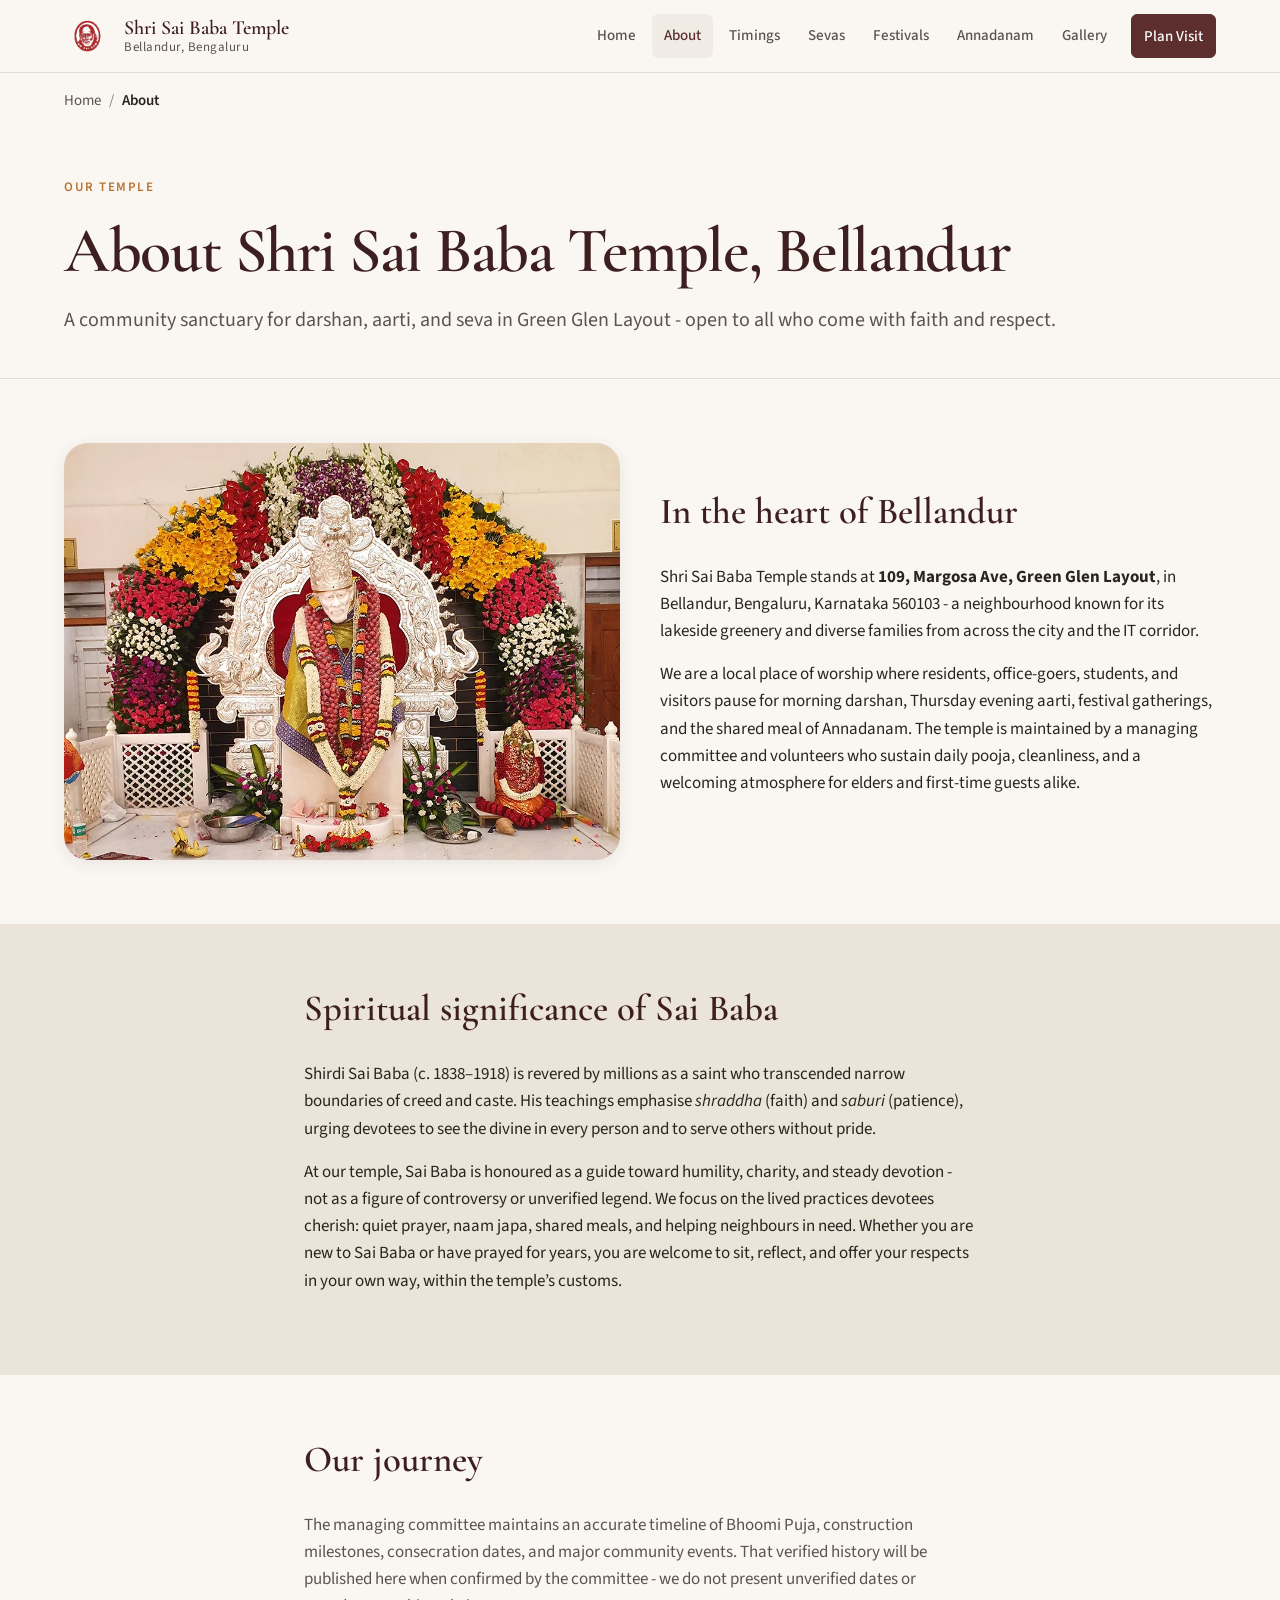
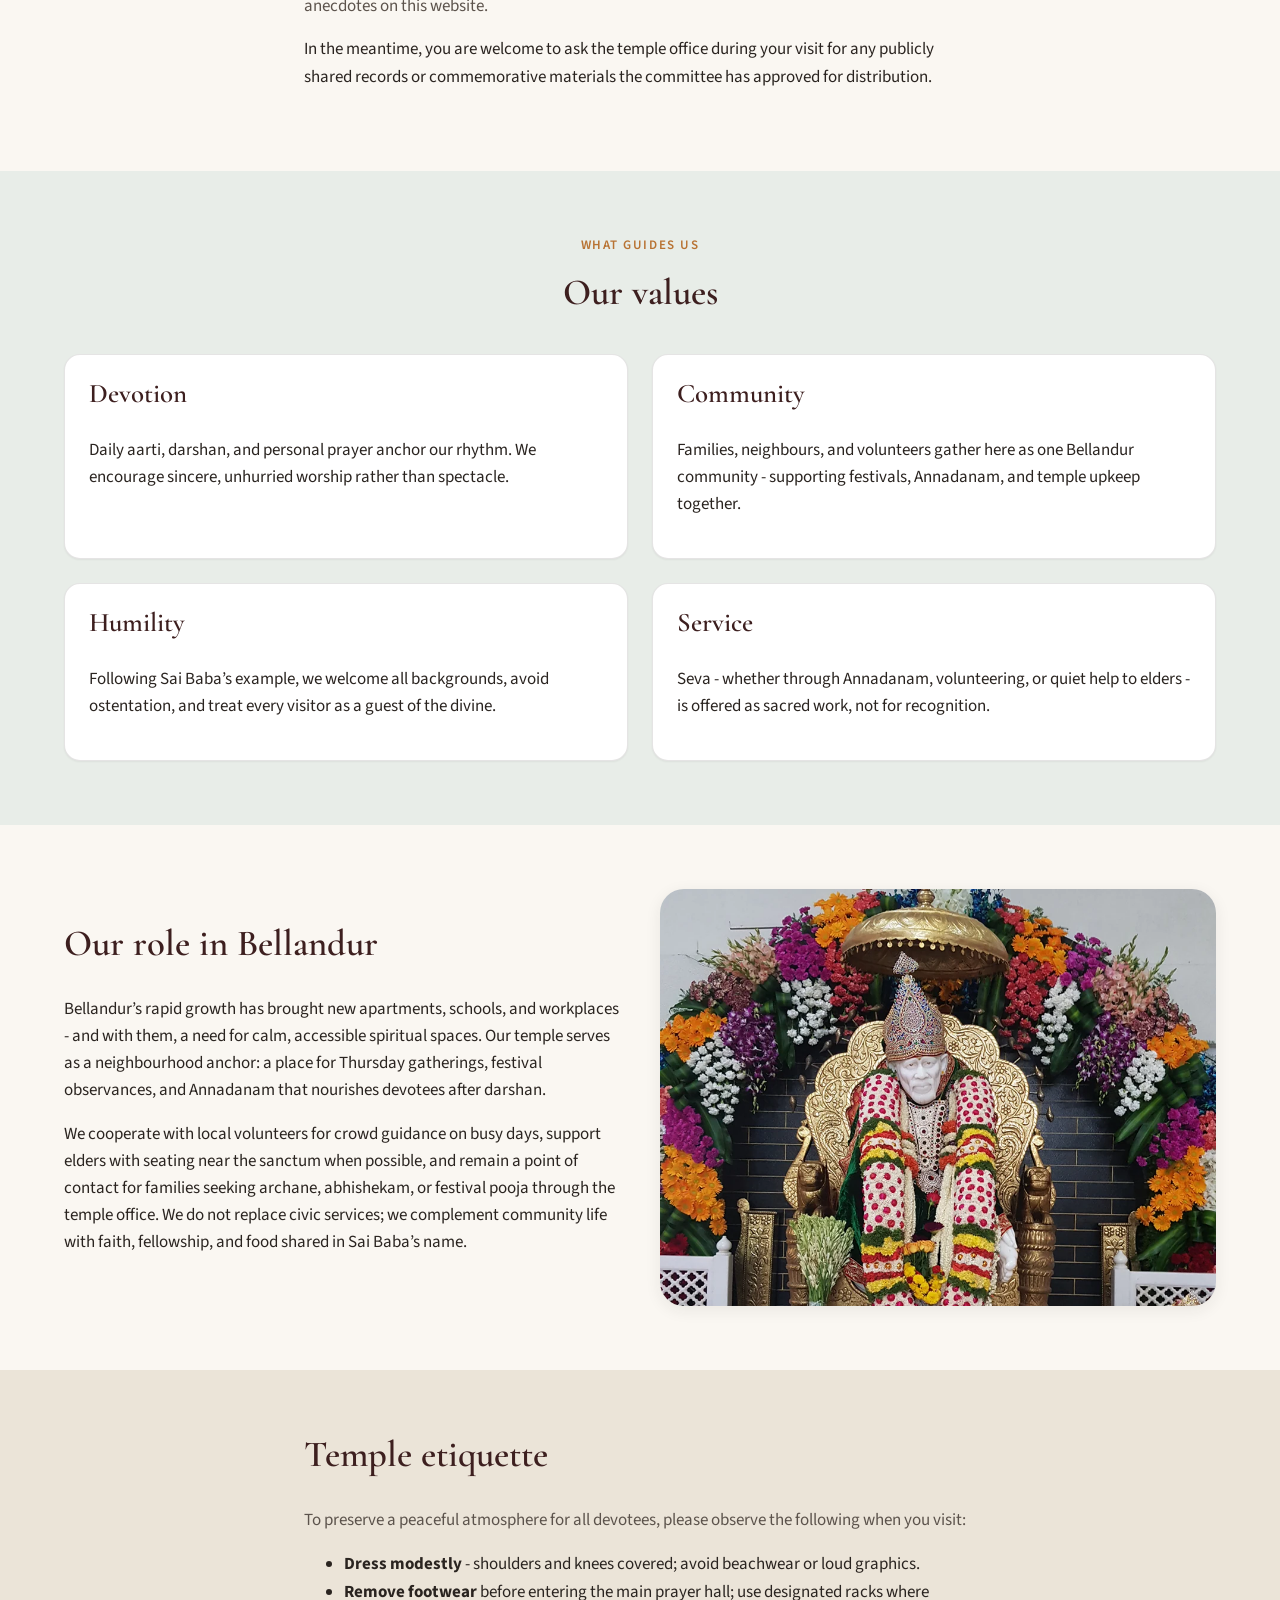
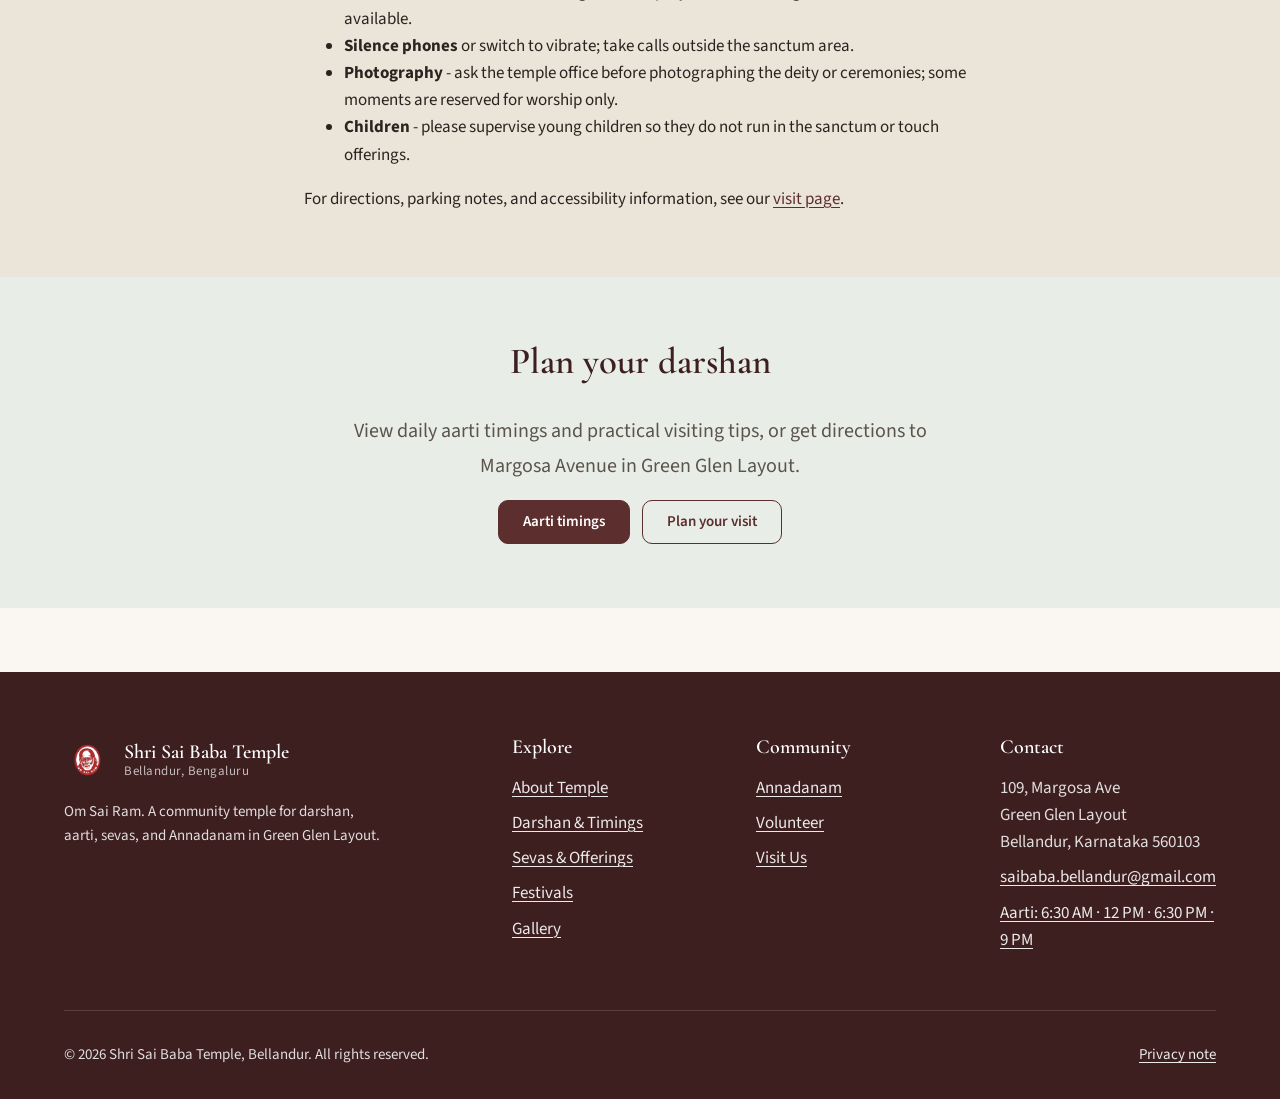
<file: about.html>
<!DOCTYPE html>
<html lang="en">

<head>
  <meta charset="utf-8" />
  <meta name="viewport" content="width=device-width, initial-scale=1" />
  <title>About Shri Sai Baba Temple, Bellandur | Our Story &amp; Values</title>
  <meta name="description" content="Learn about Shri Sai Baba Temple in Green Glen Layout, Bellandur - our spiritual purpose, community role, values, and visitor etiquette for a respectful darshan." />
  <link rel="canonical" href="https://bellandursaibabatemple.com/about.html" />
  <meta property="og:type" content="website" />
  <meta property="og:url" content="https://bellandursaibabatemple.com/about.html" />
  <meta property="og:title" content="About Shri Sai Baba Temple, Bellandur" />
  <meta property="og:description" content="Our temple in Green Glen Layout welcomes devotees for darshan, aarti, and community seva rooted in Sai Baba’s teachings." />
  <meta property="og:image" content="https://bellandursaibabatemple.com/assets/images/history-of-our-temple.webp" />
  <meta name="twitter:card" content="summary_large_image" />
  <meta name="twitter:title" content="About Shri Sai Baba Temple, Bellandur" />
  <meta name="twitter:description" content="Spiritual significance, community values, and visitor etiquette at our Bellandur temple." />
  <link rel="icon" href="assets/icons/favicon.svg" type="image/svg+xml" />
  <link rel="preconnect" href="https://fonts.googleapis.com" />
  <link rel="preconnect" href="https://fonts.gstatic.com" crossorigin />
  <link href="https://fonts.googleapis.com/css2?family=Cormorant+Garamond:ital,wght@0,500;0,600;0,700;1,500&family=Source+Sans+3:wght@400;500;600;700&display=swap" rel="stylesheet" />
  <link rel="stylesheet" href="assets/css/style.css" />
  <link rel="stylesheet" href="assets/css/components.css" />
  <link rel="stylesheet" href="assets/css/responsive.css" />
</head>

<body>
  <a href="#main" class="skip-link">Skip to main content</a>

  <header class="site-header">
    <div class="container site-header__inner">
      <a href="index.html" class="site-logo" aria-label="Shri Sai Baba Temple, Bellandur - Home">
        <img src="assets/images/logo.webp" alt="" width="48" height="48" />
        <span class="site-logo__text">
          <span class="site-logo__name">Shri Sai Baba Temple</span>
          <span class="site-logo__place">Bellandur, Bengaluru</span>
        </span>
      </a>

      <nav class="nav-primary" aria-label="Primary">
        <a href="index.html">Home</a>
        <a href="about.html" aria-current="page">About</a>
        <a href="timings.html">Timings</a>
        <a href="sevas.html">Sevas</a>
        <a href="festivals.html">Festivals</a>
        <a href="annadanam.html">Annadanam</a>
        <a href="gallery.html">Gallery</a>
        <a href="visit.html" class="btn btn--primary nav-cta">Plan Visit</a>
      </nav>

      <button type="button" class="nav-toggle" data-nav-toggle aria-expanded="false" aria-controls="mobile-nav" aria-label="Open menu">
        <svg xmlns="http://www.w3.org/2000/svg" width="24" height="24" viewBox="0 0 24 24" fill="none" stroke="currentColor" stroke-width="2" stroke-linecap="round" stroke-linejoin="round" aria-hidden="true">
          <line x1="4" x2="20" y1="12" y2="12"></line>
          <line x1="4" x2="20" y1="6" y2="6"></line>
          <line x1="4" x2="20" y1="18" y2="18"></line>
        </svg>
      </button>
    </div>
  </header>

  <div class="mobile-nav" data-mobile-nav id="mobile-nav" aria-hidden="true">
    <div class="mobile-nav__backdrop" data-nav-backdrop></div>
    <div class="mobile-nav__panel">
      <button type="button" class="nav-toggle mobile-nav__close" data-nav-close aria-label="Close menu">
        <svg xmlns="http://www.w3.org/2000/svg" width="24" height="24" viewBox="0 0 24 24" fill="none" stroke="currentColor" stroke-width="2" stroke-linecap="round" stroke-linejoin="round" aria-hidden="true">
          <path d="M18 6 6 18"></path>
          <path d="m6 6 12 12"></path>
        </svg>
      </button>
      <nav aria-label="Mobile">
        <ul class="mobile-nav__links">
          <li><a href="index.html">Home</a></li>
          <li><a href="about.html" aria-current="page">About</a></li>
          <li><a href="timings.html">Timings</a></li>
          <li><a href="sevas.html">Sevas</a></li>
          <li><a href="festivals.html">Festivals</a></li>
          <li><a href="annadanam.html">Annadanam</a></li>
          <li><a href="gallery.html">Gallery</a></li>
          <li><a href="visit.html">Visit Us</a></li>
          <li><a href="volunteer.html">Volunteer</a></li>
        </ul>
      </nav>
    </div>
  </div>

  <main id="main">
    <div class="container">
      <nav class="breadcrumbs" aria-label="Breadcrumb">
        <ol>
          <li><a href="index.html">Home</a></li>
          <li><span aria-current="page">About</span></li>
        </ol>
      </nav>
    </div>

    <header class="page-hero">
      <div class="container">
        <p class="eyebrow">Our temple</p>
        <h1>About Shri Sai Baba Temple, Bellandur</h1>
        <p class="lead mb-0">A community sanctuary for darshan, aarti, and seva in Green Glen Layout - open to all who come with faith and respect.</p>
      </div>
    </header>

    <section class="section" aria-labelledby="overview-heading">
      <div class="container split">
        <div class="split__media">
          <img src="assets/images/history-of-our-temple.webp" alt="Devotees gathered at Shri Sai Baba Temple, Bellandur" width="800" height="600" loading="lazy" />
        </div>
        <div>
          <h2 id="overview-heading">In the heart of Bellandur</h2>
          <p>Shri Sai Baba Temple stands at <strong>109, Margosa Ave, Green Glen Layout</strong>, in Bellandur, Bengaluru, Karnataka 560103 - a neighbourhood known for its lakeside greenery and diverse families from
            across the city and the IT corridor.</p>
          <p>We are a local place of worship where residents, office-goers, students, and visitors pause for morning darshan, Thursday evening aarti, festival gatherings, and the shared meal of Annadanam. The temple is
            maintained by a managing committee and volunteers who sustain daily pooja, cleanliness, and a welcoming atmosphere for elders and first-time guests alike.</p>
        </div>
      </div>
    </section>

    <section class="section section--sand" aria-labelledby="significance-heading">
      <div class="container container--narrow">
        <h2 id="significance-heading">Spiritual significance of Sai Baba</h2>
        <p>Shirdi Sai Baba (c. 1838–1918) is revered by millions as a saint who transcended narrow boundaries of creed and caste. His teachings emphasise <em>shraddha</em> (faith) and <em>saburi</em> (patience), urging
          devotees to see the divine in every person and to serve others without pride.</p>
        <p>At our temple, Sai Baba is honoured as a guide toward humility, charity, and steady devotion - not as a figure of controversy or unverified legend. We focus on the lived practices devotees cherish: quiet
          prayer, naam japa, shared meals, and helping neighbours in need. Whether you are new to Sai Baba or have prayed for years, you are welcome to sit, reflect, and offer your respects in your own way, within the
          temple’s customs.</p>
      </div>
    </section>

    <section class="section" aria-labelledby="journey-heading">
      <div class="container container--narrow">
        <h2 id="journey-heading">Our journey</h2>
        <!-- Replace with verified temple-specific content -->
        <p class="text-muted">The managing committee maintains an accurate timeline of Bhoomi Puja, construction milestones, consecration dates, and major community events. That verified history will be published here
          when confirmed by the committee - we do not present unverified dates or anecdotes on this website.</p>
        <p>In the meantime, you are welcome to ask the temple office during your visit for any publicly shared records or commemorative materials the committee has approved for distribution.</p>
      </div>
    </section>

    <section class="section section--leaf" aria-labelledby="values-heading">
      <div class="container">
        <header class="section__header section__header--center">
          <p class="eyebrow">What guides us</p>
          <h2 id="values-heading">Our values</h2>
        </header>
        <div class="card-grid card-grid--2 values-grid">
          <article class="card">
            <div class="card__body">
              <h3>Devotion</h3>
              <p>Daily aarti, darshan, and personal prayer anchor our rhythm. We encourage sincere, unhurried worship rather than spectacle.</p>
            </div>
          </article>
          <article class="card">
            <div class="card__body">
              <h3>Community</h3>
              <p>Families, neighbours, and volunteers gather here as one Bellandur community - supporting festivals, Annadanam, and temple upkeep together.</p>
            </div>
          </article>
          <article class="card">
            <div class="card__body">
              <h3>Humility</h3>
              <p>Following Sai Baba’s example, we welcome all backgrounds, avoid ostentation, and treat every visitor as a guest of the divine.</p>
            </div>
          </article>
          <article class="card">
            <div class="card__body">
              <h3>Service</h3>
              <p>Seva - whether through Annadanam, volunteering, or quiet help to elders - is offered as sacred work, not for recognition.</p>
            </div>
          </article>
        </div>
      </div>
    </section>

    <section class="section" aria-labelledby="community-heading">
      <div class="container split split--reverse">
        <div class="split__media">
          <img src="assets/images/bhumi-puja.webp" alt="Community gathering during temple ceremonies in Bellandur" width="800" height="600" loading="lazy" />
        </div>
        <div>
          <h2 id="community-heading">Our role in Bellandur</h2>
          <p>Bellandur’s rapid growth has brought new apartments, schools, and workplaces - and with them, a need for calm, accessible spiritual spaces. Our temple serves as a neighbourhood anchor: a place for Thursday
            gatherings, festival observances, and Annadanam that nourishes devotees after darshan.</p>
          <p>We cooperate with local volunteers for crowd guidance on busy days, support elders with seating near the sanctum when possible, and remain a point of contact for families seeking archane, abhishekam, or
            festival pooja through the temple office. We do not replace civic services; we complement community life with faith, fellowship, and food shared in Sai Baba’s name.</p>
        </div>
      </div>
    </section>

    <section class="section section--sand" aria-labelledby="etiquette-heading">
      <div class="container container--narrow">
        <h2 id="etiquette-heading">Temple etiquette</h2>
        <p class="text-muted">To preserve a peaceful atmosphere for all devotees, please observe the following when you visit:</p>
        <ul class="etiquette-list">
          <li><strong>Dress modestly</strong> - shoulders and knees covered; avoid beachwear or loud graphics.</li>
          <li><strong>Remove footwear</strong> before entering the main prayer hall; use designated racks where available.</li>
          <li><strong>Silence phones</strong> or switch to vibrate; take calls outside the sanctum area.</li>
          <li><strong>Photography</strong> - ask the temple office before photographing the deity or ceremonies; some moments are reserved for worship only.</li>
          <li><strong>Children</strong> - please supervise young children so they do not run in the sanctum or touch offerings.</li>
        </ul>
        <p class="mb-0">For directions, parking notes, and accessibility information, see our <a href="visit.html">visit page</a>.</p>
      </div>
    </section>

    <section class="section section--leaf" aria-labelledby="about-cta-heading">
      <div class="container text-center">
        <h2 id="about-cta-heading">Plan your darshan</h2>
        <p class="lead" style="margin-inline: auto; max-width: 36rem;">View daily aarti timings and practical visiting tips, or get directions to Margosa Avenue in Green Glen Layout.</p>
        <div class="btn-group" style="justify-content: center;">
          <a href="timings.html" class="btn btn--primary">Aarti timings</a>
          <a href="visit.html" class="btn btn--secondary">Plan your visit</a>
        </div>
      </div>
    </section>
  </main>

  <footer class="site-footer">
    <div class="container">
      <div class="site-footer__grid">
        <div>
          <a href="index.html" class="site-logo" style="color: var(--color-white); margin-bottom: var(--space-4);">
            <img src="assets/images/logo.webp" alt="" width="48" height="48" />
            <span class="site-logo__text">
              <span class="site-logo__name" style="color: var(--color-white);">Shri Sai Baba Temple</span>
              <span class="site-logo__place" style="color: rgba(255,255,255,0.7);">Bellandur, Bengaluru</span>
            </span>
          </a>
          <p class="text-small" style="max-width: 20rem;">Om Sai Ram. A community temple for darshan, aarti, sevas, and Annadanam in Green Glen Layout.</p>
        </div>
        <div>
          <h3>Explore</h3>
          <ul>
            <li><a href="about.html">About Temple</a></li>
            <li><a href="timings.html">Darshan &amp; Timings</a></li>
            <li><a href="sevas.html">Sevas &amp; Offerings</a></li>
            <li><a href="festivals.html">Festivals</a></li>
            <li><a href="gallery.html">Gallery</a></li>
          </ul>
        </div>
        <div>
          <h3>Community</h3>
          <ul>
            <li><a href="annadanam.html">Annadanam</a></li>
            <li><a href="volunteer.html">Volunteer</a></li>
            <li><a href="visit.html">Visit Us</a></li>
          </ul>
        </div>
        <div>
          <h3>Contact</h3>
          <ul>
            <li>109, Margosa Ave<br />Green Glen Layout<br />Bellandur, Karnataka 560103</li>
            <li><a href="mailto:saibaba.bellandur@gmail.com">saibaba.bellandur@gmail.com</a></li>
            <li><a href="timings.html">Aarti: 6:30 AM · 12 PM · 6:30 PM · 9 PM</a></li>
          </ul>
        </div>
      </div>
      <div class="site-footer__bottom">
        <p class="mb-0">&copy; <span id="year">2026</span> Shri Sai Baba Temple, Bellandur. All rights reserved.</p>
        <p class="mb-0"><a href="visit.html#privacy">Privacy note</a></p>
      </div>
    </div>
  </footer>

  <script src="assets/js/navigation.js" defer></script>
  <script src="assets/js/main.js" defer></script>
  <script>
    document.getElementById('year').textContent = new Date().getFullYear();
  </script>
</body>

</html>
</file>
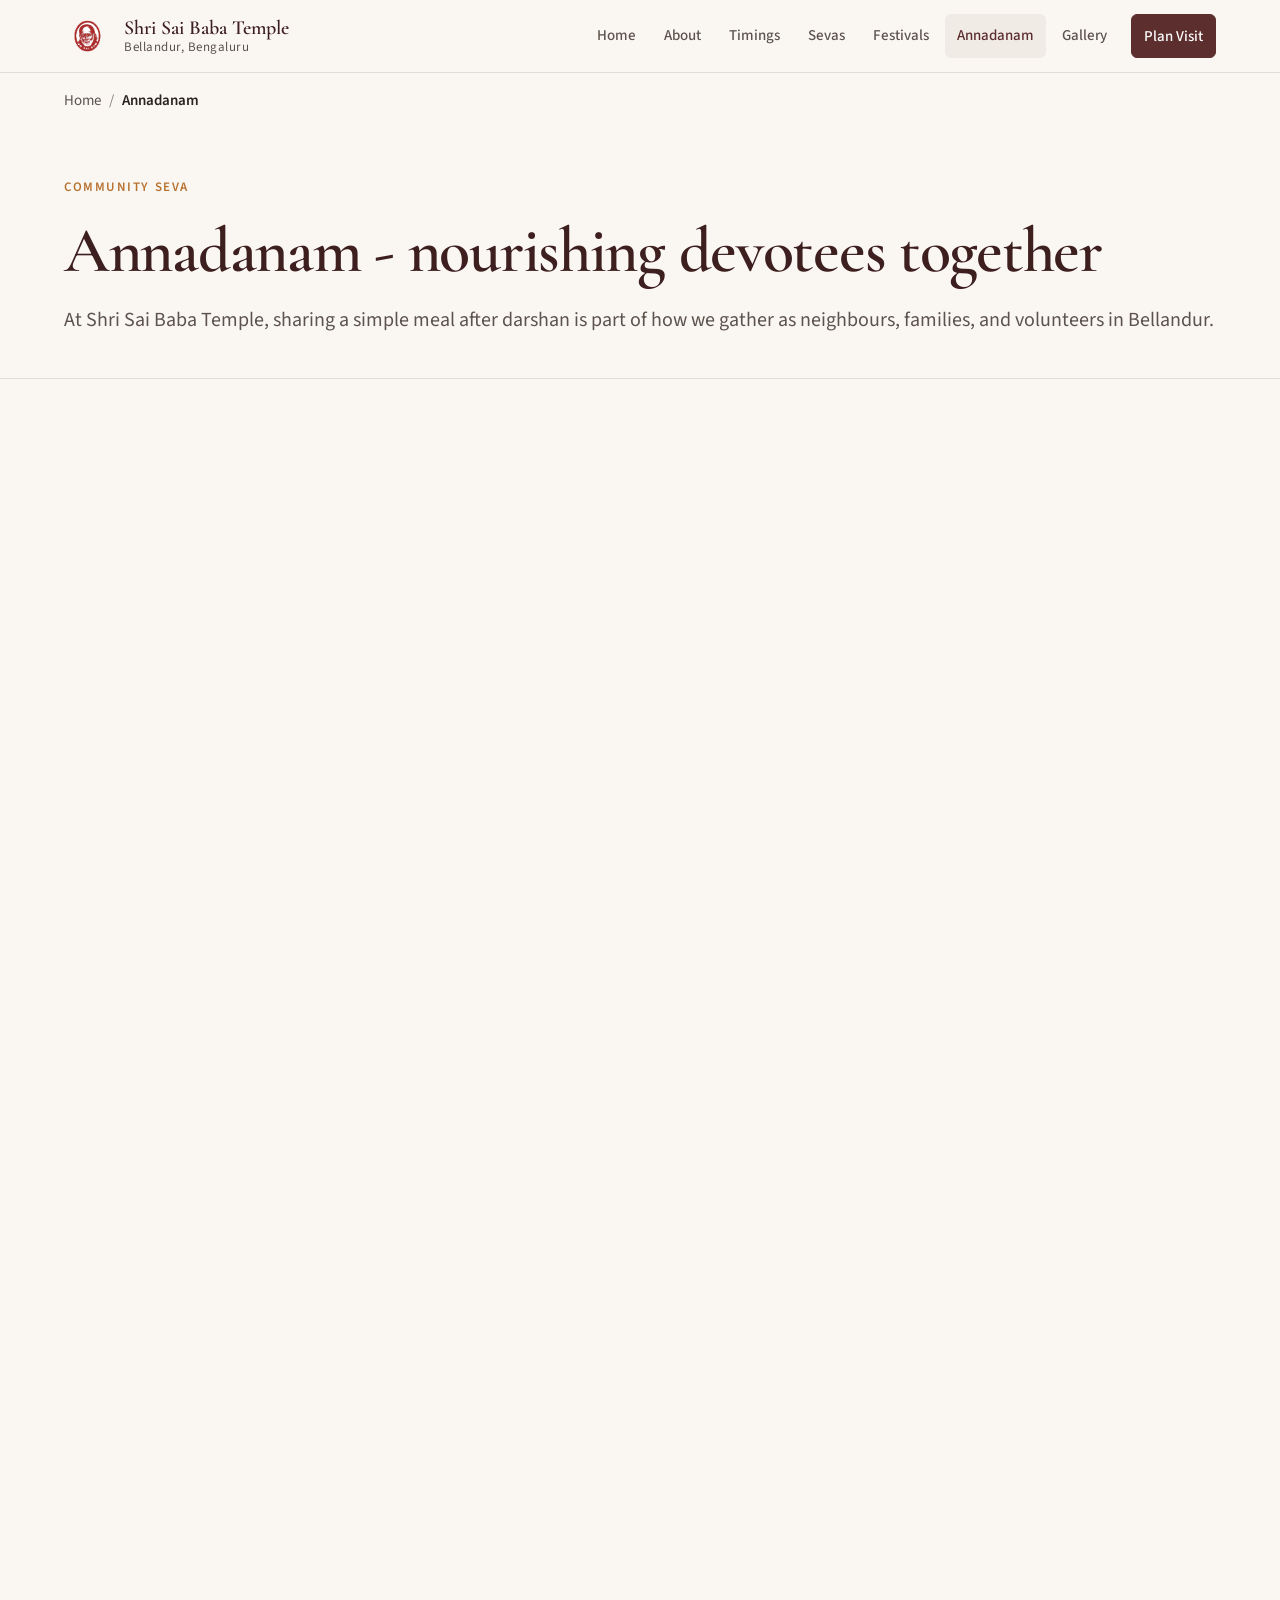
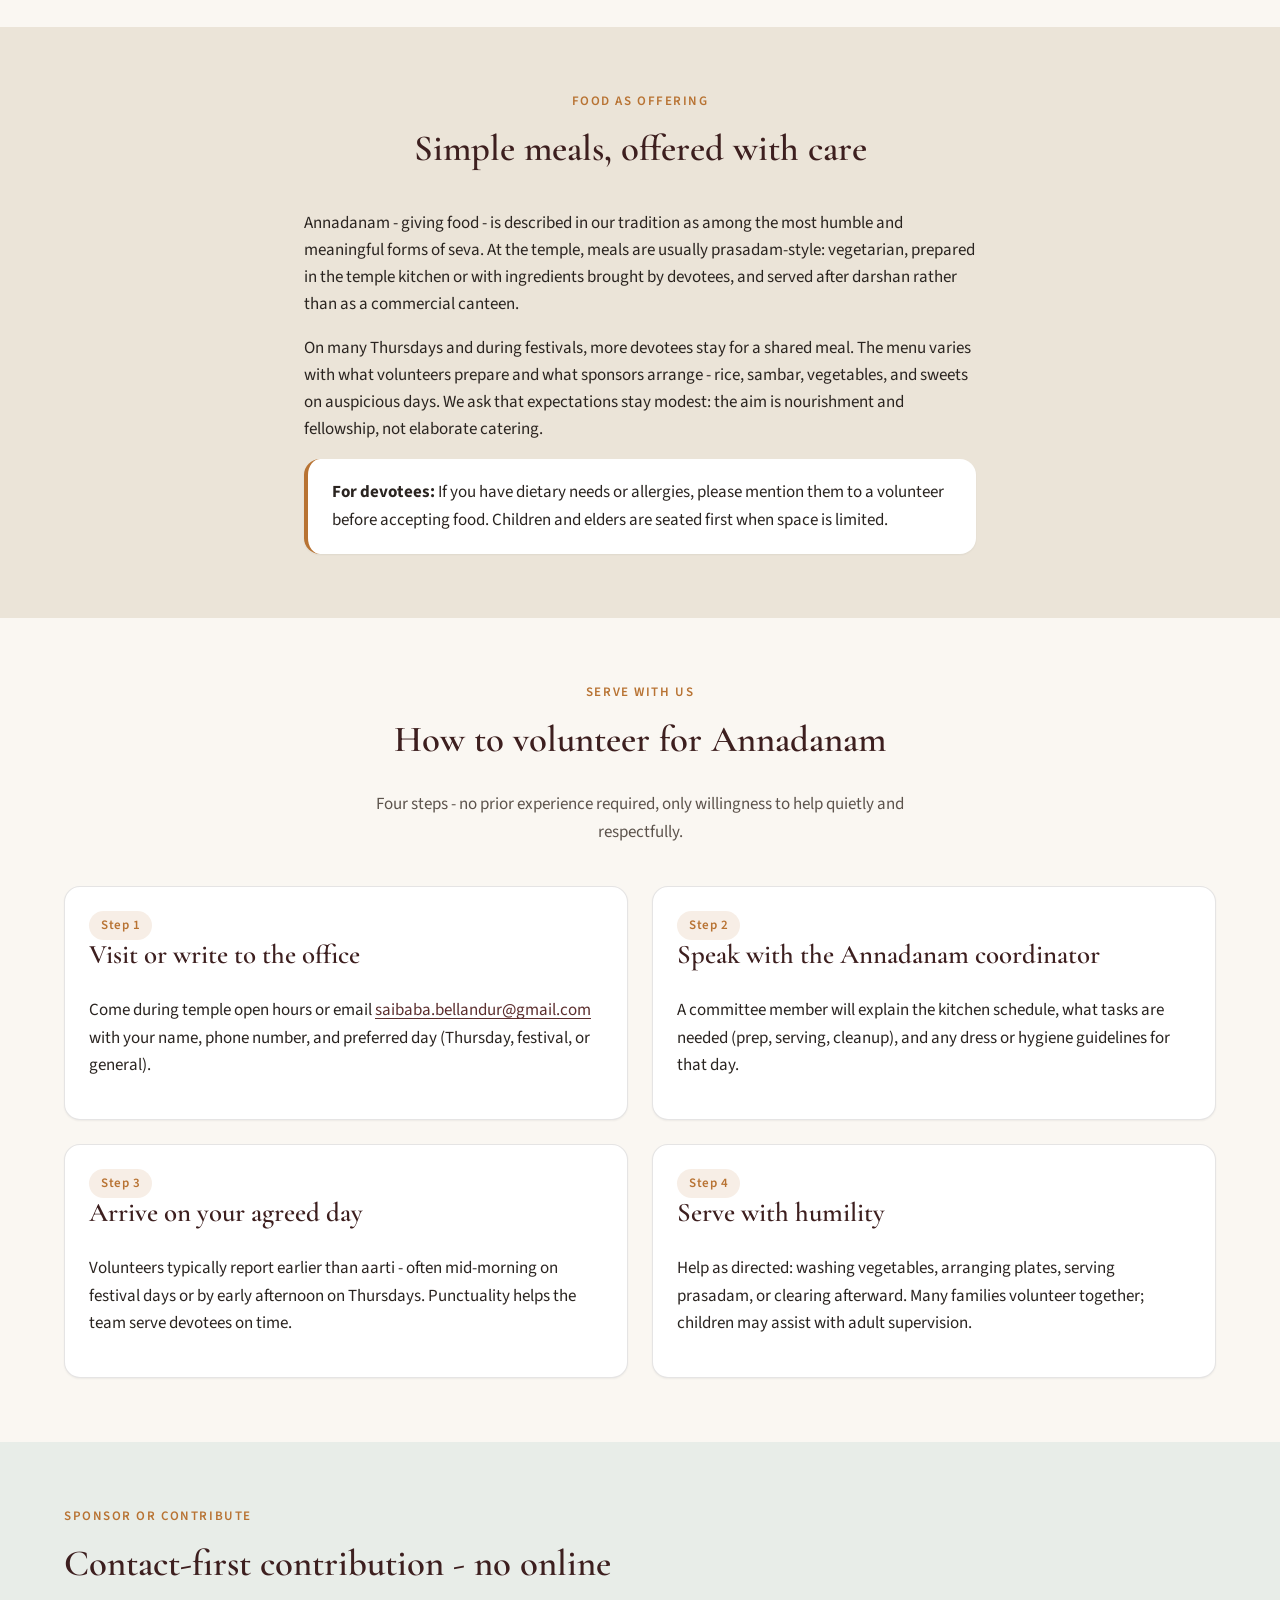
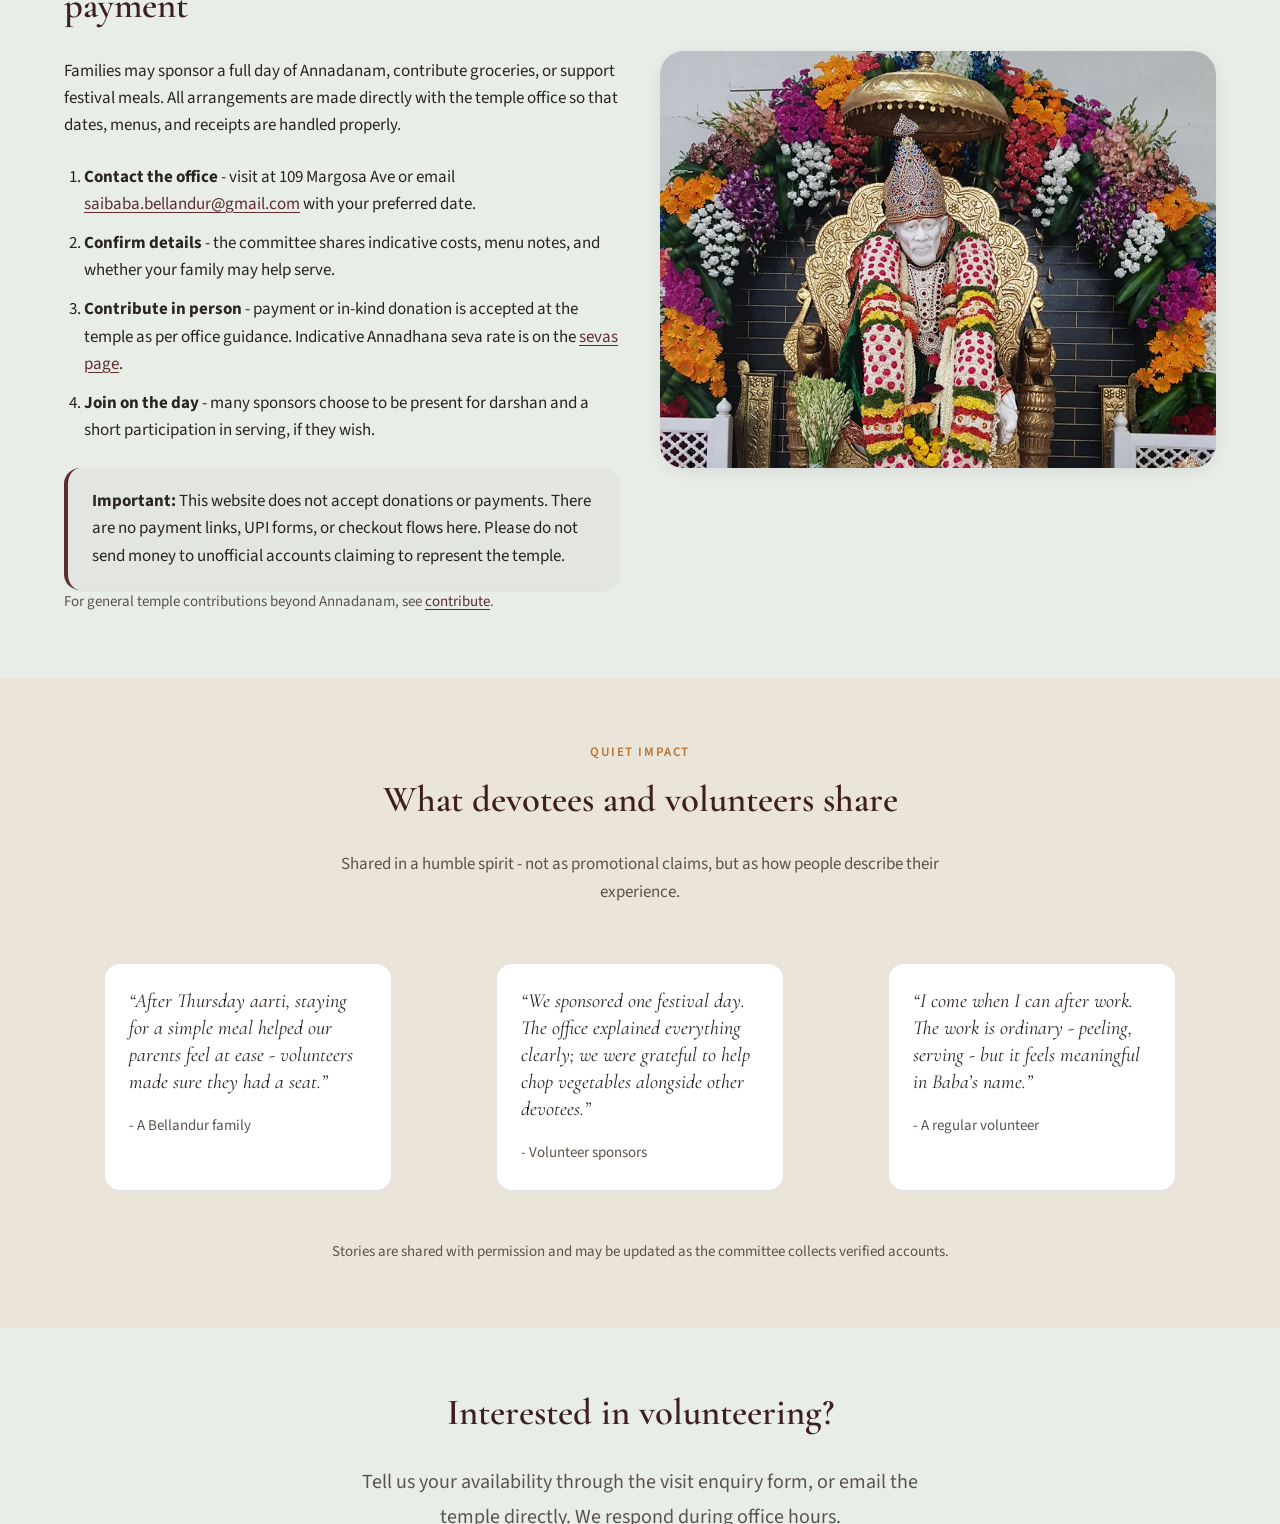
<file: annadanam.html>
<!DOCTYPE html>
<html lang="en">

<head>
  <meta charset="utf-8" />
  <meta name="viewport" content="width=device-width, initial-scale=1" />
  <title>Annadanam &amp; Volunteering | Shri Sai Baba Temple, Bellandur</title>
  <meta name="description" content="Annadanam seva at Shri Sai Baba Temple, Bellandur - community meals after darshan. Volunteer, sponsor a day, or contribute through the temple office. No online payments." />
  <link rel="canonical" href="https://bellandursaibabatemple.com/annadanam.html" />
  <meta property="og:type" content="website" />
  <meta property="og:url" content="https://bellandursaibabatemple.com/annadanam.html" />
  <meta property="og:title" content="Annadanam &amp; Volunteering | Shri Sai Baba Temple, Bellandur" />
  <meta property="og:description" content="Food as sacred offering - volunteer for Annadanam or sponsor a community meal through the temple office." />
  <meta property="og:image" content="https://bellandursaibabatemple.com/assets/images/bhumi-puja.webp" />
  <meta name="twitter:card" content="summary_large_image" />
  <meta name="twitter:title" content="Annadanam | Shri Sai Baba Temple, Bellandur" />
  <meta name="twitter:description" content="Community meals and volunteering at Shri Sai Baba Temple, Bellandur." />
  <link rel="icon" href="assets/icons/favicon.svg" type="image/svg+xml" />
  <link rel="preconnect" href="https://fonts.googleapis.com" />
  <link rel="preconnect" href="https://fonts.gstatic.com" crossorigin />
  <link href="https://fonts.googleapis.com/css2?family=Cormorant+Garamond:ital,wght@0,500;0,600;0,700;1,500&family=Source+Sans+3:wght@400;500;600;700&display=swap" rel="stylesheet" />
  <link rel="stylesheet" href="assets/css/style.css" />
  <link rel="stylesheet" href="assets/css/components.css" />
  <link rel="stylesheet" href="assets/css/responsive.css" />
</head>

<body>
  <a href="#main" class="skip-link">Skip to main content</a>

  <header class="site-header">
    <div class="container site-header__inner">
      <a href="index.html" class="site-logo" aria-label="Shri Sai Baba Temple, Bellandur - Home">
        <img src="assets/images/logo.webp" alt="" width="48" height="48" />
        <span class="site-logo__text">
          <span class="site-logo__name">Shri Sai Baba Temple</span>
          <span class="site-logo__place">Bellandur, Bengaluru</span>
        </span>
      </a>

      <nav class="nav-primary" aria-label="Primary">
        <a href="index.html">Home</a>
        <a href="about.html">About</a>
        <a href="timings.html">Timings</a>
        <a href="sevas.html">Sevas</a>
        <a href="festivals.html">Festivals</a>
        <a href="annadanam.html" aria-current="page">Annadanam</a>
        <a href="gallery.html">Gallery</a>
        <a href="visit.html" class="btn btn--primary nav-cta">Plan Visit</a>
      </nav>

      <button type="button" class="nav-toggle" data-nav-toggle aria-expanded="false" aria-controls="mobile-nav" aria-label="Open menu">
        <svg xmlns="http://www.w3.org/2000/svg" width="24" height="24" viewBox="0 0 24 24" fill="none" stroke="currentColor" stroke-width="2" stroke-linecap="round" stroke-linejoin="round" aria-hidden="true">
          <line x1="4" x2="20" y1="12" y2="12"></line>
          <line x1="4" x2="20" y1="6" y2="6"></line>
          <line x1="4" x2="20" y1="18" y2="18"></line>
        </svg>
      </button>
    </div>
  </header>

  <div class="mobile-nav" data-mobile-nav id="mobile-nav" aria-hidden="true">
    <div class="mobile-nav__backdrop" data-nav-backdrop></div>
    <div class="mobile-nav__panel">
      <button type="button" class="nav-toggle mobile-nav__close" data-nav-close aria-label="Close menu">
        <svg xmlns="http://www.w3.org/2000/svg" width="24" height="24" viewBox="0 0 24 24" fill="none" stroke="currentColor" stroke-width="2" stroke-linecap="round" stroke-linejoin="round" aria-hidden="true">
          <path d="M18 6 6 18"></path>
          <path d="m6 6 12 12"></path>
        </svg>
      </button>
      <nav aria-label="Mobile">
        <ul class="mobile-nav__links">
          <li><a href="index.html">Home</a></li>
          <li><a href="about.html">About</a></li>
          <li><a href="timings.html">Timings</a></li>
          <li><a href="sevas.html">Sevas</a></li>
          <li><a href="festivals.html">Festivals</a></li>
          <li><a href="annadanam.html" aria-current="page">Annadanam</a></li>
          <li><a href="gallery.html">Gallery</a></li>
          <li><a href="visit.html">Visit Us</a></li>
          <li><a href="volunteer.html">Contribute</a></li>
        </ul>
      </nav>
    </div>
  </div>

  <main id="main">
    <div class="container">
      <nav class="breadcrumbs" aria-label="Breadcrumb">
        <ol>
          <li><a href="index.html">Home</a></li>
          <li><span aria-current="page">Annadanam</span></li>
        </ol>
      </nav>
    </div>

    <!-- CMS: page hero -->
    <header class="page-hero">
      <div class="container">
        <p class="eyebrow">Community seva</p>
        <h1>Annadanam - nourishing devotees together</h1>
        <p class="lead mb-0">At Shri Sai Baba Temple, sharing a simple meal after darshan is part of how we gather as neighbours, families, and volunteers in Bellandur.</p>
      </div>
    </header>

    <!-- CMS: community anchor -->
    <section class="section section--lazy" aria-labelledby="anchor-heading">
      <div class="container split">
        <div class="split__media">
          <img src="assets/images/history-of-our-temple.webp" alt="Devotees gathered at the temple after darshan" width="800" height="600" loading="lazy" />
        </div>
        <div>
          <p class="eyebrow">Our community</p>
          <h2 id="anchor-heading">The temple as a neighbourhood anchor</h2>
          <p class="lead">Beyond daily aarti, this temple is a steady meeting place for residents of Green Glen Layout and families from across Bengaluru’s IT corridor.</p>
          <p>Annadanam is not a separate programme from worship - it grows out of the same spirit of fellowship that brings people together for Thursday darshan, festival days, and quiet morning visits. Volunteers who
            already serve during aarti often extend that care to the kitchen and dining area.</p>
          <p class="text-muted text-small mb-0">We do not claim large numbers or grand statistics here. What matters is that anyone who comes with faith and respect is welcome to share a meal when it is offered.</p>
        </div>
      </div>
    </section>

    <!-- CMS: food seva -->
    <section class="section section--sand" aria-labelledby="food-service-heading">
      <div class="container container--narrow">
        <header class="section__header section__header--center">
          <p class="eyebrow">Food as offering</p>
          <h2 id="food-service-heading">Simple meals, offered with care</h2>
        </header>
        <p>Annadanam - giving food - is described in our tradition as among the most humble and meaningful forms of seva. At the temple, meals are usually prasadam-style: vegetarian, prepared in the temple kitchen or
          with ingredients brought by devotees, and served after darshan rather than as a commercial canteen.</p>
        <p>On many Thursdays and during festivals, more devotees stay for a shared meal. The menu varies with what volunteers prepare and what sponsors arrange - rice, sambar, vegetables, and sweets on auspicious days.
          We ask that expectations stay modest: the aim is nourishment and fellowship, not elaborate catering.</p>
        <div class="callout" role="note">
          <p class="mb-0"><strong>For devotees:</strong> If you have dietary needs or allergies, please mention them to a volunteer before accepting food. Children and elders are seated first when space is limited.</p>
        </div>
      </div>
    </section>

    <!-- CMS: volunteer steps -->
    <section class="section" aria-labelledby="volunteer-heading">
      <div class="container">
        <header class="section__header section__header--center">
          <p class="eyebrow">Serve with us</p>
          <h2 id="volunteer-heading">How to volunteer for Annadanam</h2>
          <p class="text-muted mb-0">Four steps - no prior experience required, only willingness to help quietly and respectfully.</p>
        </header>
        <div class="card-grid card-grid--2">
          <article class="card">
            <div class="card__body">
              <span class="badge badge--saffron">Step 1</span>
              <h3>Visit or write to the office</h3>
              <p>Come during temple open hours or email <a href="mailto:saibaba.bellandur@gmail.com">saibaba.bellandur@gmail.com</a> with your name, phone number, and preferred day (Thursday, festival, or general).</p>
            </div>
          </article>
          <article class="card">
            <div class="card__body">
              <span class="badge badge--saffron">Step 2</span>
              <h3>Speak with the Annadanam coordinator</h3>
              <p>A committee member will explain the kitchen schedule, what tasks are needed (prep, serving, cleanup), and any dress or hygiene guidelines for that day.</p>
            </div>
          </article>
          <article class="card">
            <div class="card__body">
              <span class="badge badge--saffron">Step 3</span>
              <h3>Arrive on your agreed day</h3>
              <p>Volunteers typically report earlier than aarti - often mid-morning on festival days or by early afternoon on Thursdays. Punctuality helps the team serve devotees on time.</p>
            </div>
          </article>
          <article class="card">
            <div class="card__body">
              <span class="badge badge--saffron">Step 4</span>
              <h3>Serve with humility</h3>
              <p>Help as directed: washing vegetables, arranging plates, serving prasadam, or clearing afterward. Many families volunteer together; children may assist with adult supervision.</p>
            </div>
          </article>
        </div>
      </div>
    </section>

    <!-- CMS: contact-first contribution -->
    <section class="section section--leaf" aria-labelledby="contribute-heading">
      <div class="container split split--reverse">
        <div class="split__media">
          <img src="assets/images/bhumi-puja.webp" alt="Community gathering during temple ceremonies" width="800" height="600" loading="lazy" />
        </div>
        <div>
          <p class="eyebrow">Sponsor or contribute</p>
          <h2 id="contribute-heading">Contact-first contribution - no online payment</h2>
          <p>Families may sponsor a full day of Annadanam, contribute groceries, or support festival meals. All arrangements are made directly with the temple office so that dates, menus, and receipts are handled
            properly.</p>
          <ol style="padding-left: 1.25rem; margin-block: var(--space-6);">
            <li style="margin-bottom: var(--space-3);"><strong>Contact the office</strong> - visit at 109 Margosa Ave or email <a href="mailto:saibaba.bellandur@gmail.com">saibaba.bellandur@gmail.com</a> with your
              preferred date.</li>
            <li style="margin-bottom: var(--space-3);"><strong>Confirm details</strong> - the committee shares indicative costs, menu notes, and whether your family may help serve.</li>
            <li style="margin-bottom: var(--space-3);"><strong>Contribute in person</strong> - payment or in-kind donation is accepted at the temple as per office guidance. Indicative Annadhana seva rate is on the <a
                href="sevas.html#annadhana">sevas page</a>.</li>
            <li><strong>Join on the day</strong> - many sponsors choose to be present for darshan and a short participation in serving, if they wish.</li>
          </ol>
          <div class="callout callout--thursday" role="note">
            <p class="mb-0"><strong>Important:</strong> This website does not accept donations or payments. There are no payment links, UPI forms, or checkout flows here. Please do not send money to unofficial accounts
              claiming to represent the temple.</p>
          </div>
          <p class="text-muted text-small mb-0">For general temple contributions beyond Annadanam, see <a href="volunteer.html">contribute</a>.</p>
        </div>
      </div>
    </section>

    <!-- CMS: humble impact -->
    <section class="section section--sand" aria-labelledby="impact-heading">
      <div class="container">
        <header class="section__header section__header--center">
          <p class="eyebrow">Quiet impact</p>
          <h2 id="impact-heading">What devotees and volunteers share</h2>
          <p class="text-muted">Shared in a humble spirit - not as promotional claims, but as how people describe their experience.</p>
        </header>
        <div class="card-grid card-grid--3">
          <figure class="testimonial">
            <blockquote>
              <p>“After Thursday aarti, staying for a simple meal helped our parents feel at ease - volunteers made sure they had a seat.”</p>
            </blockquote>
            <figcaption>
              <cite>- A Bellandur family</cite>
            </figcaption>
          </figure>
          <figure class="testimonial">
            <blockquote>
              <p>“We sponsored one festival day. The office explained everything clearly; we were grateful to help chop vegetables alongside other devotees.”</p>
            </blockquote>
            <figcaption>
              <cite>- Volunteer sponsors</cite>
            </figcaption>
          </figure>
          <figure class="testimonial">
            <blockquote>
              <p>“I come when I can after work. The work is ordinary - peeling, serving - but it feels meaningful in Baba’s name.”</p>
            </blockquote>
            <figcaption>
              <cite>- A regular volunteer</cite>
            </figcaption>
          </figure>
        </div>
        <p class="text-center text-small text-muted mb-0" style="margin-top: var(--space-8);">Stories are shared with permission and may be updated as the committee collects verified accounts.</p>
      </div>
    </section>

    <!-- CMS: cta -->
    <section class="section section--leaf" aria-labelledby="annadanam-cta-heading">
      <div class="container text-center">
        <h2 id="annadanam-cta-heading">Interested in volunteering?</h2>
        <p class="lead" style="margin-inline: auto; max-width: 36rem;">Tell us your availability through the visit enquiry form, or email the temple directly. We respond during office hours.</p>
        <div class="btn-group" style="justify-content: center;">
          <a href="visit.html#enquiry" class="btn btn--primary">Volunteer enquiry - visit form</a>
          <a href="mailto:saibaba.bellandur@gmail.com" class="btn btn--secondary">Email the temple</a>
        </div>
        <p class="text-small text-muted mb-0" style="margin-top: var(--space-6);">
          109 Margosa Ave, Green Glen Layout, Bellandur ·
          <a href="mailto:saibaba.bellandur@gmail.com">saibaba.bellandur@gmail.com</a>
        </p>
      </div>
    </section>
  </main>

  <footer class="site-footer">
    <div class="container">
      <div class="site-footer__grid">
        <div>
          <a href="index.html" class="site-logo" style="color: var(--color-white); margin-bottom: var(--space-4);">
            <img src="assets/images/logo.webp" alt="" width="48" height="48" />
            <span class="site-logo__text">
              <span class="site-logo__name" style="color: var(--color-white);">Shri Sai Baba Temple</span>
              <span class="site-logo__place" style="color: rgba(255,255,255,0.7);">Bellandur, Bengaluru</span>
            </span>
          </a>
          <p class="text-small" style="max-width: 20rem;">Om Sai Ram. A community temple for darshan, aarti, sevas, and Annadanam in Green Glen Layout.</p>
        </div>
        <div>
          <h3>Explore</h3>
          <ul>
            <li><a href="about.html">About Temple</a></li>
            <li><a href="timings.html">Darshan &amp; Timings</a></li>
            <li><a href="sevas.html">Sevas &amp; Offerings</a></li>
            <li><a href="festivals.html">Festivals</a></li>
            <li><a href="gallery.html">Gallery</a></li>
          </ul>
        </div>
        <div>
          <h3>Community</h3>
          <ul>
            <li><a href="annadanam.html">Annadanam</a></li>
            <li><a href="volunteer.html">Contribute</a></li>
            <li><a href="visit.html">Visit Us</a></li>
          </ul>
        </div>
        <div>
          <h3>Contact</h3>
          <ul>
            <li>109 Margosa Ave<br />Green Glen Layout<br />Bellandur, Karnataka 560103</li>
            <li><a href="mailto:saibaba.bellandur@gmail.com">saibaba.bellandur@gmail.com</a></li>
            <li><a href="timings.html">Aarti: 6:30 AM · 12 PM · 6:30 PM · 9 PM</a></li>
          </ul>
        </div>
      </div>
      <div class="site-footer__bottom">
        <p class="mb-0">&copy; <span id="year">2026</span> Shri Sai Baba Temple, Bellandur. All rights reserved.</p>
        <p class="mb-0"><a href="visit.html#privacy">Privacy note</a></p>
      </div>
    </div>
  </footer>

  <script src="assets/js/navigation.js" defer></script>
  <script src="assets/js/faq.js" defer></script>
  <script src="assets/js/main.js" defer></script>
</body>

</html>
</file>
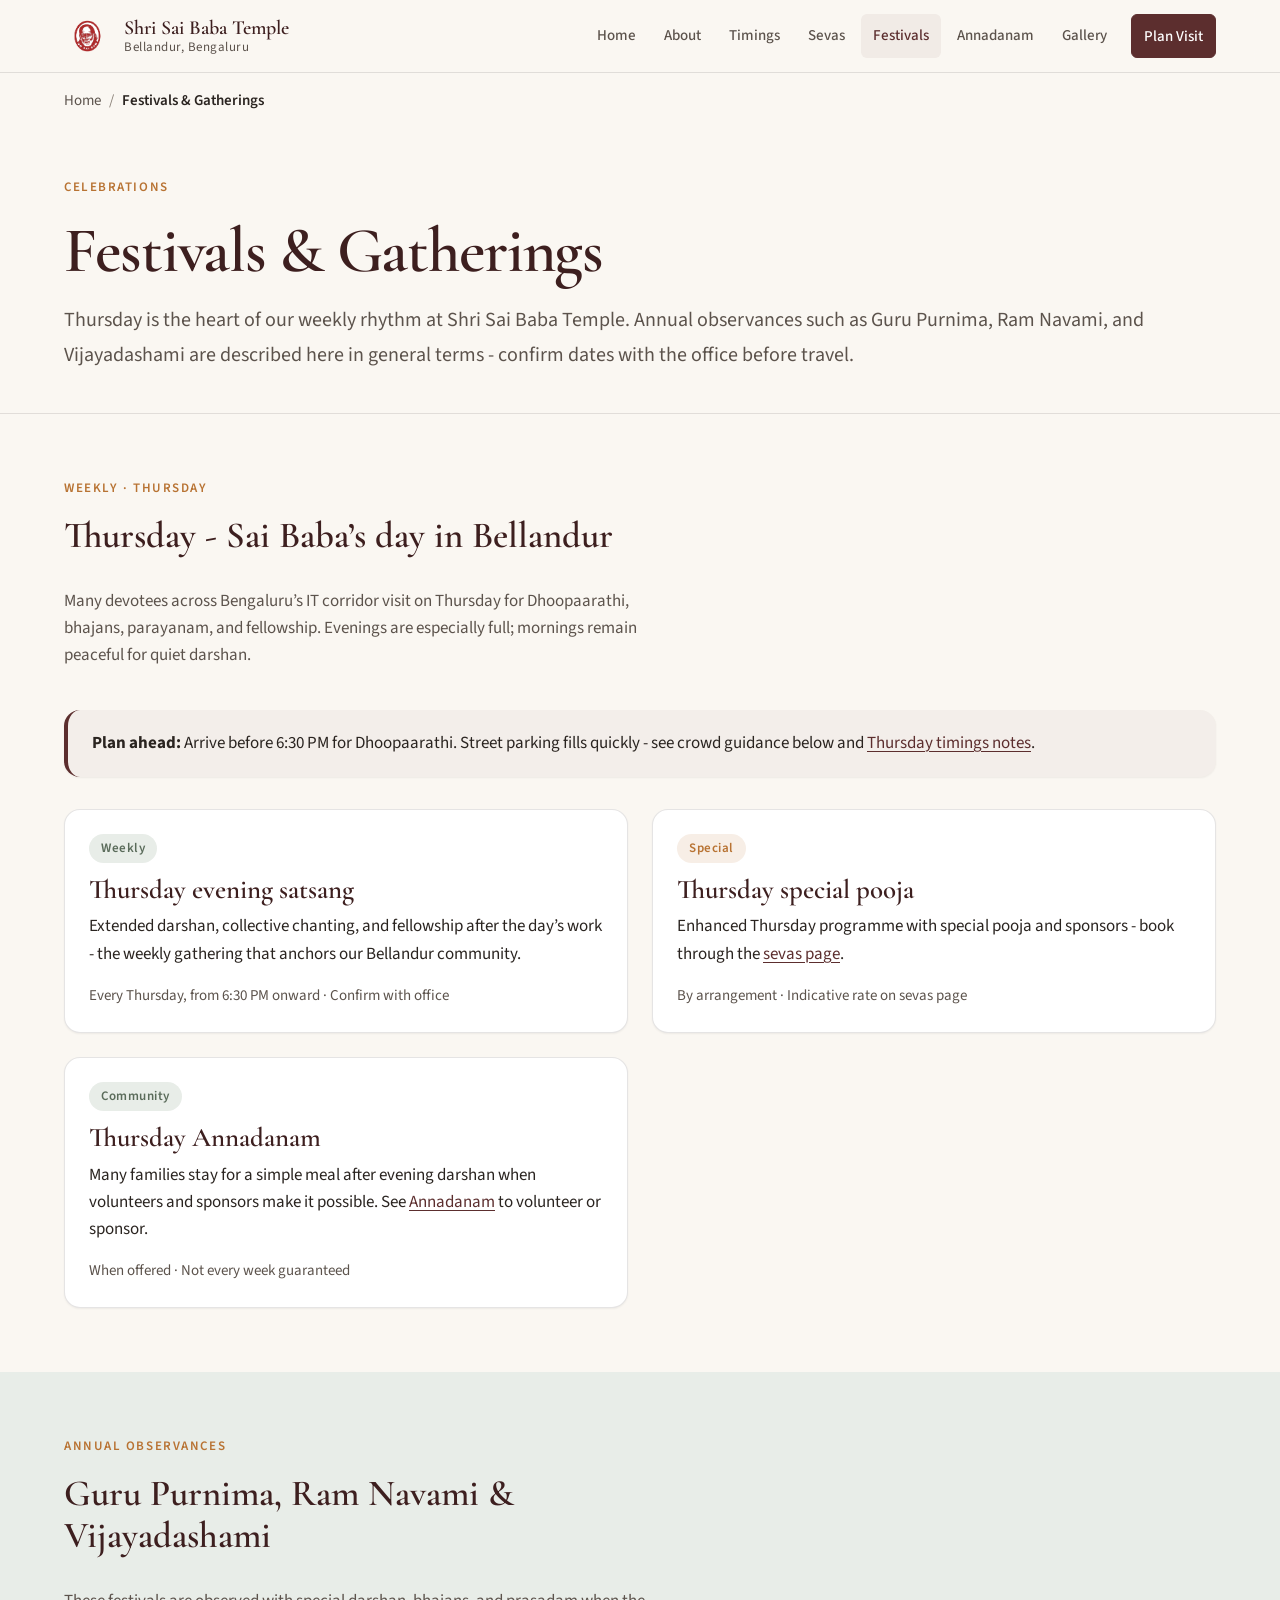
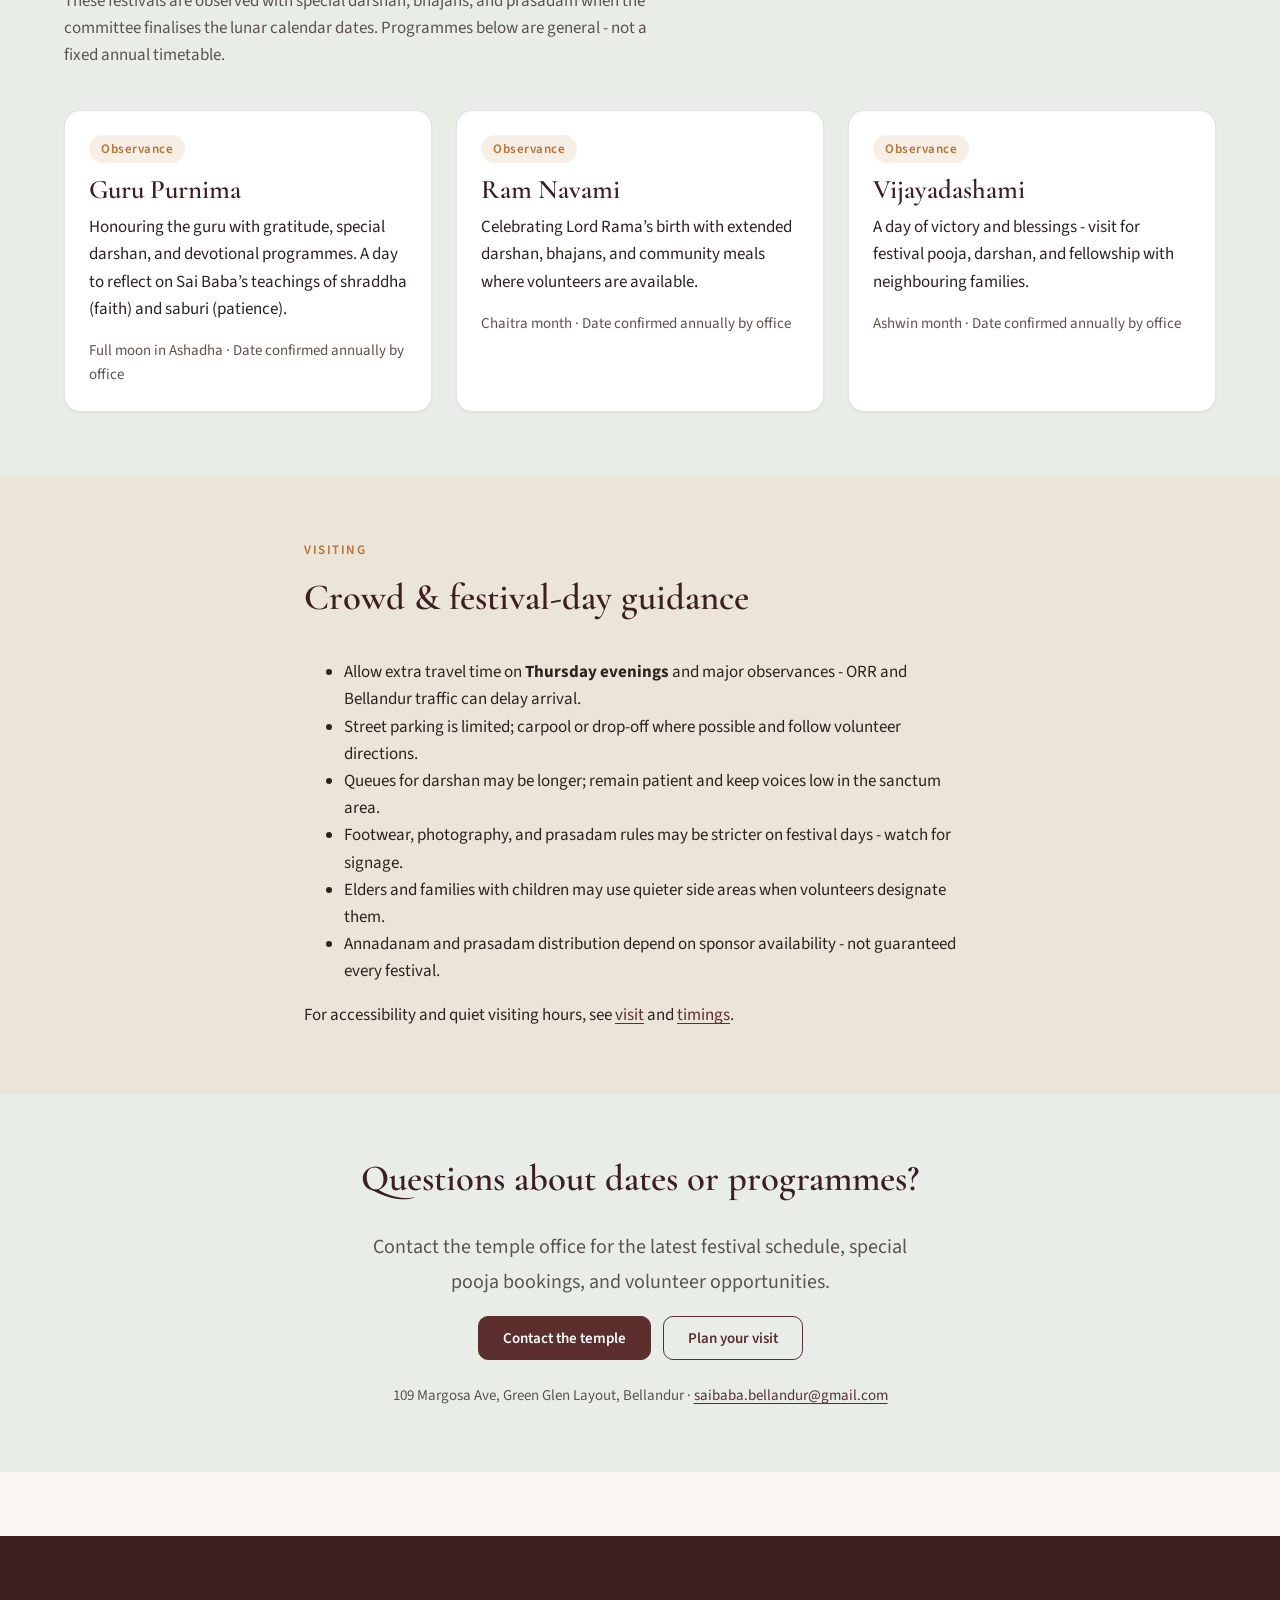
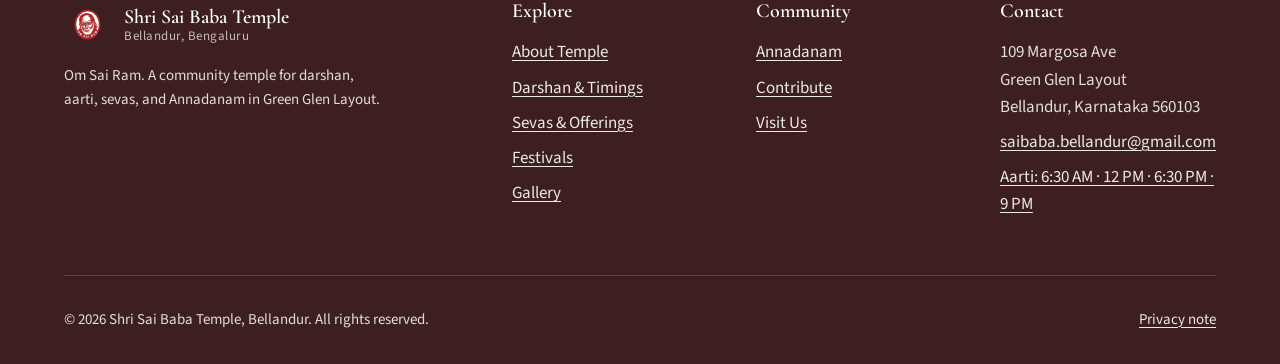
<file: festivals.html>
<!DOCTYPE html>
<html lang="en">

<head>
  <meta charset="utf-8" />
  <meta name="viewport" content="width=device-width, initial-scale=1" />
  <title>Festivals &amp; Thursday Gatherings | Shri Sai Baba Temple, Bellandur</title>
  <meta name="description" content="Thursday satsang, Guru Purnima, Ram Navami, Vijayadashami, and community observances at Shri Sai Baba Temple, Bellandur. General guidance for devotees and visitors." />
  <link rel="canonical" href="https://bellandursaibabatemple.com/festivals.html" />
  <meta property="og:type" content="website" />
  <meta property="og:url" content="https://bellandursaibabatemple.com/festivals.html" />
  <meta property="og:title" content="Festivals &amp; Gatherings | Shri Sai Baba Temple, Bellandur" />
  <meta property="og:description" content="Join weekly Thursday gatherings and annual observances. Confirm dates with the temple office before travel." />
  <meta property="og:image" content="https://bellandursaibabatemple.com/assets/images/history-of-our-temple.webp" />
  <meta name="twitter:card" content="summary_large_image" />
  <meta name="twitter:title" content="Festivals &amp; Gatherings | Shri Sai Baba Temple, Bellandur" />
  <meta name="twitter:description" content="Thursday satsang and festival observances at our Bellandur community temple." />
  <link rel="icon" href="assets/icons/favicon.svg" type="image/svg+xml" />
  <link rel="preconnect" href="https://fonts.googleapis.com" />
  <link rel="preconnect" href="https://fonts.gstatic.com" crossorigin />
  <link href="https://fonts.googleapis.com/css2?family=Cormorant+Garamond:ital,wght@0,500;0,600;0,700;1,500&family=Source+Sans+3:wght@400;500;600;700&display=swap" rel="stylesheet" />
  <link rel="stylesheet" href="assets/css/style.css" />
  <link rel="stylesheet" href="assets/css/components.css" />
  <link rel="stylesheet" href="assets/css/responsive.css" />
  <script type="application/ld+json">
  {
    "@context": "https://schema.org",
    "@type": "Event",
    "name": "Thursday Evening Satsang",
    "description": "Weekly Thursday gathering with Dhoopaarathi, bhajans, and Sai Baba parayanam at Shri Sai Baba Temple, Bellandur.",
    "image": "https://bellandursaibabatemple.com/assets/images/history-of-our-temple.webp",
    "eventAttendanceMode": "https://schema.org/OfflineEventAttendanceMode",
    "eventStatus": "https://schema.org/EventScheduled",
    "location": {
      "@type": "Place",
      "name": "Shri Sai Baba Temple, Bellandur",
      "address": {
        "@type": "PostalAddress",
        "streetAddress": "109, Margosa Ave, Green Glen Layout",
        "addressLocality": "Bellandur",
        "addressRegion": "Karnataka",
        "postalCode": "560103",
        "addressCountry": "IN"
      },
      "geo": {
        "@type": "GeoCoordinates",
        "latitude": 12.928032,
        "longitude": 77.672208
      }
    },
    "organizer": {
      "@type": "Organization",
      "name": "Shri Sai Baba Temple, Bellandur",
      "url": "https://bellandursaibabatemple.com/"
    },
    "eventSchedule": {
      "@type": "Schedule",
      "repeatFrequency": "P1W",
      "byDay": "https://schema.org/Thursday",
      "startTime": "18:30",
      "endTime": "21:00"
    }
  }
  </script>
</head>

<body>
  <a href="#main" class="skip-link">Skip to main content</a>

  <header class="site-header">
    <div class="container site-header__inner">
      <a href="index.html" class="site-logo" aria-label="Shri Sai Baba Temple, Bellandur - Home">
        <img src="assets/images/logo.webp" alt="" width="48" height="48" />
        <span class="site-logo__text">
          <span class="site-logo__name">Shri Sai Baba Temple</span>
          <span class="site-logo__place">Bellandur, Bengaluru</span>
        </span>
      </a>

      <nav class="nav-primary" aria-label="Primary">
        <a href="index.html">Home</a>
        <a href="about.html">About</a>
        <a href="timings.html">Timings</a>
        <a href="sevas.html">Sevas</a>
        <a href="festivals.html" aria-current="page">Festivals</a>
        <a href="annadanam.html">Annadanam</a>
        <a href="gallery.html">Gallery</a>
        <a href="visit.html" class="btn btn--primary nav-cta">Plan Visit</a>
      </nav>

      <button type="button" class="nav-toggle" data-nav-toggle aria-expanded="false" aria-controls="mobile-nav" aria-label="Open menu">
        <svg xmlns="http://www.w3.org/2000/svg" width="24" height="24" viewBox="0 0 24 24" fill="none" stroke="currentColor" stroke-width="2" stroke-linecap="round" stroke-linejoin="round" aria-hidden="true">
          <line x1="4" x2="20" y1="12" y2="12"></line>
          <line x1="4" x2="20" y1="6" y2="6"></line>
          <line x1="4" x2="20" y1="18" y2="18"></line>
        </svg>
      </button>
    </div>
  </header>

  <div class="mobile-nav" data-mobile-nav id="mobile-nav" aria-hidden="true">
    <div class="mobile-nav__backdrop" data-nav-backdrop></div>
    <div class="mobile-nav__panel">
      <button type="button" class="nav-toggle mobile-nav__close" data-nav-close aria-label="Close menu">
        <svg xmlns="http://www.w3.org/2000/svg" width="24" height="24" viewBox="0 0 24 24" fill="none" stroke="currentColor" stroke-width="2" stroke-linecap="round" stroke-linejoin="round" aria-hidden="true">
          <path d="M18 6 6 18"></path>
          <path d="m6 6 12 12"></path>
        </svg>
      </button>
      <nav aria-label="Mobile">
        <ul class="mobile-nav__links">
          <li><a href="index.html">Home</a></li>
          <li><a href="about.html">About</a></li>
          <li><a href="timings.html">Timings</a></li>
          <li><a href="sevas.html">Sevas</a></li>
          <li><a href="festivals.html" aria-current="page">Festivals</a></li>
          <li><a href="annadanam.html">Annadanam</a></li>
          <li><a href="gallery.html">Gallery</a></li>
          <li><a href="visit.html">Visit Us</a></li>
          <li><a href="volunteer.html">Contribute</a></li>
        </ul>
      </nav>
    </div>
  </div>

  <main id="main">
    <div class="container">
      <nav class="breadcrumbs" aria-label="Breadcrumb">
        <ol>
          <li><a href="index.html">Home</a></li>
          <li><span aria-current="page">Festivals &amp; Gatherings</span></li>
        </ol>
      </nav>
    </div>

    <!-- CMS: page hero -->
    <header class="page-hero">
      <div class="container">
        <p class="eyebrow">Celebrations</p>
        <h1>Festivals &amp; Gatherings</h1>
        <p class="lead mb-0">Thursday is the heart of our weekly rhythm at Shri Sai Baba Temple. Annual observances such as Guru Purnima, Ram Navami, and Vijayadashami are described here in general terms - confirm dates
          with the office before travel.</p>
      </div>
    </header>

    <!-- CMS: thursday emphasis -->
    <section class="section" aria-labelledby="thursday-heading">
      <div class="container">
        <header class="section__header">
          <p class="eyebrow">Weekly · Thursday</p>
          <h2 id="thursday-heading">Thursday - Sai Baba’s day in Bellandur</h2>
          <p class="text-muted mb-0">Many devotees across Bengaluru’s IT corridor visit on Thursday for Dhoopaarathi, bhajans, parayanam, and fellowship. Evenings are especially full; mornings remain peaceful for quiet
            darshan.</p>
        </header>
        <div class="callout callout--thursday" role="note">
          <p class="mb-0"><strong>Plan ahead:</strong> Arrive before 6:30 PM for Dhoopaarathi. Street parking fills quickly - see crowd guidance below and <a href="timings.html#thursday">Thursday timings notes</a>.</p>
        </div>
        <div class="card-grid card-grid--2" style="margin-top: var(--space-8);">
          <article class="card event-card" id="thursday-satsang">
            <div class="card__body">
              <span class="badge">Weekly</span>
              <h3>Thursday evening satsang</h3>
              <p>Extended darshan, collective chanting, and fellowship after the day’s work - the weekly gathering that anchors our Bellandur community.</p>
              <p class="text-small text-muted mb-0">Every Thursday, from 6:30 PM onward · Confirm with office</p>
            </div>
          </article>
          <article class="card event-card">
            <div class="card__body">
              <span class="badge badge--saffron">Special</span>
              <h3>Thursday special pooja</h3>
              <p>Enhanced Thursday programme with special pooja and sponsors - book through the <a href="sevas.html#thursday-special">sevas page</a>.</p>
              <p class="text-small text-muted mb-0">By arrangement · Indicative rate on sevas page</p>
            </div>
          </article>
          <article class="card event-card">
            <div class="card__body">
              <span class="badge">Community</span>
              <h3>Thursday Annadanam</h3>
              <p>Many families stay for a simple meal after evening darshan when volunteers and sponsors make it possible. See <a href="annadanam.html">Annadanam</a> to volunteer or sponsor.</p>
              <p class="text-small text-muted mb-0">When offered · Not every week guaranteed</p>
            </div>
          </article>
        </div>
      </div>
    </section>

    <!-- CMS: annual observances -->
    <section class="section section--leaf section--lazy" aria-labelledby="observances-heading">
      <div class="container">
        <header class="section__header">
          <p class="eyebrow">Annual observances</p>
          <h2 id="observances-heading">Guru Purnima, Ram Navami &amp; Vijayadashami</h2>
          <p class="text-muted mb-0">These festivals are observed with special darshan, bhajans, and prasadam when the committee finalises the lunar calendar dates. Programmes below are general - not a fixed annual
            timetable.</p>
        </header>
        <div class="card-grid card-grid--3">
          <article class="card event-card" id="guru-purnima">
            <div class="card__body">
              <span class="badge badge--saffron">Observance</span>
              <h3>Guru Purnima</h3>
              <p>Honouring the guru with gratitude, special darshan, and devotional programmes. A day to reflect on Sai Baba’s teachings of shraddha (faith) and saburi (patience).</p>
              <p class="text-small text-muted mb-0">Full moon in Ashadha · Date confirmed annually by office</p>
            </div>
          </article>
          <article class="card event-card" id="ram-navami">
            <div class="card__body">
              <span class="badge badge--saffron">Observance</span>
              <h3>Ram Navami</h3>
              <p>Celebrating Lord Rama’s birth with extended darshan, bhajans, and community meals where volunteers are available.</p>
              <p class="text-small text-muted mb-0">Chaitra month · Date confirmed annually by office</p>
            </div>
          </article>
          <article class="card event-card" id="vijayadashami">
            <div class="card__body">
              <span class="badge badge--saffron">Observance</span>
              <h3>Vijayadashami</h3>
              <p>A day of victory and blessings - visit for festival pooja, darshan, and fellowship with neighbouring families.</p>
              <p class="text-small text-muted mb-0">Ashwin month · Date confirmed annually by office</p>
            </div>
          </article>
        </div>
      </div>
    </section>

    <!-- CMS: crowd guidance -->
    <section class="section section--sand" aria-labelledby="crowd-heading">
      <div class="container container--narrow">
        <header class="section__header">
          <p class="eyebrow">Visiting</p>
          <h2 id="crowd-heading">Crowd &amp; festival-day guidance</h2>
        </header>
        <ul>
          <li>Allow extra travel time on <strong>Thursday evenings</strong> and major observances - ORR and Bellandur traffic can delay arrival.</li>
          <li>Street parking is limited; carpool or drop-off where possible and follow volunteer directions.</li>
          <li>Queues for darshan may be longer; remain patient and keep voices low in the sanctum area.</li>
          <li>Footwear, photography, and prasadam rules may be stricter on festival days - watch for signage.</li>
          <li>Elders and families with children may use quieter side areas when volunteers designate them.</li>
          <li>Annadanam and prasadam distribution depend on sponsor availability - not guaranteed every festival.</li>
        </ul>
        <p class="mb-0">For accessibility and quiet visiting hours, see <a href="visit.html">visit</a> and <a href="timings.html">timings</a>.</p>
      </div>
    </section>

    <!-- CMS: contact cta -->
    <section class="section section--leaf" aria-labelledby="festival-cta-heading">
      <div class="container text-center">
        <h2 id="festival-cta-heading">Questions about dates or programmes?</h2>
        <p class="lead" style="margin-inline: auto; max-width: 36rem;">Contact the temple office for the latest festival schedule, special pooja bookings, and volunteer opportunities.</p>
        <div class="btn-group" style="justify-content: center;">
          <a href="mailto:saibaba.bellandur@gmail.com?subject=Festival%20enquiry" class="btn btn--primary">Contact the temple</a>
          <a href="visit.html" class="btn btn--secondary">Plan your visit</a>
        </div>
        <p class="text-small text-muted mb-0" style="margin-top: var(--space-6);">
          109 Margosa Ave, Green Glen Layout, Bellandur ·
          <a href="mailto:saibaba.bellandur@gmail.com">saibaba.bellandur@gmail.com</a>
        </p>
      </div>
    </section>
  </main>

  <footer class="site-footer">
    <div class="container">
      <div class="site-footer__grid">
        <div>
          <a href="index.html" class="site-logo" style="color: var(--color-white); margin-bottom: var(--space-4);">
            <img src="assets/images/logo.webp" alt="" width="48" height="48" />
            <span class="site-logo__text">
              <span class="site-logo__name" style="color: var(--color-white);">Shri Sai Baba Temple</span>
              <span class="site-logo__place" style="color: rgba(255,255,255,0.7);">Bellandur, Bengaluru</span>
            </span>
          </a>
          <p class="text-small" style="max-width: 20rem;">Om Sai Ram. A community temple for darshan, aarti, sevas, and Annadanam in Green Glen Layout.</p>
        </div>
        <div>
          <h3>Explore</h3>
          <ul>
            <li><a href="about.html">About Temple</a></li>
            <li><a href="timings.html">Darshan &amp; Timings</a></li>
            <li><a href="sevas.html">Sevas &amp; Offerings</a></li>
            <li><a href="festivals.html">Festivals</a></li>
            <li><a href="gallery.html">Gallery</a></li>
          </ul>
        </div>
        <div>
          <h3>Community</h3>
          <ul>
            <li><a href="annadanam.html">Annadanam</a></li>
            <li><a href="volunteer.html">Contribute</a></li>
            <li><a href="visit.html">Visit Us</a></li>
          </ul>
        </div>
        <div>
          <h3>Contact</h3>
          <ul>
            <li>109 Margosa Ave<br />Green Glen Layout<br />Bellandur, Karnataka 560103</li>
            <li><a href="mailto:saibaba.bellandur@gmail.com">saibaba.bellandur@gmail.com</a></li>
            <li><a href="timings.html">Aarti: 6:30 AM · 12 PM · 6:30 PM · 9 PM</a></li>
          </ul>
        </div>
      </div>
      <div class="site-footer__bottom">
        <p class="mb-0">&copy; <span id="year">2026</span> Shri Sai Baba Temple, Bellandur. All rights reserved.</p>
        <p class="mb-0"><a href="visit.html#privacy">Privacy note</a></p>
      </div>
    </div>
  </footer>

  <script src="assets/js/navigation.js" defer></script>
  <script src="assets/js/faq.js" defer></script>
  <script src="assets/js/main.js" defer></script>
</body>

</html>
</file>
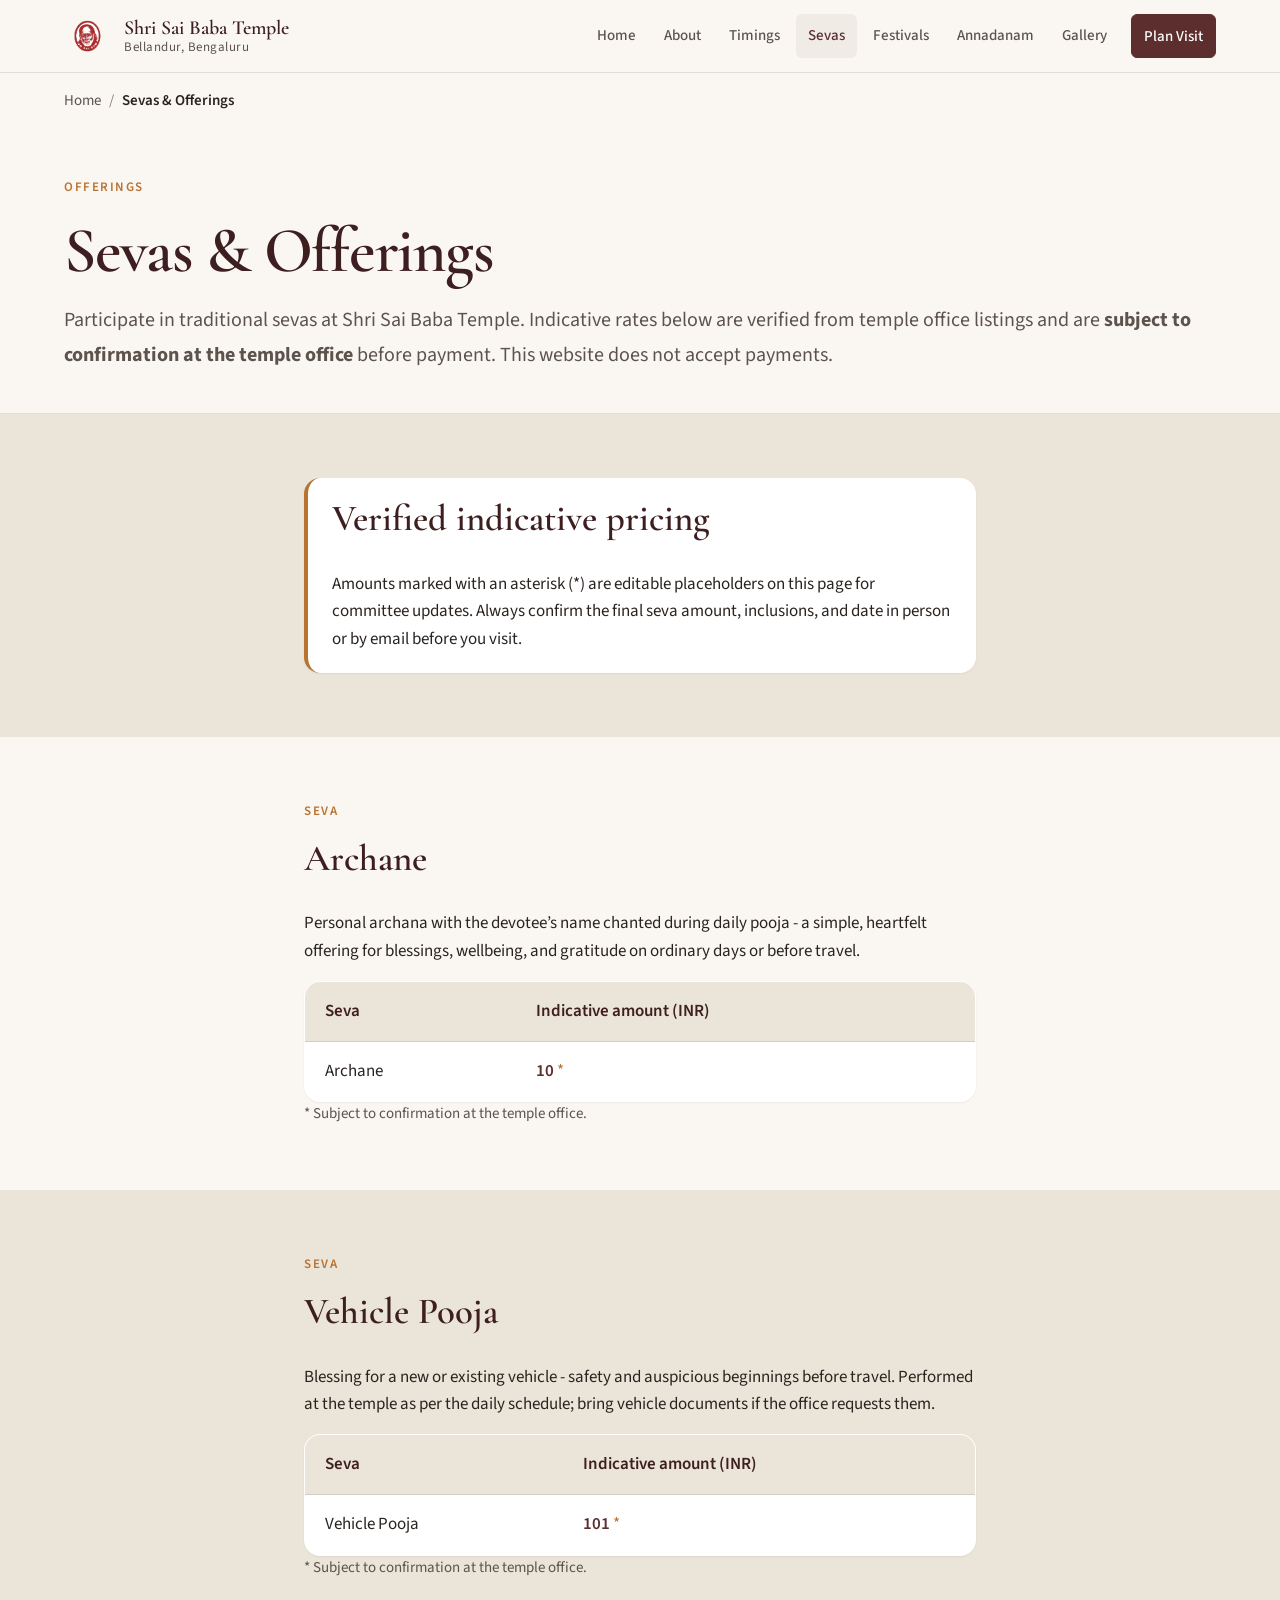
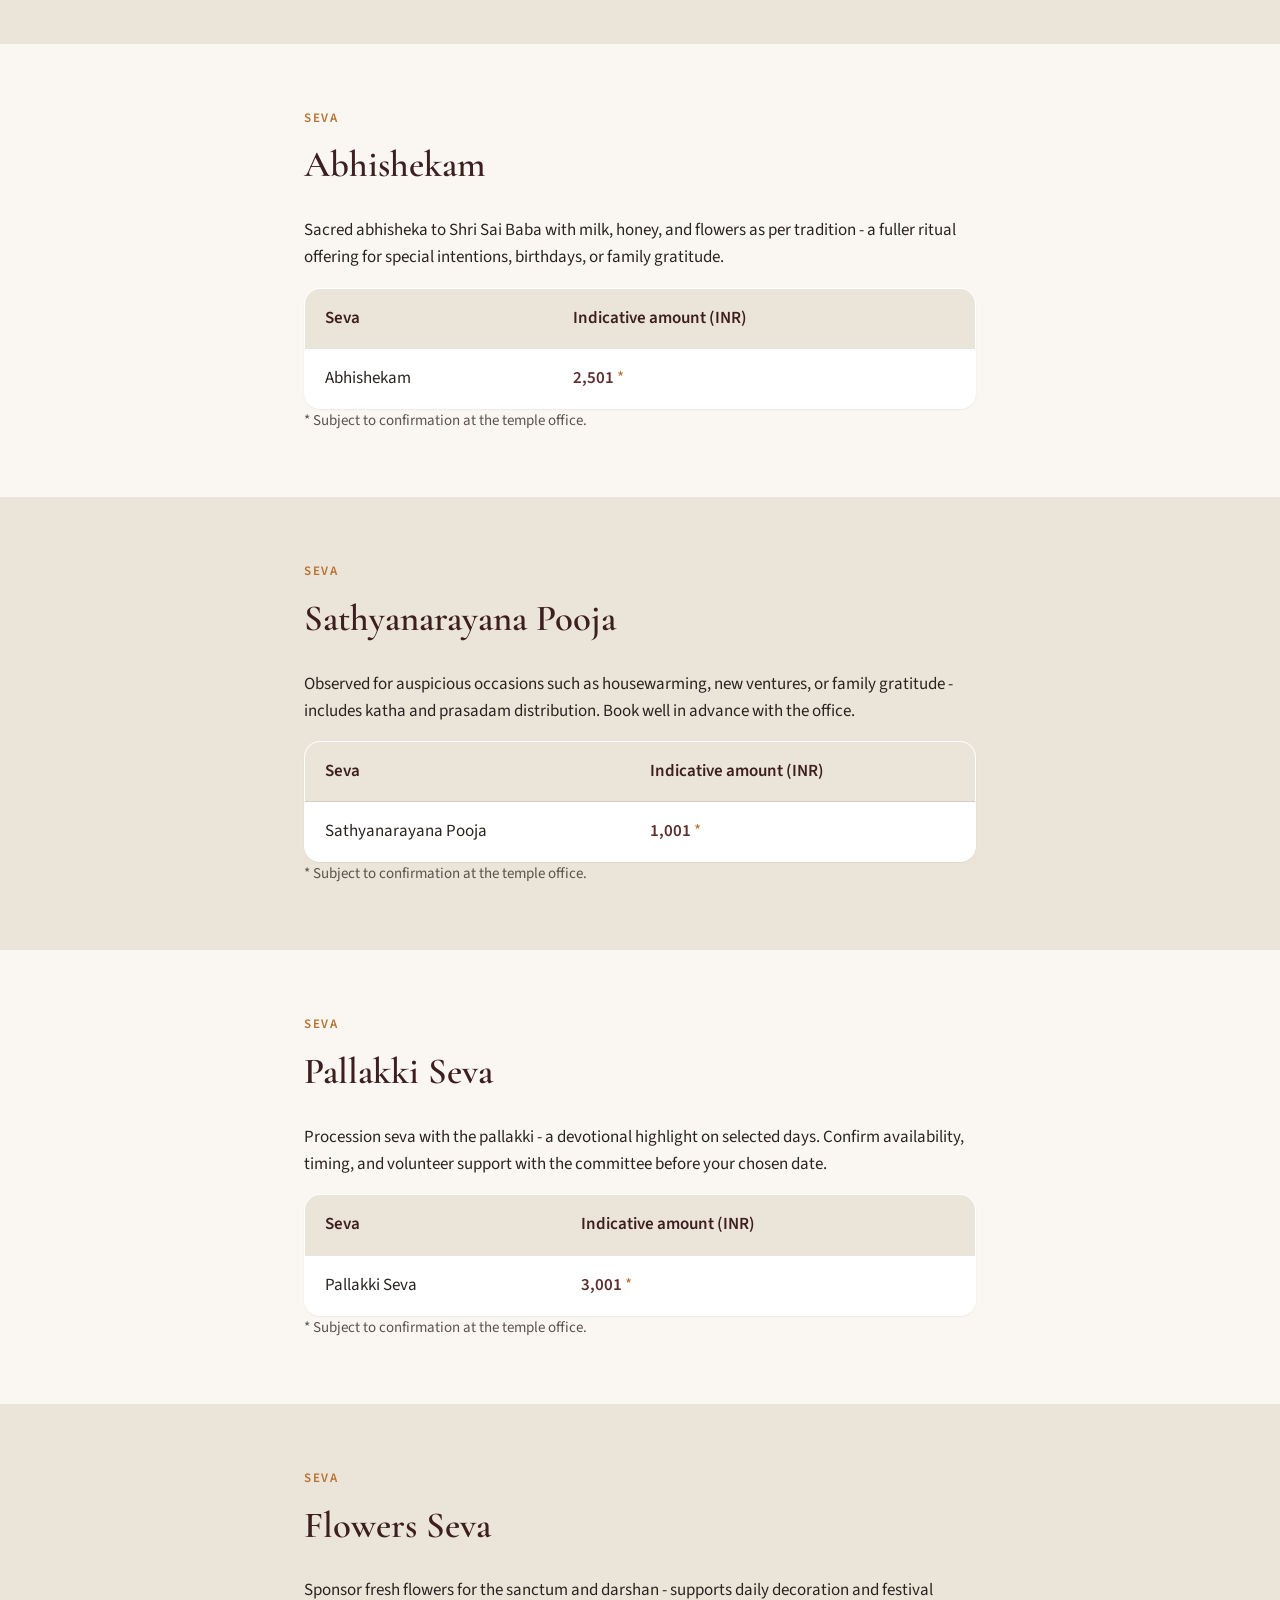
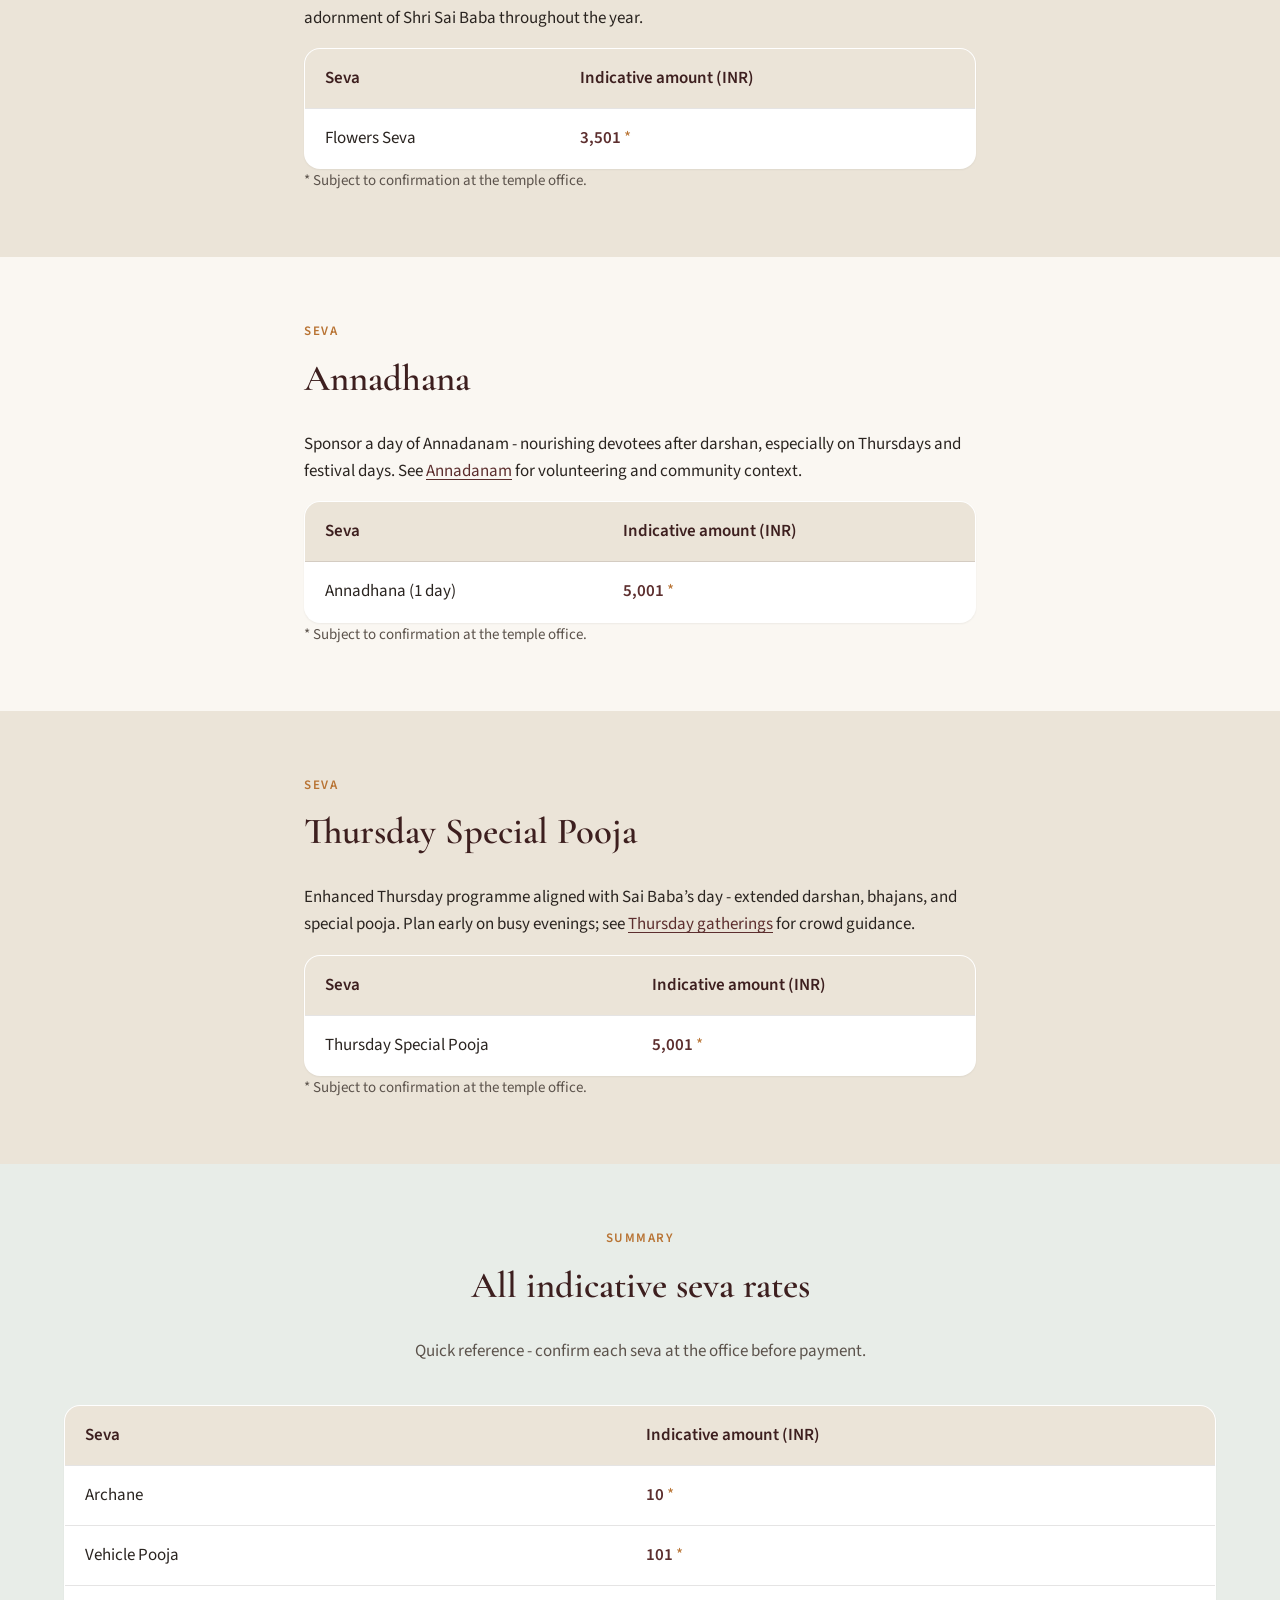
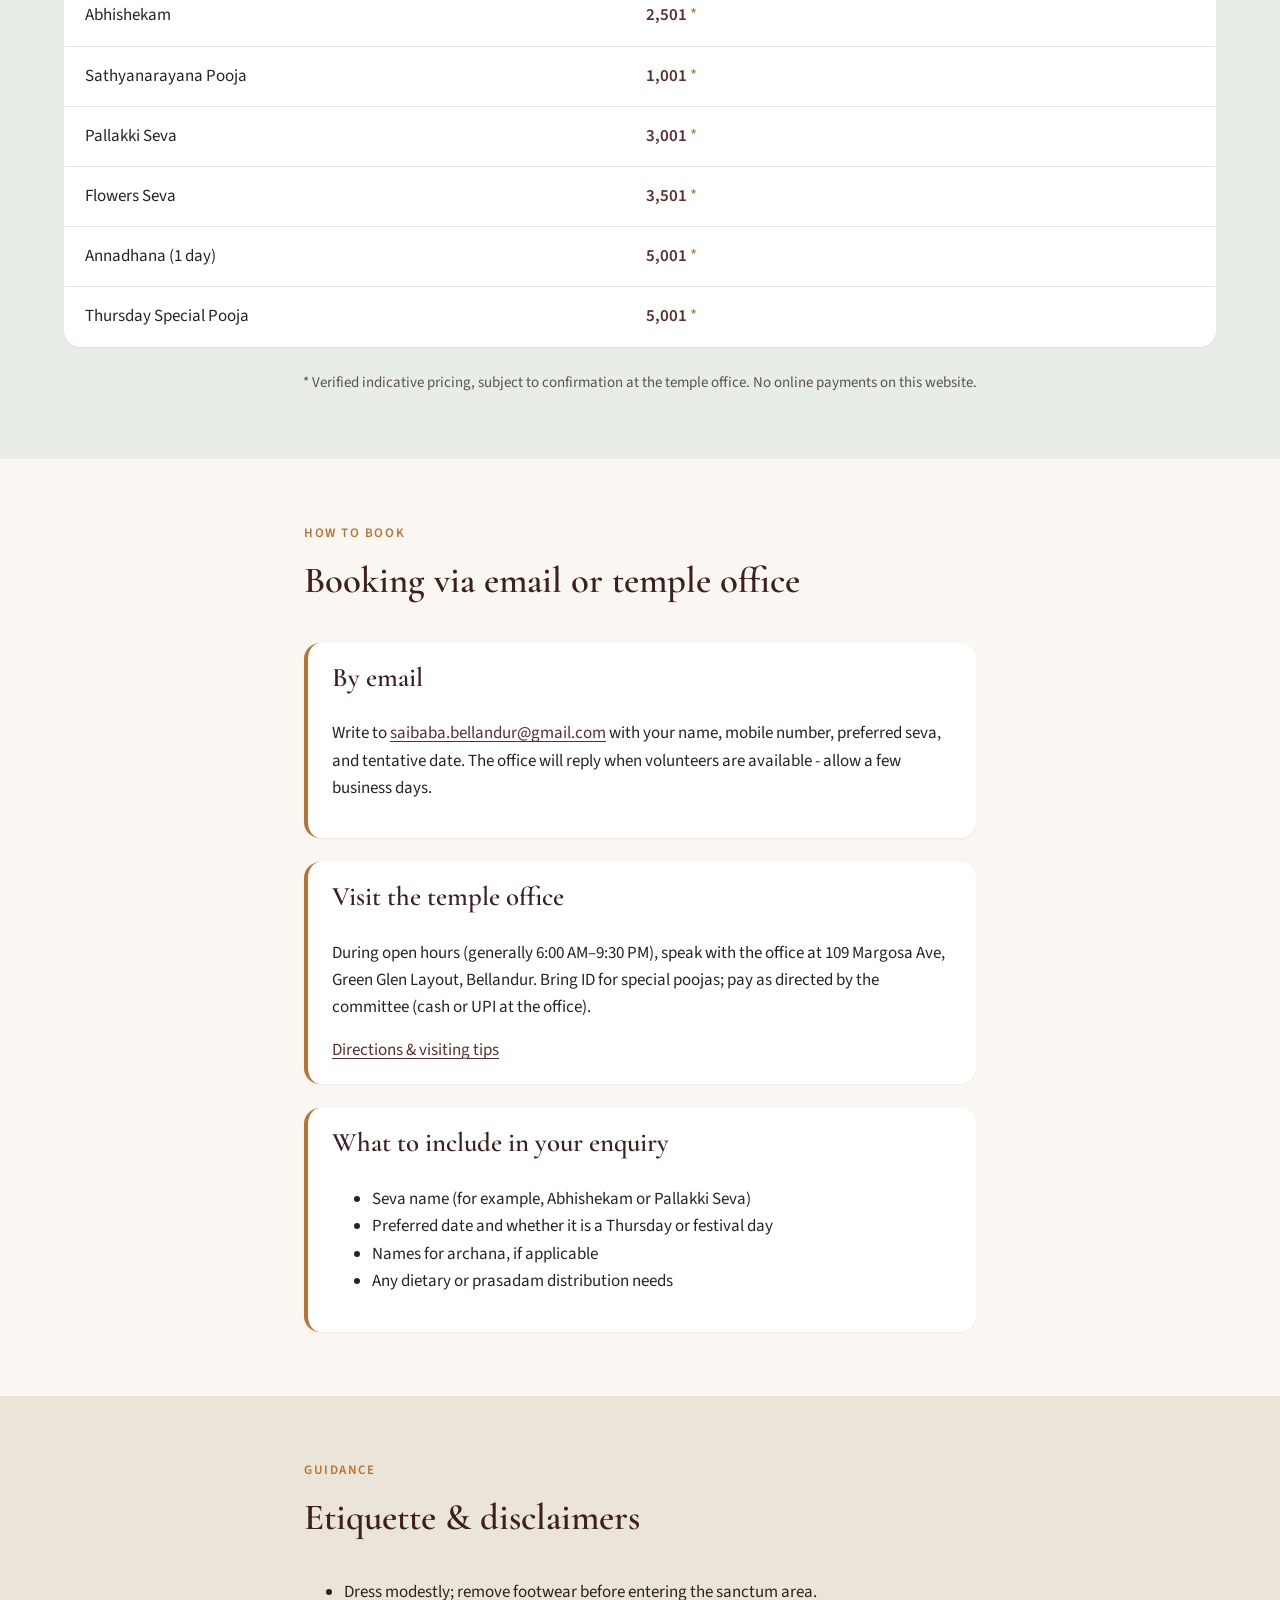
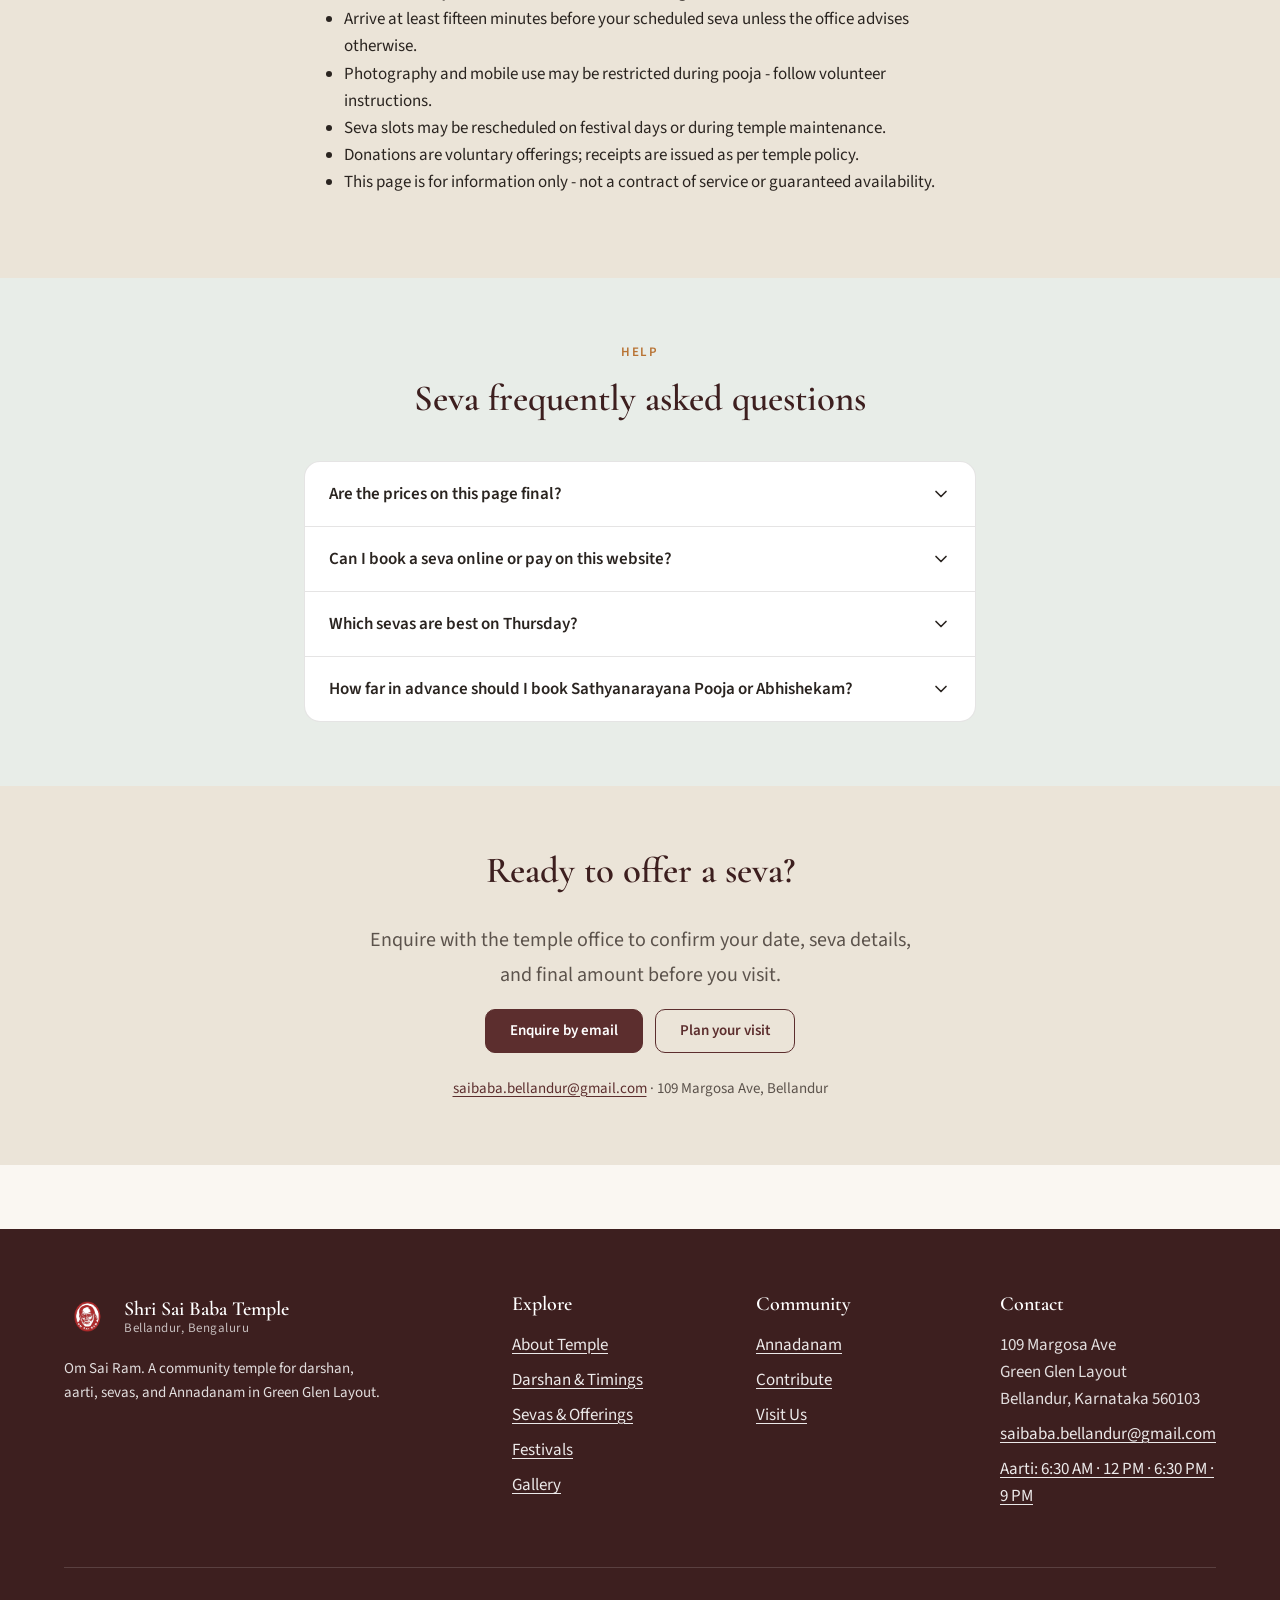
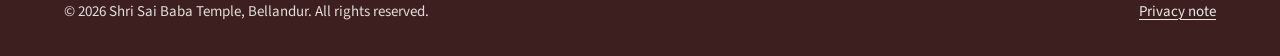
<file: sevas.html>
<!DOCTYPE html>
<html lang="en">

<head>
  <meta charset="utf-8" />
  <meta name="viewport" content="width=device-width, initial-scale=1" />
  <title>Sevas &amp; Offerings | Shri Sai Baba Temple, Bellandur</title>
  <meta name="description" content="Archane, Abhishekam, Pallakki Seva, Annadanam, and other offerings at Shri Sai Baba Temple, Bellandur. Verified indicative pricing - confirm with the temple office before payment." />
  <link rel="canonical" href="https://bellandursaibabatemple.com/sevas.html" />
  <meta property="og:type" content="website" />
  <meta property="og:url" content="https://bellandursaibabatemple.com/sevas.html" />
  <meta property="og:title" content="Sevas &amp; Offerings | Shri Sai Baba Temple, Bellandur" />
  <meta property="og:description" content="Participate in traditional sevas at our Bellandur temple. Rates are indicative - confirm dates and amounts with the office before your visit." />
  <meta property="og:image" content="https://bellandursaibabatemple.com/assets/images/history-of-our-temple.webp" />
  <meta name="twitter:card" content="summary_large_image" />
  <meta name="twitter:title" content="Sevas &amp; Offerings | Shri Sai Baba Temple, Bellandur" />
  <meta name="twitter:description" content="Archane, Abhishekam, Pallakki Seva, Annadanam, and more - enquire with the temple office." />
  <link rel="icon" href="assets/icons/favicon.svg" type="image/svg+xml" />
  <link rel="preconnect" href="https://fonts.googleapis.com" />
  <link rel="preconnect" href="https://fonts.gstatic.com" crossorigin />
  <link href="https://fonts.googleapis.com/css2?family=Cormorant+Garamond:ital,wght@0,500;0,600;0,700;1,500&family=Source+Sans+3:wght@400;500;600;700&display=swap" rel="stylesheet" />
  <link rel="stylesheet" href="assets/css/style.css" />
  <link rel="stylesheet" href="assets/css/components.css" />
  <link rel="stylesheet" href="assets/css/responsive.css" />
</head>

<body>
  <a href="#main" class="skip-link">Skip to main content</a>

  <header class="site-header">
    <div class="container site-header__inner">
      <a href="index.html" class="site-logo" aria-label="Shri Sai Baba Temple, Bellandur - Home">
        <img src="assets/images/logo.webp" alt="" width="48" height="48" />
        <span class="site-logo__text">
          <span class="site-logo__name">Shri Sai Baba Temple</span>
          <span class="site-logo__place">Bellandur, Bengaluru</span>
        </span>
      </a>

      <nav class="nav-primary" aria-label="Primary">
        <a href="index.html">Home</a>
        <a href="about.html">About</a>
        <a href="timings.html">Timings</a>
        <a href="sevas.html" aria-current="page">Sevas</a>
        <a href="festivals.html">Festivals</a>
        <a href="annadanam.html">Annadanam</a>
        <a href="gallery.html">Gallery</a>
        <a href="visit.html" class="btn btn--primary nav-cta">Plan Visit</a>
      </nav>

      <button type="button" class="nav-toggle" data-nav-toggle aria-expanded="false" aria-controls="mobile-nav" aria-label="Open menu">
        <svg xmlns="http://www.w3.org/2000/svg" width="24" height="24" viewBox="0 0 24 24" fill="none" stroke="currentColor" stroke-width="2" stroke-linecap="round" stroke-linejoin="round" aria-hidden="true">
          <line x1="4" x2="20" y1="12" y2="12"></line>
          <line x1="4" x2="20" y1="6" y2="6"></line>
          <line x1="4" x2="20" y1="18" y2="18"></line>
        </svg>
      </button>
    </div>
  </header>

  <div class="mobile-nav" data-mobile-nav id="mobile-nav" aria-hidden="true">
    <div class="mobile-nav__backdrop" data-nav-backdrop></div>
    <div class="mobile-nav__panel">
      <button type="button" class="nav-toggle mobile-nav__close" data-nav-close aria-label="Close menu">
        <svg xmlns="http://www.w3.org/2000/svg" width="24" height="24" viewBox="0 0 24 24" fill="none" stroke="currentColor" stroke-width="2" stroke-linecap="round" stroke-linejoin="round" aria-hidden="true">
          <path d="M18 6 6 18"></path>
          <path d="m6 6 12 12"></path>
        </svg>
      </button>
      <nav aria-label="Mobile">
        <ul class="mobile-nav__links">
          <li><a href="index.html">Home</a></li>
          <li><a href="about.html">About</a></li>
          <li><a href="timings.html">Timings</a></li>
          <li><a href="sevas.html" aria-current="page">Sevas</a></li>
          <li><a href="festivals.html">Festivals</a></li>
          <li><a href="annadanam.html">Annadanam</a></li>
          <li><a href="gallery.html">Gallery</a></li>
          <li><a href="visit.html">Visit Us</a></li>
          <li><a href="volunteer.html">Contribute</a></li>
        </ul>
      </nav>
    </div>
  </div>

  <main id="main">
    <div class="container">
      <nav class="breadcrumbs" aria-label="Breadcrumb">
        <ol>
          <li><a href="index.html">Home</a></li>
          <li><span aria-current="page">Sevas &amp; Offerings</span></li>
        </ol>
      </nav>
    </div>

    <!-- CMS: page hero -->
    <header class="page-hero">
      <div class="container">
        <p class="eyebrow">Offerings</p>
        <h1>Sevas &amp; Offerings</h1>
        <p class="lead mb-0">Participate in traditional sevas at Shri Sai Baba Temple. Indicative rates below are verified from temple office listings and are <strong>subject to confirmation at the temple office</strong>
          before payment. This website does not accept payments.</p>
      </div>
    </header>

    <!-- CMS: pricing notice -->
    <section class="section section--sand" aria-labelledby="rates-notice-heading">
      <div class="container container--narrow">
        <div class="callout" role="note">
          <h2 id="rates-notice-heading" class="mt-0">Verified indicative pricing</h2>
          <p class="mb-0">Amounts marked with an asterisk (<span aria-hidden="true">*</span>) are editable placeholders on this page for committee updates. Always confirm the final seva amount, inclusions, and date in
            person or by email before you visit.</p>
        </div>
      </div>
    </section>

    <!-- CMS: archane -->
    <section class="section" id="archane" aria-labelledby="archane-heading">
      <div class="container container--narrow">
        <p class="eyebrow">Seva</p>
        <h2 id="archane-heading">Archane</h2>
        <p>Personal archana with the devotee’s name chanted during daily pooja - a simple, heartfelt offering for blessings, wellbeing, and gratitude on ordinary days or before travel.</p>
        <div class="table-wrap">
          <table class="timing-table price-table">
            <caption class="sr-only">Indicative rate for Archane</caption>
            <thead>
              <tr>
                <th scope="col">Seva</th>
                <th scope="col">Indicative amount (INR)</th>
              </tr>
            </thead>
            <tbody>
              <tr>
                <td>Archane</td>
                <td class="editable">10</td>
              </tr>
            </tbody>
          </table>
        </div>
        <p class="text-small text-muted mb-0"><span aria-hidden="true">*</span> Subject to confirmation at the temple office.</p>
      </div>
    </section>

    <!-- CMS: vehicle pooja -->
    <section class="section section--sand" id="vehicle-pooja" aria-labelledby="vehicle-pooja-heading">
      <div class="container container--narrow">
        <p class="eyebrow">Seva</p>
        <h2 id="vehicle-pooja-heading">Vehicle Pooja</h2>
        <p>Blessing for a new or existing vehicle - safety and auspicious beginnings before travel. Performed at the temple as per the daily schedule; bring vehicle documents if the office requests them.</p>
        <div class="table-wrap">
          <table class="timing-table price-table">
            <caption class="sr-only">Indicative rate for Vehicle Pooja</caption>
            <thead>
              <tr>
                <th scope="col">Seva</th>
                <th scope="col">Indicative amount (INR)</th>
              </tr>
            </thead>
            <tbody>
              <tr>
                <td>Vehicle Pooja</td>
                <td class="editable">101</td>
              </tr>
            </tbody>
          </table>
        </div>
        <p class="text-small text-muted mb-0"><span aria-hidden="true">*</span> Subject to confirmation at the temple office.</p>
      </div>
    </section>

    <!-- CMS: abhishekam -->
    <section class="section" id="abhishekam" aria-labelledby="abhishekam-heading">
      <div class="container container--narrow">
        <p class="eyebrow">Seva</p>
        <h2 id="abhishekam-heading">Abhishekam</h2>
        <p>Sacred abhisheka to Shri Sai Baba with milk, honey, and flowers as per tradition - a fuller ritual offering for special intentions, birthdays, or family gratitude.</p>
        <div class="table-wrap">
          <table class="timing-table price-table">
            <caption class="sr-only">Indicative rate for Abhishekam</caption>
            <thead>
              <tr>
                <th scope="col">Seva</th>
                <th scope="col">Indicative amount (INR)</th>
              </tr>
            </thead>
            <tbody>
              <tr>
                <td>Abhishekam</td>
                <td class="editable">2,501</td>
              </tr>
            </tbody>
          </table>
        </div>
        <p class="text-small text-muted mb-0"><span aria-hidden="true">*</span> Subject to confirmation at the temple office.</p>
      </div>
    </section>

    <!-- CMS: sathyanarayana pooja -->
    <section class="section section--sand" id="sathyanarayana" aria-labelledby="sathyanarayana-heading">
      <div class="container container--narrow">
        <p class="eyebrow">Seva</p>
        <h2 id="sathyanarayana-heading">Sathyanarayana Pooja</h2>
        <p>Observed for auspicious occasions such as housewarming, new ventures, or family gratitude - includes katha and prasadam distribution. Book well in advance with the office.</p>
        <div class="table-wrap">
          <table class="timing-table price-table">
            <caption class="sr-only">Indicative rate for Sathyanarayana Pooja</caption>
            <thead>
              <tr>
                <th scope="col">Seva</th>
                <th scope="col">Indicative amount (INR)</th>
              </tr>
            </thead>
            <tbody>
              <tr>
                <td>Sathyanarayana Pooja</td>
                <td class="editable">1,001</td>
              </tr>
            </tbody>
          </table>
        </div>
        <p class="text-small text-muted mb-0"><span aria-hidden="true">*</span> Subject to confirmation at the temple office.</p>
      </div>
    </section>

    <!-- CMS: pallakki seva -->
    <section class="section" id="pallakki" aria-labelledby="pallakki-heading">
      <div class="container container--narrow">
        <p class="eyebrow">Seva</p>
        <h2 id="pallakki-heading">Pallakki Seva</h2>
        <p>Procession seva with the pallakki - a devotional highlight on selected days. Confirm availability, timing, and volunteer support with the committee before your chosen date.</p>
        <div class="table-wrap">
          <table class="timing-table price-table">
            <caption class="sr-only">Indicative rate for Pallakki Seva</caption>
            <thead>
              <tr>
                <th scope="col">Seva</th>
                <th scope="col">Indicative amount (INR)</th>
              </tr>
            </thead>
            <tbody>
              <tr>
                <td>Pallakki Seva</td>
                <td class="editable">3,001</td>
              </tr>
            </tbody>
          </table>
        </div>
        <p class="text-small text-muted mb-0"><span aria-hidden="true">*</span> Subject to confirmation at the temple office.</p>
      </div>
    </section>

    <!-- CMS: flowers seva -->
    <section class="section section--sand" id="flowers" aria-labelledby="flowers-heading">
      <div class="container container--narrow">
        <p class="eyebrow">Seva</p>
        <h2 id="flowers-heading">Flowers Seva</h2>
        <p>Sponsor fresh flowers for the sanctum and darshan - supports daily decoration and festival adornment of Shri Sai Baba throughout the year.</p>
        <div class="table-wrap">
          <table class="timing-table price-table">
            <caption class="sr-only">Indicative rate for Flowers Seva</caption>
            <thead>
              <tr>
                <th scope="col">Seva</th>
                <th scope="col">Indicative amount (INR)</th>
              </tr>
            </thead>
            <tbody>
              <tr>
                <td>Flowers Seva</td>
                <td class="editable">3,501</td>
              </tr>
            </tbody>
          </table>
        </div>
        <p class="text-small text-muted mb-0"><span aria-hidden="true">*</span> Subject to confirmation at the temple office.</p>
      </div>
    </section>

    <!-- CMS: annadhana -->
    <section class="section" id="annadhana" aria-labelledby="annadhana-heading">
      <div class="container container--narrow">
        <p class="eyebrow">Seva</p>
        <h2 id="annadhana-heading">Annadhana</h2>
        <p>Sponsor a day of Annadanam - nourishing devotees after darshan, especially on Thursdays and festival days. See <a href="annadanam.html">Annadanam</a> for volunteering and community context.</p>
        <div class="table-wrap">
          <table class="timing-table price-table">
            <caption class="sr-only">Indicative rate for Annadhana (one day)</caption>
            <thead>
              <tr>
                <th scope="col">Seva</th>
                <th scope="col">Indicative amount (INR)</th>
              </tr>
            </thead>
            <tbody>
              <tr>
                <td>Annadhana (1 day)</td>
                <td class="editable">5,001</td>
              </tr>
            </tbody>
          </table>
        </div>
        <p class="text-small text-muted mb-0"><span aria-hidden="true">*</span> Subject to confirmation at the temple office.</p>
      </div>
    </section>

    <!-- CMS: thursday special pooja -->
    <section class="section section--sand" id="thursday-special" aria-labelledby="thursday-special-heading">
      <div class="container container--narrow">
        <p class="eyebrow">Seva</p>
        <h2 id="thursday-special-heading">Thursday Special Pooja</h2>
        <p>Enhanced Thursday programme aligned with Sai Baba’s day - extended darshan, bhajans, and special pooja. Plan early on busy evenings; see <a href="festivals.html#thursday-satsang">Thursday gatherings</a> for
          crowd guidance.</p>
        <div class="table-wrap">
          <table class="timing-table price-table">
            <caption class="sr-only">Indicative rate for Thursday Special Pooja</caption>
            <thead>
              <tr>
                <th scope="col">Seva</th>
                <th scope="col">Indicative amount (INR)</th>
              </tr>
            </thead>
            <tbody>
              <tr>
                <td>Thursday Special Pooja</td>
                <td class="editable">5,001</td>
              </tr>
            </tbody>
          </table>
        </div>
        <p class="text-small text-muted mb-0"><span aria-hidden="true">*</span> Subject to confirmation at the temple office.</p>
      </div>
    </section>

    <!-- CMS: full rate summary -->
    <section class="section section--leaf" aria-labelledby="pricing-summary-heading">
      <div class="container">
        <header class="section__header section__header--center">
          <p class="eyebrow">Summary</p>
          <h2 id="pricing-summary-heading">All indicative seva rates</h2>
          <p class="text-muted mb-0">Quick reference - confirm each seva at the office before payment.</p>
        </header>
        <div class="table-wrap">
          <table class="timing-table price-table">
            <caption class="sr-only">Complete indicative seva rates in Indian Rupees</caption>
            <thead>
              <tr>
                <th scope="col">Seva</th>
                <th scope="col">Indicative amount (INR)</th>
              </tr>
            </thead>
            <tbody>
              <tr>
                <td>Archane</td>
                <td class="editable">10</td>
              </tr>
              <tr>
                <td>Vehicle Pooja</td>
                <td class="editable">101</td>
              </tr>
              <tr>
                <td>Abhishekam</td>
                <td class="editable">2,501</td>
              </tr>
              <tr>
                <td>Sathyanarayana Pooja</td>
                <td class="editable">1,001</td>
              </tr>
              <tr>
                <td>Pallakki Seva</td>
                <td class="editable">3,001</td>
              </tr>
              <tr>
                <td>Flowers Seva</td>
                <td class="editable">3,501</td>
              </tr>
              <tr>
                <td>Annadhana (1 day)</td>
                <td class="editable">5,001</td>
              </tr>
              <tr>
                <td>Thursday Special Pooja</td>
                <td class="editable">5,001</td>
              </tr>
            </tbody>
          </table>
        </div>
        <p class="text-small text-muted text-center mb-0" style="margin-top: var(--space-6);">
          <span aria-hidden="true">*</span> Verified indicative pricing, subject to confirmation at the temple office. No online payments on this website.
        </p>
      </div>
    </section>

    <!-- CMS: booking -->
    <section class="section" aria-labelledby="booking-heading">
      <div class="container container--narrow">
        <header class="section__header">
          <p class="eyebrow">How to book</p>
          <h2 id="booking-heading">Booking via email or temple office</h2>
        </header>
        <div class="callout">
          <h3 class="mt-0">By email</h3>
          <p>Write to <a href="mailto:saibaba.bellandur@gmail.com">saibaba.bellandur@gmail.com</a> with your name, mobile number, preferred seva, and tentative date. The office will reply when volunteers are available -
            allow a few business days.</p>
        </div>
        <div class="callout" style="margin-top: var(--space-6);">
          <h3 class="mt-0">Visit the temple office</h3>
          <p>During open hours (generally 6:00 AM–9:30 PM), speak with the office at 109 Margosa Ave, Green Glen Layout, Bellandur. Bring ID for special poojas; pay as directed by the committee (cash or UPI at the
            office).</p>
          <p class="mb-0"><a href="visit.html">Directions &amp; visiting tips</a></p>
        </div>
        <div class="callout" style="margin-top: var(--space-6);">
          <h3 class="mt-0">What to include in your enquiry</h3>
          <ul>
            <li>Seva name (for example, Abhishekam or Pallakki Seva)</li>
            <li>Preferred date and whether it is a Thursday or festival day</li>
            <li>Names for archana, if applicable</li>
            <li>Any dietary or prasadam distribution needs</li>
          </ul>
        </div>
      </div>
    </section>

    <!-- CMS: etiquette -->
    <section class="section section--sand" aria-labelledby="etiquette-heading">
      <div class="container container--narrow">
        <header class="section__header">
          <p class="eyebrow">Guidance</p>
          <h2 id="etiquette-heading">Etiquette &amp; disclaimers</h2>
        </header>
        <ul>
          <li>Dress modestly; remove footwear before entering the sanctum area.</li>
          <li>Arrive at least fifteen minutes before your scheduled seva unless the office advises otherwise.</li>
          <li>Photography and mobile use may be restricted during pooja - follow volunteer instructions.</li>
          <li>Seva slots may be rescheduled on festival days or during temple maintenance.</li>
          <li>Donations are voluntary offerings; receipts are issued as per temple policy.</li>
          <li>This page is for information only - not a contract of service or guaranteed availability.</li>
        </ul>
      </div>
    </section>

    <!-- CMS: faq -->
    <section class="section section--leaf" aria-labelledby="seva-faq-heading">
      <div class="container container--narrow">
        <header class="section__header section__header--center">
          <p class="eyebrow">Help</p>
          <h2 id="seva-faq-heading">Seva frequently asked questions</h2>
        </header>
        <div class="accordion">
          <div class="accordion__item">
            <h3 class="mt-0 mb-0">
              <button type="button" class="accordion__trigger" data-accordion-trigger id="seva-faq-trigger-1" aria-expanded="false" aria-controls="seva-faq-panel-1">
                Are the prices on this page final?
                <svg class="accordion__icon" xmlns="http://www.w3.org/2000/svg" width="24" height="24" viewBox="0 0 24 24" fill="none" stroke="currentColor" stroke-width="2" stroke-linecap="round" stroke-linejoin="round"
                  aria-hidden="true">
                  <path d="m6 9 6 6 6-6"></path>
                </svg>
              </button>
            </h3>
            <div id="seva-faq-panel-1" class="accordion__panel" role="region" aria-labelledby="seva-faq-trigger-1" hidden>
              <p>No. Rates shown are verified indicative amounts from temple office listings and remain <strong>subject to confirmation at the temple office</strong> before you pay. Festival days or special arrangements
                may differ.</p>
            </div>
          </div>
          <div class="accordion__item">
            <h3 class="mt-0 mb-0">
              <button type="button" class="accordion__trigger" data-accordion-trigger id="seva-faq-trigger-2" aria-expanded="false" aria-controls="seva-faq-panel-2">
                Can I book a seva online or pay on this website?
                <svg class="accordion__icon" xmlns="http://www.w3.org/2000/svg" width="24" height="24" viewBox="0 0 24 24" fill="none" stroke="currentColor" stroke-width="2" stroke-linecap="round" stroke-linejoin="round"
                  aria-hidden="true">
                  <path d="m6 9 6 6 6-6"></path>
                </svg>
              </button>
            </h3>
            <div id="seva-faq-panel-2" class="accordion__panel" role="region" aria-labelledby="seva-faq-trigger-2" hidden>
              <p>No. Book by email or in person at the temple office. Payment is handled at the temple as per committee guidance - there are no payment links on this site.</p>
            </div>
          </div>
          <div class="accordion__item">
            <h3 class="mt-0 mb-0">
              <button type="button" class="accordion__trigger" data-accordion-trigger id="seva-faq-trigger-3" aria-expanded="false" aria-controls="seva-faq-panel-3">
                Which sevas are best on Thursday?
                <svg class="accordion__icon" xmlns="http://www.w3.org/2000/svg" width="24" height="24" viewBox="0 0 24 24" fill="none" stroke="currentColor" stroke-width="2" stroke-linecap="round" stroke-linejoin="round"
                  aria-hidden="true">
                  <path d="m6 9 6 6 6-6"></path>
                </svg>
              </button>
            </h3>
            <div id="seva-faq-panel-3" class="accordion__panel" role="region" aria-labelledby="seva-faq-trigger-3" hidden>
              <p>Thursday Special Pooja and Annadhana sponsorship are popular on Sai Baba’s day. Archane and Abhishekam are also offered - arrive early for evening Dhoopaarathi. See <a href="festivals.html">festivals</a>
                and <a href="timings.html">timings</a> for crowd notes.</p>
            </div>
          </div>
          <div class="accordion__item">
            <h3 class="mt-0 mb-0">
              <button type="button" class="accordion__trigger" data-accordion-trigger id="seva-faq-trigger-4" aria-expanded="false" aria-controls="seva-faq-panel-4">
                How far in advance should I book Sathyanarayana Pooja or Abhishekam?
                <svg class="accordion__icon" xmlns="http://www.w3.org/2000/svg" width="24" height="24" viewBox="0 0 24 24" fill="none" stroke="currentColor" stroke-width="2" stroke-linecap="round" stroke-linejoin="round"
                  aria-hidden="true">
                  <path d="m6 9 6 6 6-6"></path>
                </svg>
              </button>
            </h3>
            <div id="seva-faq-panel-4" class="accordion__panel" role="region" aria-labelledby="seva-faq-trigger-4" hidden>
              <p>Book at least one to two weeks ahead for Sathyanarayana Pooja and busy Thursdays. Abhishekam and Pallakki Seva may need similar notice - the office will advise based on the calendar.</p>
            </div>
          </div>
        </div>
      </div>
    </section>

    <!-- CMS: enquire cta -->
    <section class="section section--sand" aria-labelledby="seva-cta-heading">
      <div class="container text-center">
        <h2 id="seva-cta-heading">Ready to offer a seva?</h2>
        <p class="lead" style="margin-inline: auto; max-width: 36rem;">Enquire with the temple office to confirm your date, seva details, and final amount before you visit.</p>
        <div class="btn-group" style="justify-content: center;">
          <a href="mailto:saibaba.bellandur@gmail.com?subject=Seva%20enquiry" class="btn btn--primary">Enquire by email</a>
          <a href="visit.html" class="btn btn--secondary">Plan your visit</a>
        </div>
        <p class="text-small text-muted mb-0" style="margin-top: var(--space-6);">
          <a href="mailto:saibaba.bellandur@gmail.com">saibaba.bellandur@gmail.com</a> · 109 Margosa Ave, Bellandur
        </p>
      </div>
    </section>
  </main>

  <footer class="site-footer">
    <div class="container">
      <div class="site-footer__grid">
        <div>
          <a href="index.html" class="site-logo" style="color: var(--color-white); margin-bottom: var(--space-4);">
            <img src="assets/images/logo.webp" alt="" width="48" height="48" />
            <span class="site-logo__text">
              <span class="site-logo__name" style="color: var(--color-white);">Shri Sai Baba Temple</span>
              <span class="site-logo__place" style="color: rgba(255,255,255,0.7);">Bellandur, Bengaluru</span>
            </span>
          </a>
          <p class="text-small" style="max-width: 20rem;">Om Sai Ram. A community temple for darshan, aarti, sevas, and Annadanam in Green Glen Layout.</p>
        </div>
        <div>
          <h3>Explore</h3>
          <ul>
            <li><a href="about.html">About Temple</a></li>
            <li><a href="timings.html">Darshan &amp; Timings</a></li>
            <li><a href="sevas.html">Sevas &amp; Offerings</a></li>
            <li><a href="festivals.html">Festivals</a></li>
            <li><a href="gallery.html">Gallery</a></li>
          </ul>
        </div>
        <div>
          <h3>Community</h3>
          <ul>
            <li><a href="annadanam.html">Annadanam</a></li>
            <li><a href="volunteer.html">Contribute</a></li>
            <li><a href="visit.html">Visit Us</a></li>
          </ul>
        </div>
        <div>
          <h3>Contact</h3>
          <ul>
            <li>109 Margosa Ave<br />Green Glen Layout<br />Bellandur, Karnataka 560103</li>
            <li><a href="mailto:saibaba.bellandur@gmail.com">saibaba.bellandur@gmail.com</a></li>
            <li><a href="timings.html">Aarti: 6:30 AM · 12 PM · 6:30 PM · 9 PM</a></li>
          </ul>
        </div>
      </div>
      <div class="site-footer__bottom">
        <p class="mb-0">&copy; <span id="year">2026</span> Shri Sai Baba Temple, Bellandur. All rights reserved.</p>
        <p class="mb-0"><a href="visit.html#privacy">Privacy note</a></p>
      </div>
    </div>
  </footer>

  <script src="assets/js/navigation.js" defer></script>
  <script src="assets/js/faq.js" defer></script>
  <script src="assets/js/main.js" defer></script>
</body>

</html>
</file>
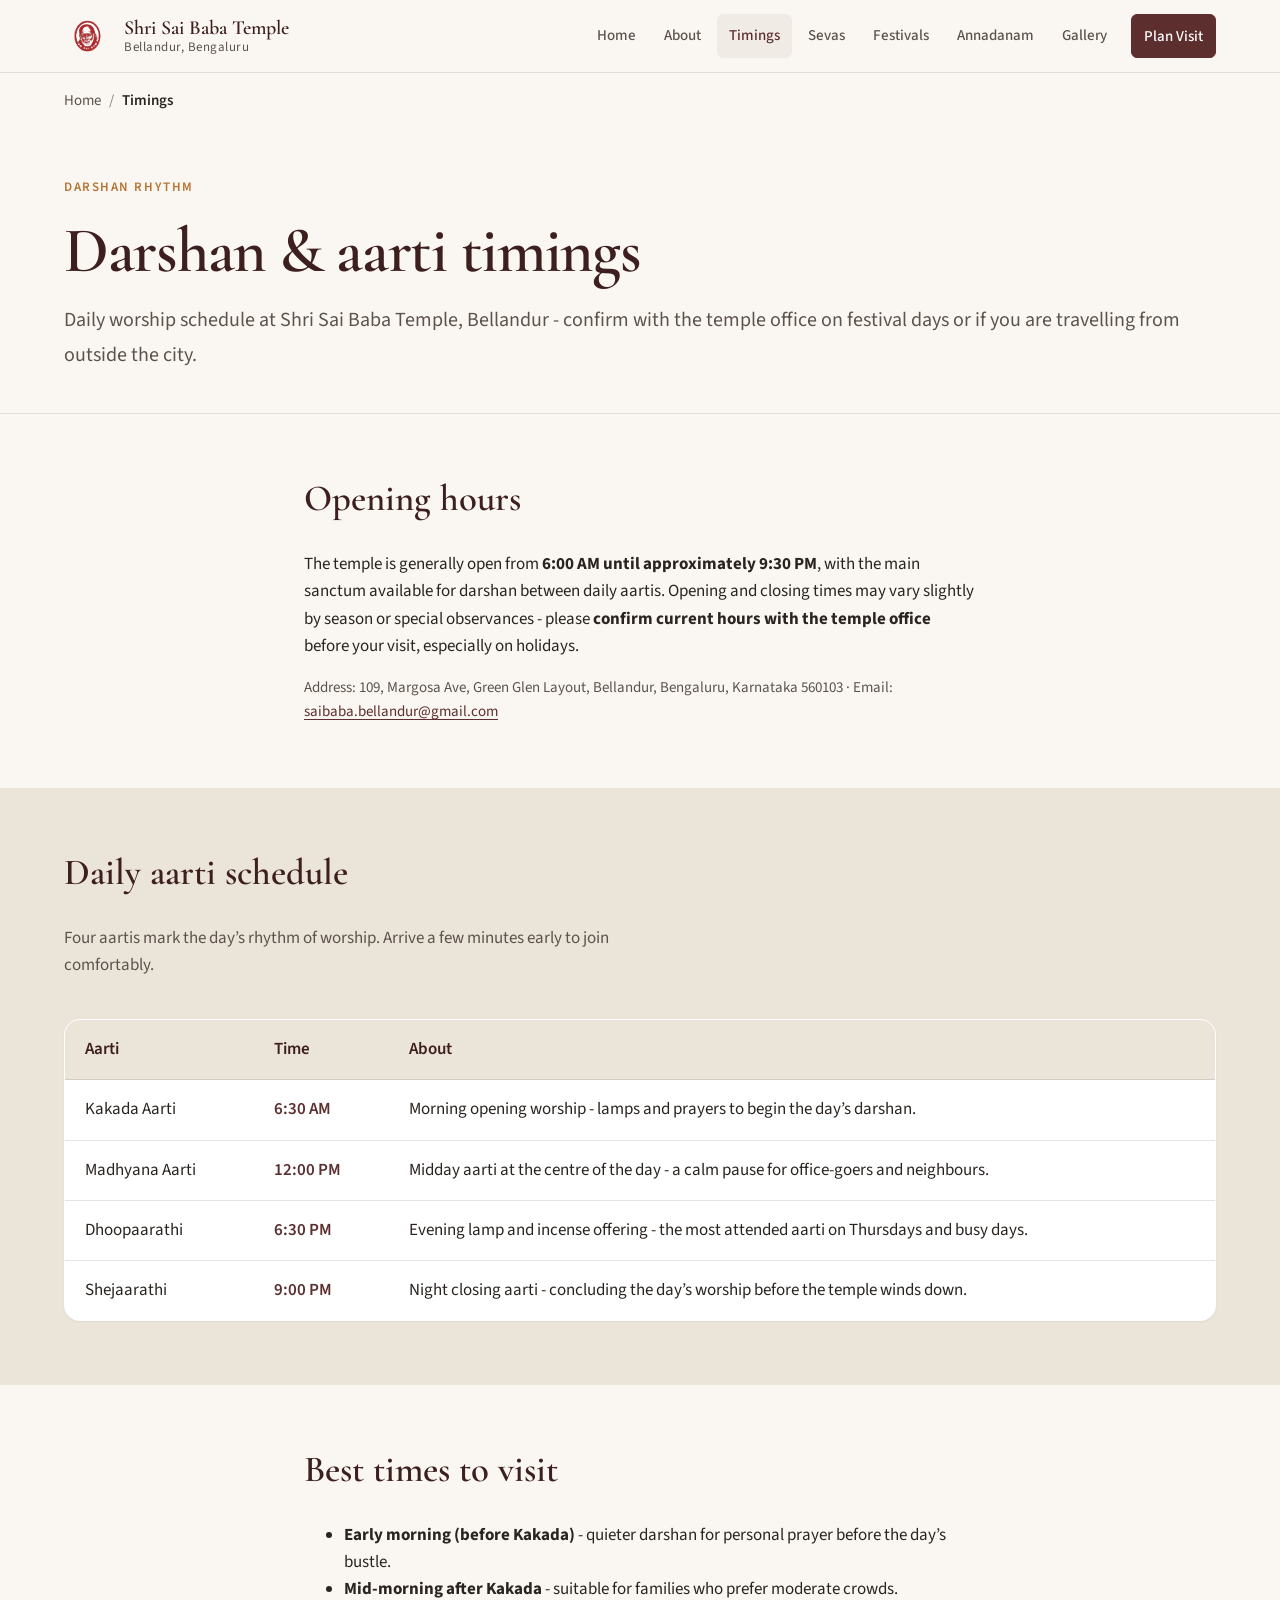
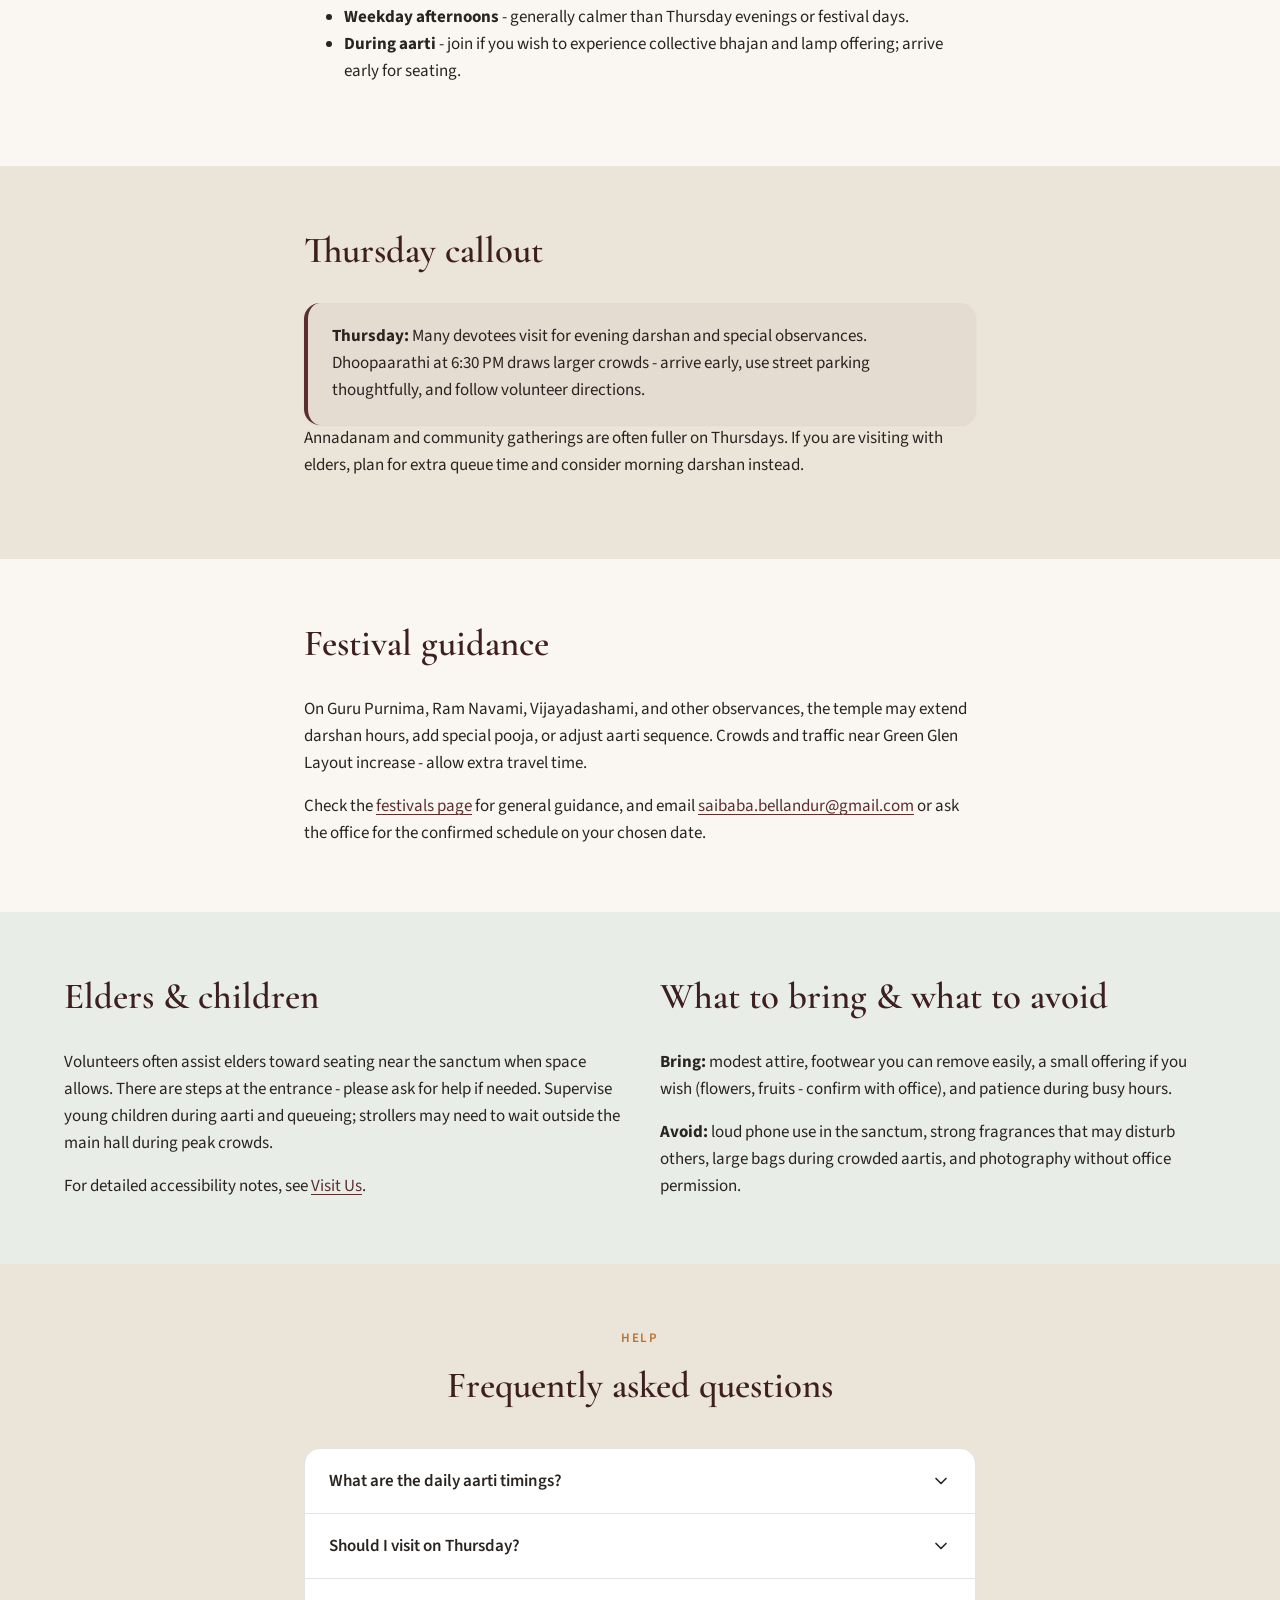
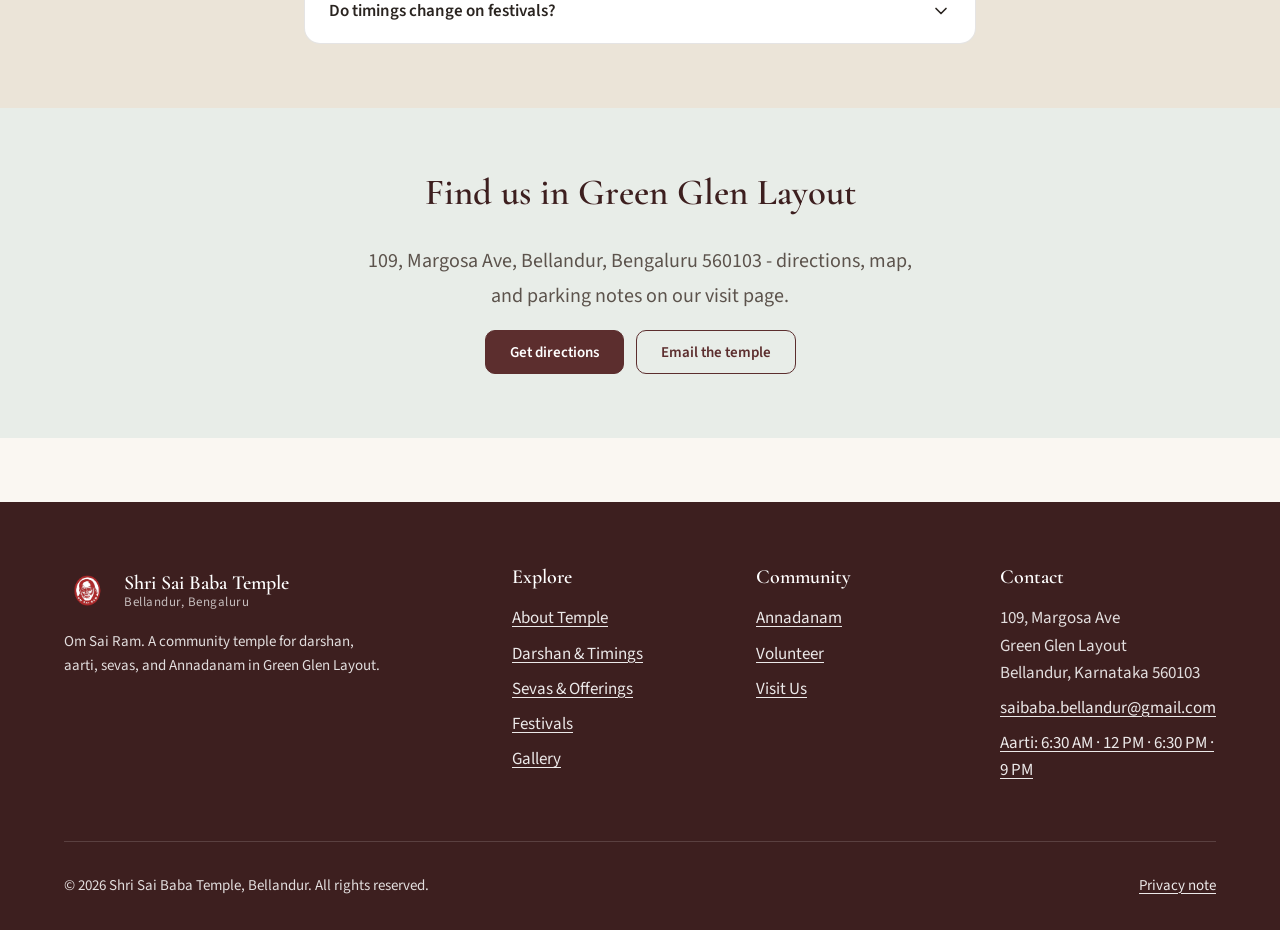
<file: timings.html>
<!DOCTYPE html>
<html lang="en">

<head>
  <meta charset="utf-8" />
  <meta name="viewport" content="width=device-width, initial-scale=1" />
  <title>Darshan &amp; Aarti Timings | Shri Sai Baba Temple, Bellandur</title>
  <meta name="description"
    content="Daily aarti timings at Shri Sai Baba Temple, Bellandur - Kakada 6:30 AM, Madhyana 12 PM, Dhoopaarathi 6:30 PM, Shejaarathi 9 PM. Visiting tips for Thursday, festivals, families, and elders." />
  <link rel="canonical" href="https://bellandursaibabatemple.com/timings.html" />
  <meta property="og:type" content="website" />
  <meta property="og:url" content="https://bellandursaibabatemple.com/timings.html" />
  <meta property="og:title" content="Darshan &amp; Aarti Timings - Shri Sai Baba Temple, Bellandur" />
  <meta property="og:description" content="Kakada 6:30 AM, Madhyana 12 PM, Dhoopaarathi 6:30 PM, Shejaarathi 9 PM. Plan your visit with practical guidance." />
  <meta property="og:image" content="https://bellandursaibabatemple.com/assets/images/history-of-our-temple.webp" />
  <meta name="twitter:card" content="summary_large_image" />
  <meta name="twitter:title" content="Aarti Timings - Shri Sai Baba Temple, Bellandur" />
  <meta name="twitter:description" content="Daily darshan schedule and visiting tips for devotees in Green Glen Layout, Bellandur." />
  <link rel="icon" href="assets/icons/favicon.svg" type="image/svg+xml" />
  <link rel="preconnect" href="https://fonts.googleapis.com" />
  <link rel="preconnect" href="https://fonts.gstatic.com" crossorigin />
  <link href="https://fonts.googleapis.com/css2?family=Cormorant+Garamond:ital,wght@0,500;0,600;0,700;1,500&family=Source+Sans+3:wght@400;500;600;700&display=swap" rel="stylesheet" />
  <link rel="stylesheet" href="assets/css/style.css" />
  <link rel="stylesheet" href="assets/css/components.css" />
  <link rel="stylesheet" href="assets/css/responsive.css" />
  <script type="application/ld+json">
  {
    "@context": "https://schema.org",
    "@type": "FAQPage",
    "mainEntity": [
      {
        "@type": "Question",
        "name": "What are the daily aarti timings at Shri Sai Baba Temple, Bellandur?",
        "acceptedAnswer": {
          "@type": "Answer",
          "text": "Kakada Aarti is at 6:30 AM, Madhyana Aarti at 12:00 PM, Dhoopaarathi at 6:30 PM, and Shejaarathi at 9:00 PM. The temple is generally open from 6:00 AM until approximately 9:30 PM; confirm current hours with the temple office before travel."
        }
      },
      {
        "@type": "Question",
        "name": "Is Thursday a special day for darshan?",
        "acceptedAnswer": {
          "@type": "Answer",
          "text": "Many devotees visit on Thursday, especially for evening Dhoopaarathi at 6:30 PM. Arrive early, expect larger crowds, and allow extra time for parking and queueing."
        }
      },
      {
        "@type": "Question",
        "name": "Do timings change on festival days?",
        "acceptedAnswer": {
          "@type": "Answer",
          "text": "Festival days may include extended darshan, additional pooja, or adjusted aarti schedules. Contact the temple office or check on-site notices before visiting on major observances."
        }
      }
    ]
  }
  </script>
</head>

<body>
  <a href="#main" class="skip-link">Skip to main content</a>

  <header class="site-header">
    <div class="container site-header__inner">
      <a href="index.html" class="site-logo" aria-label="Shri Sai Baba Temple, Bellandur - Home">
        <img src="assets/images/logo.webp" alt="" width="48" height="48" />
        <span class="site-logo__text">
          <span class="site-logo__name">Shri Sai Baba Temple</span>
          <span class="site-logo__place">Bellandur, Bengaluru</span>
        </span>
      </a>

      <nav class="nav-primary" aria-label="Primary">
        <a href="index.html">Home</a>
        <a href="about.html">About</a>
        <a href="timings.html" aria-current="page">Timings</a>
        <a href="sevas.html">Sevas</a>
        <a href="festivals.html">Festivals</a>
        <a href="annadanam.html">Annadanam</a>
        <a href="gallery.html">Gallery</a>
        <a href="visit.html" class="btn btn--primary nav-cta">Plan Visit</a>
      </nav>

      <button type="button" class="nav-toggle" data-nav-toggle aria-expanded="false" aria-controls="mobile-nav" aria-label="Open menu">
        <svg xmlns="http://www.w3.org/2000/svg" width="24" height="24" viewBox="0 0 24 24" fill="none" stroke="currentColor" stroke-width="2" stroke-linecap="round" stroke-linejoin="round" aria-hidden="true">
          <line x1="4" x2="20" y1="12" y2="12"></line>
          <line x1="4" x2="20" y1="6" y2="6"></line>
          <line x1="4" x2="20" y1="18" y2="18"></line>
        </svg>
      </button>
    </div>
  </header>

  <div class="mobile-nav" data-mobile-nav id="mobile-nav" aria-hidden="true">
    <div class="mobile-nav__backdrop" data-nav-backdrop></div>
    <div class="mobile-nav__panel">
      <button type="button" class="nav-toggle mobile-nav__close" data-nav-close aria-label="Close menu">
        <svg xmlns="http://www.w3.org/2000/svg" width="24" height="24" viewBox="0 0 24 24" fill="none" stroke="currentColor" stroke-width="2" stroke-linecap="round" stroke-linejoin="round" aria-hidden="true">
          <path d="M18 6 6 18"></path>
          <path d="m6 6 12 12"></path>
        </svg>
      </button>
      <nav aria-label="Mobile">
        <ul class="mobile-nav__links">
          <li><a href="index.html">Home</a></li>
          <li><a href="about.html">About</a></li>
          <li><a href="timings.html" aria-current="page">Timings</a></li>
          <li><a href="sevas.html">Sevas</a></li>
          <li><a href="festivals.html">Festivals</a></li>
          <li><a href="annadanam.html">Annadanam</a></li>
          <li><a href="gallery.html">Gallery</a></li>
          <li><a href="visit.html">Visit Us</a></li>
          <li><a href="volunteer.html">Volunteer</a></li>
        </ul>
      </nav>
    </div>
  </div>

  <main id="main">
    <div class="container">
      <nav class="breadcrumbs" aria-label="Breadcrumb">
        <ol>
          <li><a href="index.html">Home</a></li>
          <li><span aria-current="page">Timings</span></li>
        </ol>
      </nav>
    </div>

    <header class="page-hero">
      <div class="container">
        <p class="eyebrow">Darshan rhythm</p>
        <h1>Darshan &amp; aarti timings</h1>
        <p class="lead mb-0">Daily worship schedule at Shri Sai Baba Temple, Bellandur - confirm with the temple office on festival days or if you are travelling from outside the city.</p>
      </div>
    </header>

    <section class="section" aria-labelledby="hours-heading">
      <div class="container container--narrow">
        <h2 id="hours-heading">Opening hours</h2>
        <p>The temple is generally open from <strong>6:00 AM until approximately 9:30 PM</strong>, with the main sanctum available for darshan between daily aartis. Opening and closing times may vary slightly by season
          or special observances - please <strong>confirm current hours with the temple office</strong> before your visit, especially on holidays.</p>
        <p class="text-muted text-small mb-0">Address: 109, Margosa Ave, Green Glen Layout, Bellandur, Bengaluru, Karnataka 560103 · Email: <a href="mailto:saibaba.bellandur@gmail.com">saibaba.bellandur@gmail.com</a></p>
      </div>
    </section>

    <section class="section section--sand" aria-labelledby="aarti-heading">
      <div class="container">
        <header class="section__header">
          <h2 id="aarti-heading">Daily aarti schedule</h2>
          <p class="text-muted mb-0">Four aartis mark the day’s rhythm of worship. Arrive a few minutes early to join comfortably.</p>
        </header>
        <table class="timing-table">
          <caption class="sr-only">Daily aarti schedule with brief descriptions</caption>
          <thead>
            <tr>
              <th scope="col">Aarti</th>
              <th scope="col">Time</th>
              <th scope="col">About</th>
            </tr>
          </thead>
          <tbody>
            <tr>
              <td>Kakada Aarti</td>
              <td><time datetime="06:30">6:30 AM</time></td>
              <td>Morning opening worship - lamps and prayers to begin the day’s darshan.</td>
            </tr>
            <tr>
              <td>Madhyana Aarti</td>
              <td><time datetime="12:00">12:00 PM</time></td>
              <td>Midday aarti at the centre of the day - a calm pause for office-goers and neighbours.</td>
            </tr>
            <tr>
              <td>Dhoopaarathi</td>
              <td><time datetime="18:30">6:30 PM</time></td>
              <td>Evening lamp and incense offering - the most attended aarti on Thursdays and busy days.</td>
            </tr>
            <tr>
              <td>Shejaarathi</td>
              <td><time datetime="21:00">9:00 PM</time></td>
              <td>Night closing aarti - concluding the day’s worship before the temple winds down.</td>
            </tr>
          </tbody>
        </table>
      </div>
    </section>

    <section class="section" aria-labelledby="best-times-heading">
      <div class="container container--narrow">
        <h2 id="best-times-heading">Best times to visit</h2>
        <ul>
          <li><strong>Early morning (before Kakada)</strong> - quieter darshan for personal prayer before the day’s bustle.</li>
          <li><strong>Mid-morning after Kakada</strong> - suitable for families who prefer moderate crowds.</li>
          <li><strong>Weekday afternoons</strong> - generally calmer than Thursday evenings or festival days.</li>
          <li><strong>During aarti</strong> - join if you wish to experience collective bhajan and lamp offering; arrive early for seating.</li>
        </ul>
      </div>
    </section>

    <section class="section section--sand" aria-labelledby="thursday-heading">
      <div class="container container--narrow">
        <h2 id="thursday-heading">Thursday callout</h2>
        <div class="callout callout--thursday" role="note">
          <strong>Thursday:</strong> Many devotees visit for evening darshan and special observances. Dhoopaarathi at 6:30 PM draws larger crowds - arrive early, use street parking thoughtfully, and follow volunteer
          directions.
        </div>
        <p>Annadanam and community gatherings are often fuller on Thursdays. If you are visiting with elders, plan for extra queue time and consider morning darshan instead.</p>
      </div>
    </section>

    <section class="section" aria-labelledby="festival-timing-heading">
      <div class="container container--narrow">
        <h2 id="festival-timing-heading">Festival guidance</h2>
        <p>On Guru Purnima, Ram Navami, Vijayadashami, and other observances, the temple may extend darshan hours, add special pooja, or adjust aarti sequence. Crowds and traffic near Green Glen Layout increase - allow
          extra travel time.</p>
        <p class="mb-0">Check the <a href="festivals.html">festivals page</a> for general guidance, and email <a href="mailto:saibaba.bellandur@gmail.com">saibaba.bellandur@gmail.com</a> or ask the office for the
          confirmed schedule on your chosen date.</p>
      </div>
    </section>

    <section class="section section--leaf" aria-labelledby="access-heading">
      <div class="container split">
        <div>
          <h2 id="access-heading">Elders &amp; children</h2>
          <p>Volunteers often assist elders toward seating near the sanctum when space allows. There are steps at the entrance - please ask for help if needed. Supervise young children during aarti and queueing;
            strollers may need to wait outside the main hall during peak crowds.</p>
          <p class="mb-0">For detailed accessibility notes, see <a href="visit.html">Visit Us</a>.</p>
        </div>
        <div>
          <h2 id="bring-heading">What to bring &amp; what to avoid</h2>
          <p><strong>Bring:</strong> modest attire, footwear you can remove easily, a small offering if you wish (flowers, fruits - confirm with office), and patience during busy hours.</p>
          <p class="mb-0"><strong>Avoid:</strong> loud phone use in the sanctum, strong fragrances that may disturb others, large bags during crowded aartis, and photography without office permission.</p>
        </div>
      </div>
    </section>

    <section class="section section--sand" aria-labelledby="timings-faq-heading">
      <div class="container container--narrow">
        <header class="section__header section__header--center">
          <p class="eyebrow">Help</p>
          <h2 id="timings-faq-heading">Frequently asked questions</h2>
        </header>
        <div class="accordion">
          <div class="accordion__item">
            <h3 class="mt-0 mb-0">
              <button type="button" class="accordion__trigger" data-accordion-trigger id="faq-trigger-1" aria-expanded="false" aria-controls="faq-panel-1">
                What are the daily aarti timings?
                <svg class="accordion__icon" xmlns="http://www.w3.org/2000/svg" width="24" height="24" viewBox="0 0 24 24" fill="none" stroke="currentColor" stroke-width="2" stroke-linecap="round" stroke-linejoin="round"
                  aria-hidden="true">
                  <path d="m6 9 6 6 6-6"></path>
                </svg>
              </button>
            </h3>
            <div id="faq-panel-1" class="accordion__panel" role="region" aria-labelledby="faq-trigger-1" hidden>
              <p>Kakada Aarti at <time datetime="06:30">6:30 AM</time>, Madhyana Aarti at <time datetime="12:00">12:00 PM</time>, Dhoopaarathi at <time datetime="18:30">6:30 PM</time>, and Shejaarathi at <time
                  datetime="21:00">9:00 PM</time>. The temple generally opens around 6:00 AM - confirm with the office before travel.</p>
            </div>
          </div>
          <div class="accordion__item">
            <h3 class="mt-0 mb-0">
              <button type="button" class="accordion__trigger" data-accordion-trigger id="faq-trigger-2" aria-expanded="false" aria-controls="faq-panel-2">
                Should I visit on Thursday?
                <svg class="accordion__icon" xmlns="http://www.w3.org/2000/svg" width="24" height="24" viewBox="0 0 24 24" fill="none" stroke="currentColor" stroke-width="2" stroke-linecap="round" stroke-linejoin="round"
                  aria-hidden="true">
                  <path d="m6 9 6 6 6-6"></path>
                </svg>
              </button>
            </h3>
            <div id="faq-panel-2" class="accordion__panel" role="region" aria-labelledby="faq-trigger-2" hidden>
              <p>Thursday is spiritually significant for many Sai Baba devotees. Evening Dhoopaarathi draws larger crowds - arrive early, expect queueing, and allow extra parking time. Morning visits are calmer if you
                prefer a quieter darshan.</p>
            </div>
          </div>
          <div class="accordion__item">
            <h3 class="mt-0 mb-0">
              <button type="button" class="accordion__trigger" data-accordion-trigger id="faq-trigger-3" aria-expanded="false" aria-controls="faq-panel-3">
                Do timings change on festivals?
                <svg class="accordion__icon" xmlns="http://www.w3.org/2000/svg" width="24" height="24" viewBox="0 0 24 24" fill="none" stroke="currentColor" stroke-width="2" stroke-linecap="round" stroke-linejoin="round"
                  aria-hidden="true">
                  <path d="m6 9 6 6 6-6"></path>
                </svg>
              </button>
            </h3>
            <div id="faq-panel-3" class="accordion__panel" role="region" aria-labelledby="faq-trigger-3" hidden>
              <p>Yes - festival days may include extended darshan or adjusted aarti. Contact the temple office or check on-site notices before visiting. See our <a href="festivals.html">festivals page</a> for general
                observance guidance.</p>
            </div>
          </div>
        </div>
      </div>
    </section>

    <section class="section section--leaf" aria-labelledby="timings-cta-heading">
      <div class="container text-center">
        <h2 id="timings-cta-heading">Find us in Green Glen Layout</h2>
        <p class="lead" style="margin-inline: auto; max-width: 36rem;">109, Margosa Ave, Bellandur, Bengaluru 560103 - directions, map, and parking notes on our visit page.</p>
        <div class="btn-group" style="justify-content: center;">
          <a href="visit.html" class="btn btn--primary">Get directions</a>
          <a href="mailto:saibaba.bellandur@gmail.com" class="btn btn--secondary">Email the temple</a>
        </div>
      </div>
    </section>
  </main>

  <footer class="site-footer">
    <div class="container">
      <div class="site-footer__grid">
        <div>
          <a href="index.html" class="site-logo" style="color: var(--color-white); margin-bottom: var(--space-4);">
            <img src="assets/images/logo.webp" alt="" width="48" height="48" />
            <span class="site-logo__text">
              <span class="site-logo__name" style="color: var(--color-white);">Shri Sai Baba Temple</span>
              <span class="site-logo__place" style="color: rgba(255,255,255,0.7);">Bellandur, Bengaluru</span>
            </span>
          </a>
          <p class="text-small" style="max-width: 20rem;">Om Sai Ram. A community temple for darshan, aarti, sevas, and Annadanam in Green Glen Layout.</p>
        </div>
        <div>
          <h3>Explore</h3>
          <ul>
            <li><a href="about.html">About Temple</a></li>
            <li><a href="timings.html">Darshan &amp; Timings</a></li>
            <li><a href="sevas.html">Sevas &amp; Offerings</a></li>
            <li><a href="festivals.html">Festivals</a></li>
            <li><a href="gallery.html">Gallery</a></li>
          </ul>
        </div>
        <div>
          <h3>Community</h3>
          <ul>
            <li><a href="annadanam.html">Annadanam</a></li>
            <li><a href="volunteer.html">Volunteer</a></li>
            <li><a href="visit.html">Visit Us</a></li>
          </ul>
        </div>
        <div>
          <h3>Contact</h3>
          <ul>
            <li>109, Margosa Ave<br />Green Glen Layout<br />Bellandur, Karnataka 560103</li>
            <li><a href="mailto:saibaba.bellandur@gmail.com">saibaba.bellandur@gmail.com</a></li>
            <li><a href="timings.html">Aarti: 6:30 AM · 12 PM · 6:30 PM · 9 PM</a></li>
          </ul>
        </div>
      </div>
      <div class="site-footer__bottom">
        <p class="mb-0">&copy; <span id="year">2026</span> Shri Sai Baba Temple, Bellandur. All rights reserved.</p>
        <p class="mb-0"><a href="visit.html#privacy">Privacy note</a></p>
      </div>
    </div>
  </footer>

  <script src="assets/js/navigation.js" defer></script>
  <script src="assets/js/faq.js" defer></script>
  <script src="assets/js/main.js" defer></script>
  <script>
    document.getElementById('year').textContent = new Date().getFullYear();
  </script>
</body>

</html>
</file>
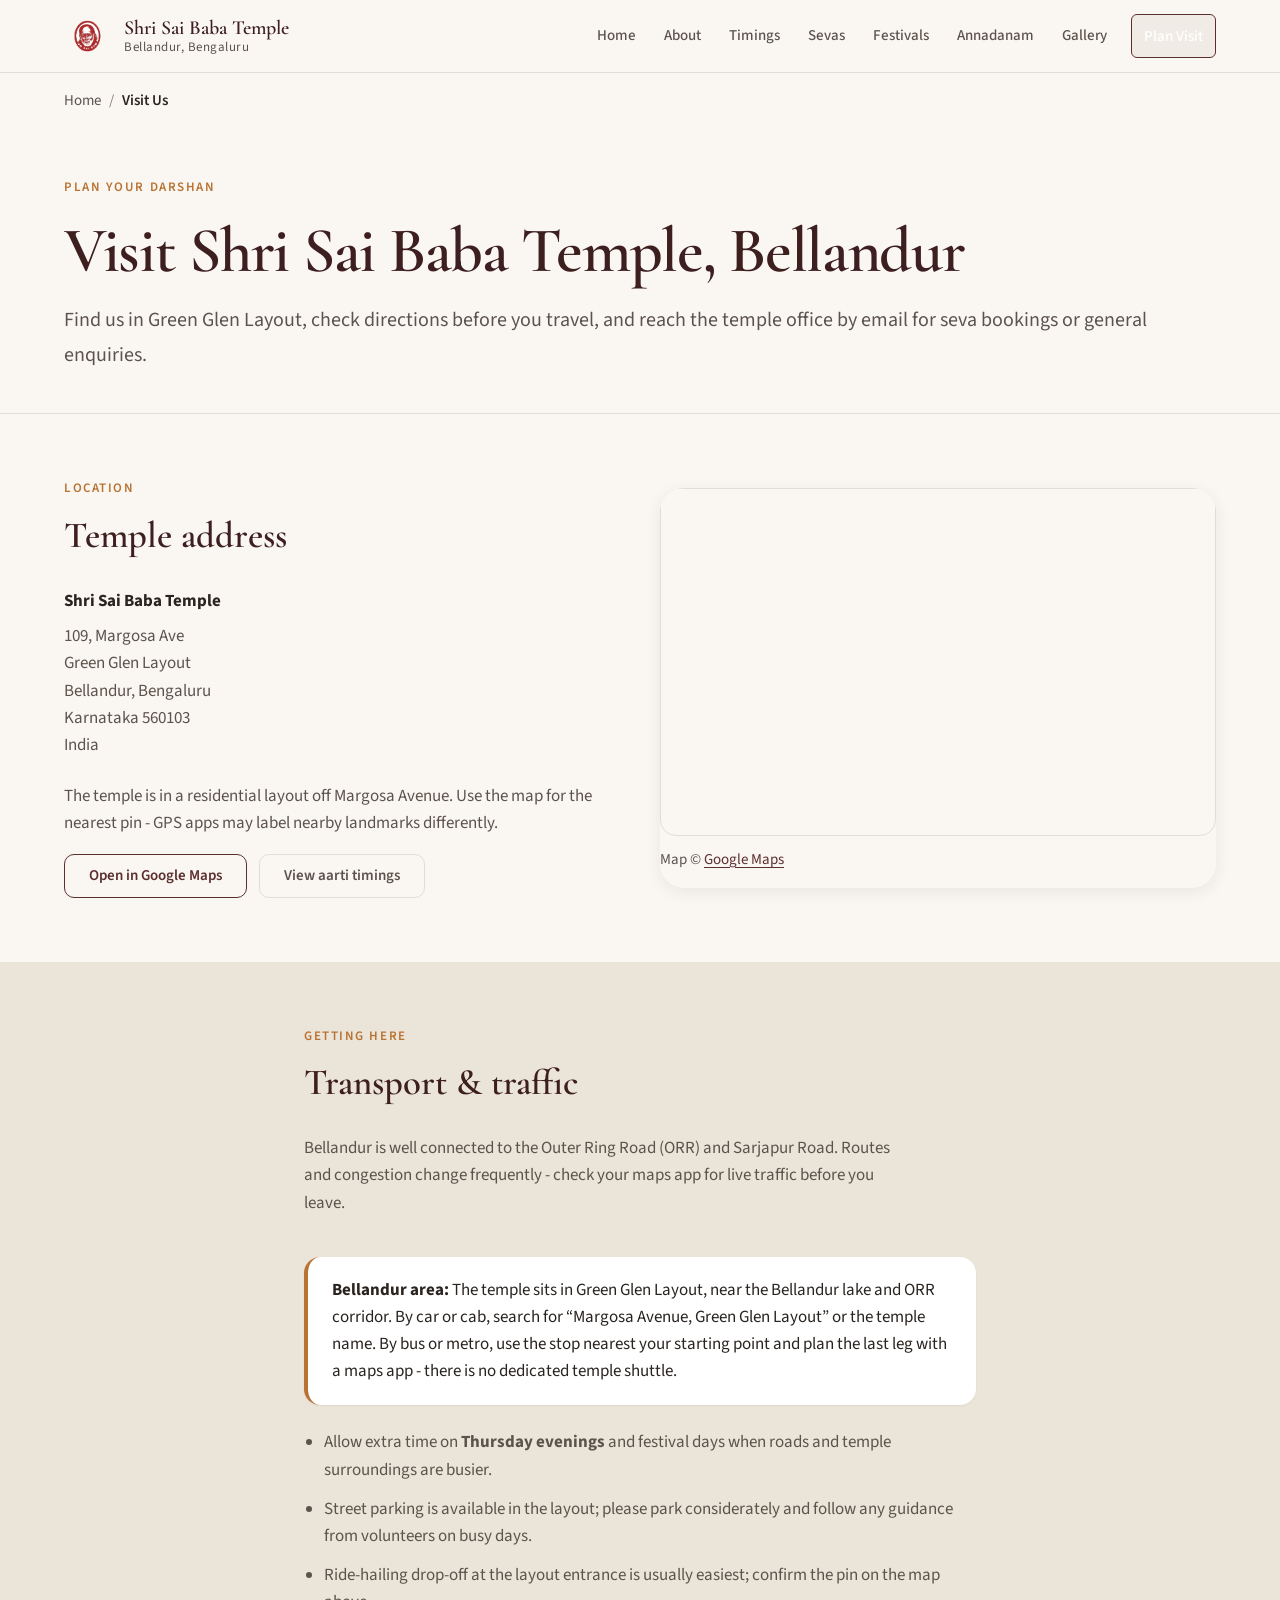
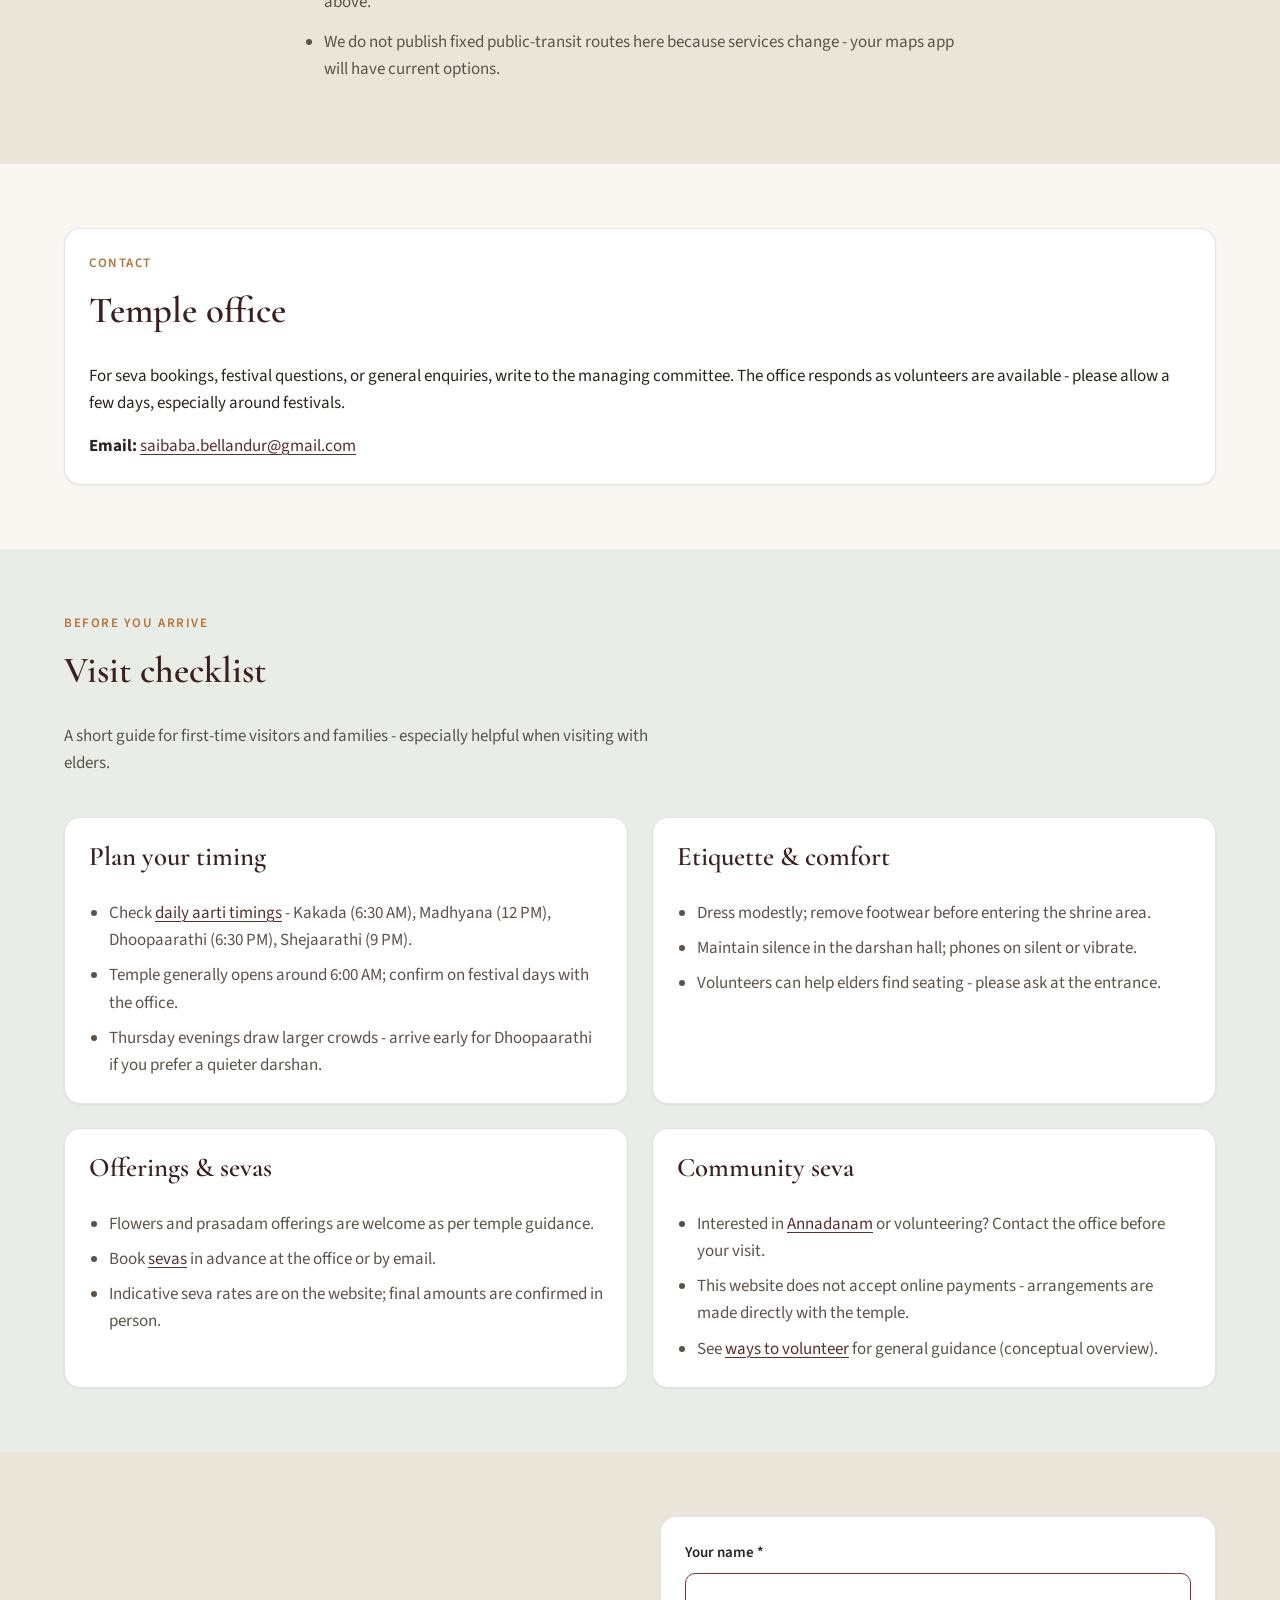
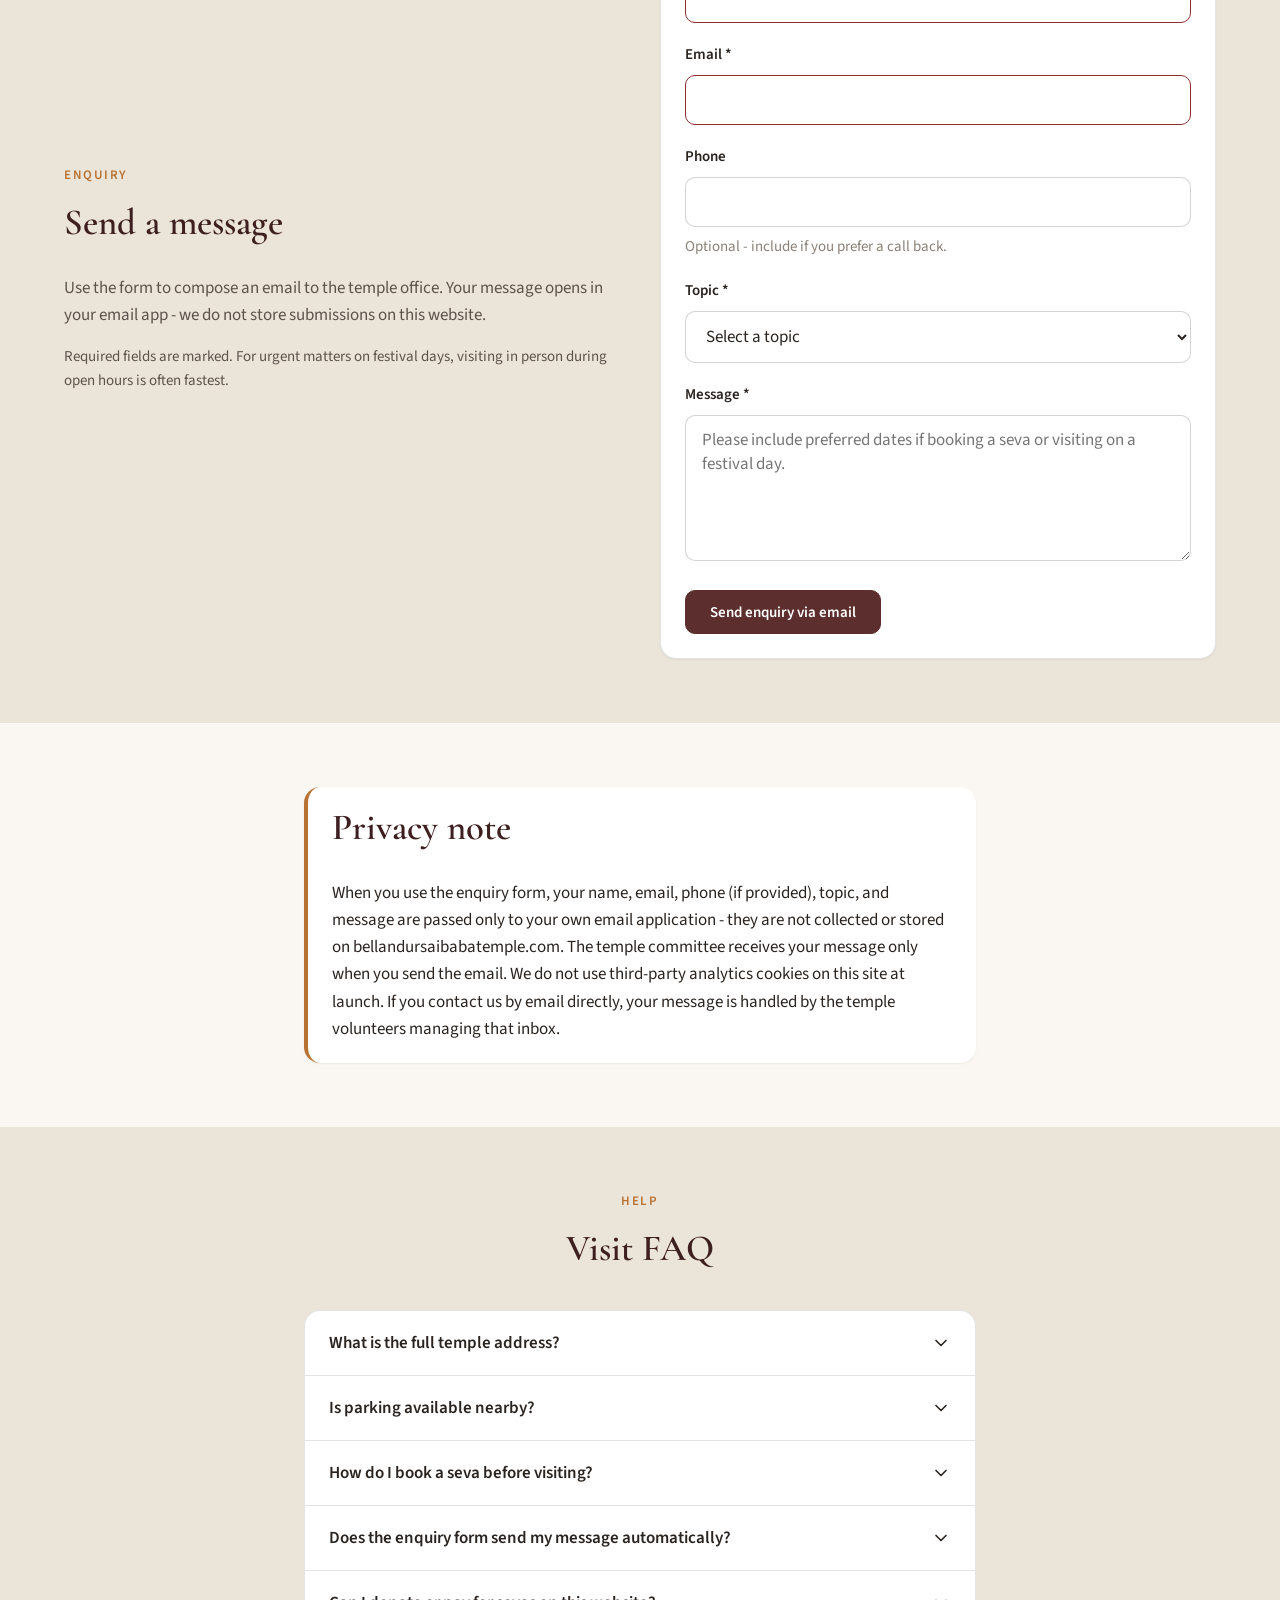
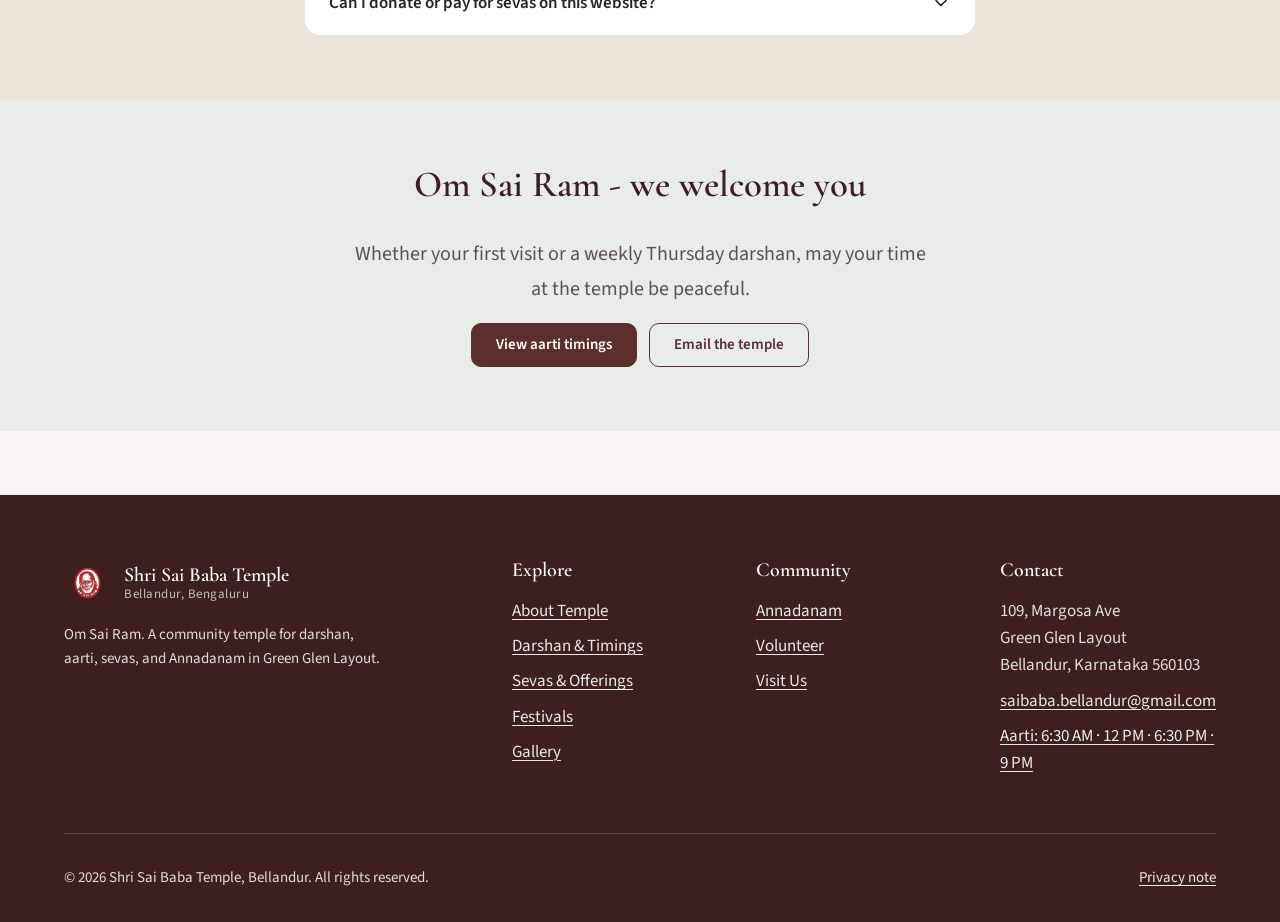
<file: visit.html>
<!DOCTYPE html>
<html lang="en">

<head>
  <meta charset="utf-8" />
  <meta name="viewport" content="width=device-width, initial-scale=1" />
  <title>Visit Us | Shri Sai Baba Temple, Bellandur</title>
  <meta name="description" content="Directions, map, transport tips, and contact for Shri Sai Baba Temple, Bellandur. Plan your darshan visit at Margosa Avenue, Bengaluru." />
  <link rel="canonical" href="https://bellandursaibabatemple.com/visit.html" />
  <meta property="og:type" content="website" />
  <meta property="og:url" content="https://bellandursaibabatemple.com/visit.html" />
  <meta property="og:title" content="Visit Shri Sai Baba Temple, Bellandur" />
  <meta property="og:description" content="Find our address, map, transport guidance, and send an enquiry to the temple office." />
  <meta property="og:image" content="https://bellandursaibabatemple.com/assets/images/history-of-our-temple.webp" />
  <meta name="twitter:card" content="summary_large_image" />
  <meta name="twitter:title" content="Visit Shri Sai Baba Temple, Bellandur" />
  <meta name="twitter:description" content="Directions, map, and contact for planning your visit to Green Glen Layout, Bellandur." />
  <link rel="icon" href="assets/icons/favicon.svg" type="image/svg+xml" />
  <link rel="preconnect" href="https://fonts.googleapis.com" />
  <link rel="preconnect" href="https://fonts.gstatic.com" crossorigin />
  <link href="https://fonts.googleapis.com/css2?family=Cormorant+Garamond:ital,wght@0,500;0,600;0,700;1,500&family=Source+Sans+3:wght@400;500;600;700&display=swap" rel="stylesheet" />
  <link rel="stylesheet" href="assets/css/style.css" />
  <link rel="stylesheet" href="assets/css/components.css" />
  <link rel="stylesheet" href="assets/css/responsive.css" />
  <script type="application/ld+json">
  {
    "@context": "https://schema.org",
    "@type": "ContactPoint",
    "contactType": "temple office",
    "email": "saibaba.bellandur@gmail.com",
    "url": "https://bellandursaibabatemple.com/visit.html",
    "areaServed": {
      "@type": "City",
      "name": "Bengaluru"
    },
    "availableLanguage": ["en", "kn", "hi"]
  }
  </script>
</head>

<body>
  <a href="#main" class="skip-link">Skip to main content</a>

  <header class="site-header">
    <div class="container site-header__inner">
      <a href="index.html" class="site-logo" aria-label="Shri Sai Baba Temple, Bellandur - Home">
        <img src="assets/images/logo.webp" alt="" width="48" height="48" />
        <span class="site-logo__text">
          <span class="site-logo__name">Shri Sai Baba Temple</span>
          <span class="site-logo__place">Bellandur, Bengaluru</span>
        </span>
      </a>

      <nav class="nav-primary" aria-label="Primary">
        <a href="index.html">Home</a>
        <a href="about.html">About</a>
        <a href="timings.html">Timings</a>
        <a href="sevas.html">Sevas</a>
        <a href="festivals.html">Festivals</a>
        <a href="annadanam.html">Annadanam</a>
        <a href="gallery.html">Gallery</a>
        <a href="visit.html" class="btn btn--primary nav-cta" aria-current="page">Plan Visit</a>
      </nav>

      <button type="button" class="nav-toggle" data-nav-toggle aria-expanded="false" aria-controls="mobile-nav" aria-label="Open menu">
        <svg xmlns="http://www.w3.org/2000/svg" width="24" height="24" viewBox="0 0 24 24" fill="none" stroke="currentColor" stroke-width="2" stroke-linecap="round" stroke-linejoin="round" aria-hidden="true">
          <line x1="4" x2="20" y1="12" y2="12"></line>
          <line x1="4" x2="20" y1="6" y2="6"></line>
          <line x1="4" x2="20" y1="18" y2="18"></line>
        </svg>
      </button>
    </div>
  </header>

  <div class="mobile-nav" data-mobile-nav id="mobile-nav" aria-hidden="true">
    <div class="mobile-nav__backdrop" data-nav-backdrop></div>
    <div class="mobile-nav__panel">
      <button type="button" class="nav-toggle mobile-nav__close" data-nav-close aria-label="Close menu">
        <svg xmlns="http://www.w3.org/2000/svg" width="24" height="24" viewBox="0 0 24 24" fill="none" stroke="currentColor" stroke-width="2" stroke-linecap="round" stroke-linejoin="round" aria-hidden="true">
          <path d="M18 6 6 18"></path>
          <path d="m6 6 12 12"></path>
        </svg>
      </button>
      <nav aria-label="Mobile">
        <ul class="mobile-nav__links">
          <li><a href="index.html">Home</a></li>
          <li><a href="about.html">About</a></li>
          <li><a href="timings.html">Timings</a></li>
          <li><a href="sevas.html">Sevas</a></li>
          <li><a href="festivals.html">Festivals</a></li>
          <li><a href="annadanam.html">Annadanam</a></li>
          <li><a href="gallery.html">Gallery</a></li>
          <li><a href="visit.html" aria-current="page">Visit Us</a></li>
          <li><a href="volunteer.html">Volunteer</a></li>
        </ul>
      </nav>
    </div>
  </div>

  <main id="main">
    <div class="container">
      <nav class="breadcrumbs" aria-label="Breadcrumb">
        <ol>
          <li><a href="index.html">Home</a></li>
          <li><span aria-current="page">Visit Us</span></li>
        </ol>
      </nav>
    </div>

    <header class="page-hero">
      <div class="container">
        <p class="eyebrow">Plan your darshan</p>
        <h1>Visit Shri Sai Baba Temple, Bellandur</h1>
        <p class="lead mb-0">Find us in Green Glen Layout, check directions before you travel, and reach the temple office by email for seva bookings or general enquiries.</p>
      </div>
    </header>

    <section class="section" aria-labelledby="location-heading">
      <div class="container split">
        <div>
          <p class="eyebrow">Location</p>
          <h2 id="location-heading">Temple address</h2>
          <address class="text-muted" style="font-style: normal; margin-bottom: var(--space-6);">
            <strong style="color: var(--color-ink); display: block; margin-bottom: var(--space-2);">Shri Sai Baba Temple</strong>
            109, Margosa Ave<br />
            Green Glen Layout<br />
            Bellandur, Bengaluru<br />
            Karnataka 560103<br />
            India
          </address>
          <p class="text-muted">The temple is in a residential layout off Margosa Avenue. Use the map for the nearest pin - GPS apps may label nearby landmarks differently.</p>
          <div class="btn-group">
            <a href="https://www.google.com/maps/search/?api=1&amp;query=12.928032,77.672208" class="btn btn--secondary" rel="noopener noreferrer" target="_blank">Open in Google Maps</a>
            <a href="timings.html" class="btn btn--ghost">View aarti timings</a>
          </div>
        </div>
        <div class="split__media">
          <div class="map-embed" title="Map showing Shri Sai Baba Temple, Bellandur">
            <iframe
              src="https://www.google.com/maps/embed?pb=!1m18!1m12!1m3!1d4349.45225029423!2d77.66963307549615!3d12.928037215830999!2m3!1f0!2f0!3f0!3m2!1i1024!2i768!4f13.1!3m3!1m2!1s0x3bae139e67972fcf%3A0xcf113d3e9bb49d33!2sShri%20Sai%20Baba%20Temple%20(Bellanduru)!5e1!3m2!1sen!2sin!4v1778908557299!5m2!1sen!2sin"
              loading="lazy"
              referrerpolicy="no-referrer-when-downgrade"
              allowfullscreen
              title="Google Maps — Shri Sai Baba Temple, Bellandur"
            ></iframe>
          </div>
          <p class="text-small text-muted mt-0" style="margin-top: var(--space-3);">
            Map &copy; <a href="https://www.google.com/maps/search/?api=1&amp;query=12.928032,77.672208" rel="noopener noreferrer" target="_blank">Google Maps</a>
          </p>
        </div>
      </div>
    </section>

    <section class="section section--sand" aria-labelledby="transport-heading">
      <div class="container container--narrow">
        <header class="section__header">
          <p class="eyebrow">Getting here</p>
          <h2 id="transport-heading">Transport &amp; traffic</h2>
          <p class="text-muted mb-0">Bellandur is well connected to the Outer Ring Road (ORR) and Sarjapur Road. Routes and congestion change frequently - check your maps app for live traffic before you leave.</p>
        </header>
        <div class="callout" role="note">
          <p class="mb-0"><strong>Bellandur area:</strong> The temple sits in Green Glen Layout, near the Bellandur lake and ORR corridor. By car or cab, search for “Margosa Avenue, Green Glen Layout” or the temple name.
            By bus or metro, use the stop nearest your starting point and plan the last leg with a maps app - there is no dedicated temple shuttle.</p>
        </div>
        <ul style="padding-left: 1.25rem; margin-top: var(--space-6); color: var(--color-ink-muted);">
          <li style="margin-bottom: var(--space-3);">Allow extra time on <strong>Thursday evenings</strong> and festival days when roads and temple surroundings are busier.</li>
          <li style="margin-bottom: var(--space-3);">Street parking is available in the layout; please park considerately and follow any guidance from volunteers on busy days.</li>
          <li style="margin-bottom: var(--space-3);">Ride-hailing drop-off at the layout entrance is usually easiest; confirm the pin on the map above.</li>
          <li>We do not publish fixed public-transit routes here because services change - your maps app will have current options.</li>
        </ul>
      </div>
    </section>

    <section class="section" aria-labelledby="contact-heading">
      <div class="container">
        <div class="card">
          <div class="card__body">
            <p class="eyebrow">Contact</p>
            <h2 id="contact-heading" class="mt-0">Temple office</h2>
            <p>For seva bookings, festival questions, or general enquiries, write to the managing committee. The office responds as volunteers are available - please allow a few days, especially around festivals.</p>
            <p class="mb-0">
              <strong>Email:</strong>
              <a href="mailto:saibaba.bellandur@gmail.com">saibaba.bellandur@gmail.com</a>
            </p>
          </div>
        </div>
      </div>
    </section>

    <section class="section section--leaf" aria-labelledby="checklist-heading">
      <div class="container">
        <header class="section__header">
          <p class="eyebrow">Before you arrive</p>
          <h2 id="checklist-heading">Visit checklist</h2>
          <p class="text-muted mb-0">A short guide for first-time visitors and families - especially helpful when visiting with elders.</p>
        </header>
        <div class="card-grid card-grid--2">
          <article class="card">
            <div class="card__body">
              <h3 class="mt-0">Plan your timing</h3>
              <ul style="padding-left: 1.25rem; margin: 0; color: var(--color-ink-muted);">
                <li style="margin-bottom: var(--space-2);">Check <a href="timings.html">daily aarti timings</a> - Kakada (6:30 AM), Madhyana (12 PM), Dhoopaarathi (6:30 PM), Shejaarathi (9 PM).</li>
                <li style="margin-bottom: var(--space-2);">Temple generally opens around 6:00 AM; confirm on festival days with the office.</li>
                <li>Thursday evenings draw larger crowds - arrive early for Dhoopaarathi if you prefer a quieter darshan.</li>
              </ul>
            </div>
          </article>
          <article class="card">
            <div class="card__body">
              <h3 class="mt-0">Etiquette &amp; comfort</h3>
              <ul style="padding-left: 1.25rem; margin: 0; color: var(--color-ink-muted);">
                <li style="margin-bottom: var(--space-2);">Dress modestly; remove footwear before entering the shrine area.</li>
                <li style="margin-bottom: var(--space-2);">Maintain silence in the darshan hall; phones on silent or vibrate.</li>
                <li>Volunteers can help elders find seating - please ask at the entrance.</li>
              </ul>
            </div>
          </article>
          <article class="card">
            <div class="card__body">
              <h3 class="mt-0">Offerings &amp; sevas</h3>
              <ul style="padding-left: 1.25rem; margin: 0; color: var(--color-ink-muted);">
                <li style="margin-bottom: var(--space-2);">Flowers and prasadam offerings are welcome as per temple guidance.</li>
                <li style="margin-bottom: var(--space-2);">Book <a href="sevas.html">sevas</a> in advance at the office or by email.</li>
                <li>Indicative seva rates are on the website; final amounts are confirmed in person.</li>
              </ul>
            </div>
          </article>
          <article class="card">
            <div class="card__body">
              <h3 class="mt-0">Community seva</h3>
              <ul style="padding-left: 1.25rem; margin: 0; color: var(--color-ink-muted);">
                <li style="margin-bottom: var(--space-2);">Interested in <a href="annadanam.html">Annadanam</a> or volunteering? Contact the office before your visit.</li>
                <li style="margin-bottom: var(--space-2);">This website does not accept online payments - arrangements are made directly with the temple.</li>
                <li>See <a href="volunteer.html">ways to volunteer</a> for general guidance (conceptual overview).</li>
              </ul>
            </div>
          </article>
        </div>
      </div>
    </section>

    <section class="section section--sand" id="enquiry-heading" aria-labelledby="enquiry-title">
      <div class="container split">
        <div>
          <p class="eyebrow">Enquiry</p>
          <h2 id="enquiry-title">Send a message</h2>
          <p class="text-muted">Use the form to compose an email to the temple office. Your message opens in your email app - we do not store submissions on this website.</p>
          <p class="text-small text-muted">Required fields are marked. For urgent matters on festival days, visiting in person during open hours is often fastest.</p>
        </div>
        <div>
          <form class="card" data-contact-form novalidate>
            <div class="card__body">
              <div data-form-status hidden></div>

              <div class="form-group">
                <label for="visit-name">Your name <span aria-hidden="true">*</span></label>
                <input type="text" id="visit-name" name="name" autocomplete="name" required />
              </div>

              <div class="form-group">
                <label for="visit-email">Email <span aria-hidden="true">*</span></label>
                <input type="email" id="visit-email" name="email" autocomplete="email" required />
              </div>

              <div class="form-group">
                <label for="visit-phone">Phone</label>
                <input type="tel" id="visit-phone" name="phone" autocomplete="tel" inputmode="tel" />
                <p class="form-hint">Optional - include if you prefer a call back.</p>
              </div>

              <div class="form-group">
                <label for="visit-topic">Topic <span aria-hidden="true">*</span></label>
                <select id="visit-topic" name="topic" required>
                  <option value="">Select a topic</option>
                  <option value="General enquiry">General enquiry</option>
                  <option value="Visit or directions">Visit or directions</option>
                  <option value="Seva booking">Seva booking</option>
                  <option value="Festival or event">Festival or event</option>
                  <option value="Annadanam or volunteering">Annadanam or volunteering</option>
                  <option value="Other">Other</option>
                </select>
              </div>

              <div class="form-group">
                <label for="visit-message">Message <span aria-hidden="true">*</span></label>
                <textarea id="visit-message" name="message" rows="5" required placeholder="Please include preferred dates if booking a seva or visiting on a festival day."></textarea>
              </div>

              <button type="submit" class="btn btn--primary">Send enquiry via email</button>
            </div>
          </form>
        </div>
      </div>
    </section>

    <section class="section" aria-labelledby="privacy-visible-heading">
      <div class="container container--narrow">
        <div id="privacy" class="callout" role="note" aria-labelledby="privacy-visible-heading">
          <h2 id="privacy-visible-heading" class="mt-0">Privacy note</h2>
          <p class="mb-0">When you use the enquiry form, your name, email, phone (if provided), topic, and message are passed only to your own email application - they are not collected or stored on
            bellandursaibabatemple.com. The temple committee receives your message only when you send the email. We do not use third-party analytics cookies on this site at launch. If you contact us by email directly,
            your message is handled by the temple volunteers managing that inbox.</p>
        </div>
      </div>
    </section>

    <section class="section section--sand" aria-labelledby="visit-faq-heading">
      <div class="container container--narrow">
        <header class="section__header section__header--center">
          <p class="eyebrow">Help</p>
          <h2 id="visit-faq-heading">Visit FAQ</h2>
        </header>
        <div class="accordion">
          <div class="accordion__item">
            <h3 class="mt-0 mb-0">
              <button type="button" class="accordion__trigger" data-accordion-trigger id="visit-faq-trigger-1" aria-expanded="false" aria-controls="visit-faq-panel-1">
                What is the full temple address?
                <svg class="accordion__icon" xmlns="http://www.w3.org/2000/svg" width="24" height="24" viewBox="0 0 24 24" fill="none" stroke="currentColor" stroke-width="2" stroke-linecap="round" stroke-linejoin="round"
                  aria-hidden="true">
                  <path d="m6 9 6 6 6-6"></path>
                </svg>
              </button>
            </h3>
            <div id="visit-faq-panel-1" class="accordion__panel" role="region" aria-labelledby="visit-faq-trigger-1" hidden>
              <p>109, Margosa Ave, Green Glen Layout, Bellandur, Bengaluru, Karnataka 560103, India. The map on this page shows our location pin.</p>
            </div>
          </div>
          <div class="accordion__item">
            <h3 class="mt-0 mb-0">
              <button type="button" class="accordion__trigger" data-accordion-trigger id="visit-faq-trigger-2" aria-expanded="false" aria-controls="visit-faq-panel-2">
                Is parking available nearby?
                <svg class="accordion__icon" xmlns="http://www.w3.org/2000/svg" width="24" height="24" viewBox="0 0 24 24" fill="none" stroke="currentColor" stroke-width="2" stroke-linecap="round" stroke-linejoin="round"
                  aria-hidden="true">
                  <path d="m6 9 6 6 6-6"></path>
                </svg>
              </button>
            </h3>
            <div id="visit-faq-panel-2" class="accordion__panel" role="region" aria-labelledby="visit-faq-trigger-2" hidden>
              <p>Street parking is available in and around Green Glen Layout. On busy Thursdays and festivals, spaces fill quickly - consider carpooling or ride-hailing and allow extra time to find parking.</p>
            </div>
          </div>
          <div class="accordion__item">
            <h3 class="mt-0 mb-0">
              <button type="button" class="accordion__trigger" data-accordion-trigger id="visit-faq-trigger-3" aria-expanded="false" aria-controls="visit-faq-panel-3">
                How do I book a seva before visiting?
                <svg class="accordion__icon" xmlns="http://www.w3.org/2000/svg" width="24" height="24" viewBox="0 0 24 24" fill="none" stroke="currentColor" stroke-width="2" stroke-linecap="round" stroke-linejoin="round"
                  aria-hidden="true">
                  <path d="m6 9 6 6 6-6"></path>
                </svg>
              </button>
            </h3>
            <div id="visit-faq-panel-3" class="accordion__panel" role="region" aria-labelledby="visit-faq-trigger-3" hidden>
              <p>Email <a href="mailto:saibaba.bellandur@gmail.com">saibaba.bellandur@gmail.com</a> with the seva name and preferred date, or visit the temple office during open hours. See <a href="sevas.html">sevas</a>
                for descriptions and indicative pricing.</p>
            </div>
          </div>
          <div class="accordion__item">
            <h3 class="mt-0 mb-0">
              <button type="button" class="accordion__trigger" data-accordion-trigger id="visit-faq-trigger-4" aria-expanded="false" aria-controls="visit-faq-panel-4">
                Does the enquiry form send my message automatically?
                <svg class="accordion__icon" xmlns="http://www.w3.org/2000/svg" width="24" height="24" viewBox="0 0 24 24" fill="none" stroke="currentColor" stroke-width="2" stroke-linecap="round" stroke-linejoin="round"
                  aria-hidden="true">
                  <path d="m6 9 6 6 6-6"></path>
                </svg>
              </button>
            </h3>
            <div id="visit-faq-panel-4" class="accordion__panel" role="region" aria-labelledby="visit-faq-trigger-4" hidden>
              <p>No - the form prepares an email in your mail app. You must tap Send in your email client for the temple to receive your message. You can also write directly to saibaba.bellandur@gmail.com.</p>
            </div>
          </div>
          <div class="accordion__item">
            <h3 class="mt-0 mb-0">
              <button type="button" class="accordion__trigger" data-accordion-trigger id="visit-faq-trigger-5" aria-expanded="false" aria-controls="visit-faq-panel-5">
                Can I donate or pay for sevas on this website?
                <svg class="accordion__icon" xmlns="http://www.w3.org/2000/svg" width="24" height="24" viewBox="0 0 24 24" fill="none" stroke="currentColor" stroke-width="2" stroke-linecap="round" stroke-linejoin="round"
                  aria-hidden="true">
                  <path d="m6 9 6 6 6-6"></path>
                </svg>
              </button>
            </h3>
            <div id="visit-faq-panel-5" class="accordion__panel" role="region" aria-labelledby="visit-faq-trigger-5" hidden>
              <p>No online payments are accepted here. For donation or seva contribution details, please contact the temple office directly. See <a href="volunteer.html">volunteering</a> for general guidance.</p>
            </div>
          </div>
        </div>
      </div>
    </section>

    <section class="section section--leaf" aria-labelledby="visit-cta-heading">
      <div class="container text-center">
        <h2 id="visit-cta-heading">Om Sai Ram - we welcome you</h2>
        <p class="lead" style="margin-inline: auto; max-width: 36rem;">Whether your first visit or a weekly Thursday darshan, may your time at the temple be peaceful.</p>
        <div class="btn-group" style="justify-content: center;">
          <a href="timings.html" class="btn btn--primary">View aarti timings</a>
          <a href="mailto:saibaba.bellandur@gmail.com" class="btn btn--secondary">Email the temple</a>
        </div>
      </div>
    </section>
  </main>

  <footer class="site-footer">
    <div class="container">
      <div class="site-footer__grid">
        <div>
          <a href="index.html" class="site-logo" style="color: var(--color-white); margin-bottom: var(--space-4);">
            <img src="assets/images/logo.webp" alt="" width="48" height="48" />
            <span class="site-logo__text">
              <span class="site-logo__name" style="color: var(--color-white);">Shri Sai Baba Temple</span>
              <span class="site-logo__place" style="color: rgba(255,255,255,0.7);">Bellandur, Bengaluru</span>
            </span>
          </a>
          <p class="text-small" style="max-width: 20rem;">Om Sai Ram. A community temple for darshan, aarti, sevas, and Annadanam in Green Glen Layout.</p>
        </div>
        <div>
          <h3>Explore</h3>
          <ul>
            <li><a href="about.html">About Temple</a></li>
            <li><a href="timings.html">Darshan &amp; Timings</a></li>
            <li><a href="sevas.html">Sevas &amp; Offerings</a></li>
            <li><a href="festivals.html">Festivals</a></li>
            <li><a href="gallery.html">Gallery</a></li>
          </ul>
        </div>
        <div>
          <h3>Community</h3>
          <ul>
            <li><a href="annadanam.html">Annadanam</a></li>
            <li><a href="volunteer.html">Volunteer</a></li>
            <li><a href="visit.html">Visit Us</a></li>
          </ul>
        </div>
        <div>
          <h3>Contact</h3>
          <ul>
            <li>109, Margosa Ave<br />Green Glen Layout<br />Bellandur, Karnataka 560103</li>
            <li><a href="mailto:saibaba.bellandur@gmail.com">saibaba.bellandur@gmail.com</a></li>
            <li><a href="timings.html">Aarti: 6:30 AM · 12 PM · 6:30 PM · 9 PM</a></li>
          </ul>
        </div>
      </div>
      <div class="site-footer__bottom">
        <p class="mb-0">&copy; <span id="year">2026</span> Shri Sai Baba Temple, Bellandur. All rights reserved.</p>
        <p class="mb-0"><a href="visit.html#privacy">Privacy note</a></p>
      </div>
    </div>
  </footer>

  <script src="assets/js/navigation.js" defer></script>
  <script src="assets/js/faq.js" defer></script>
  <script src="assets/js/main.js" defer></script>
  <script>
    document.getElementById('year').textContent = new Date().getFullYear();
  </script>
</body>

</html>
</file>
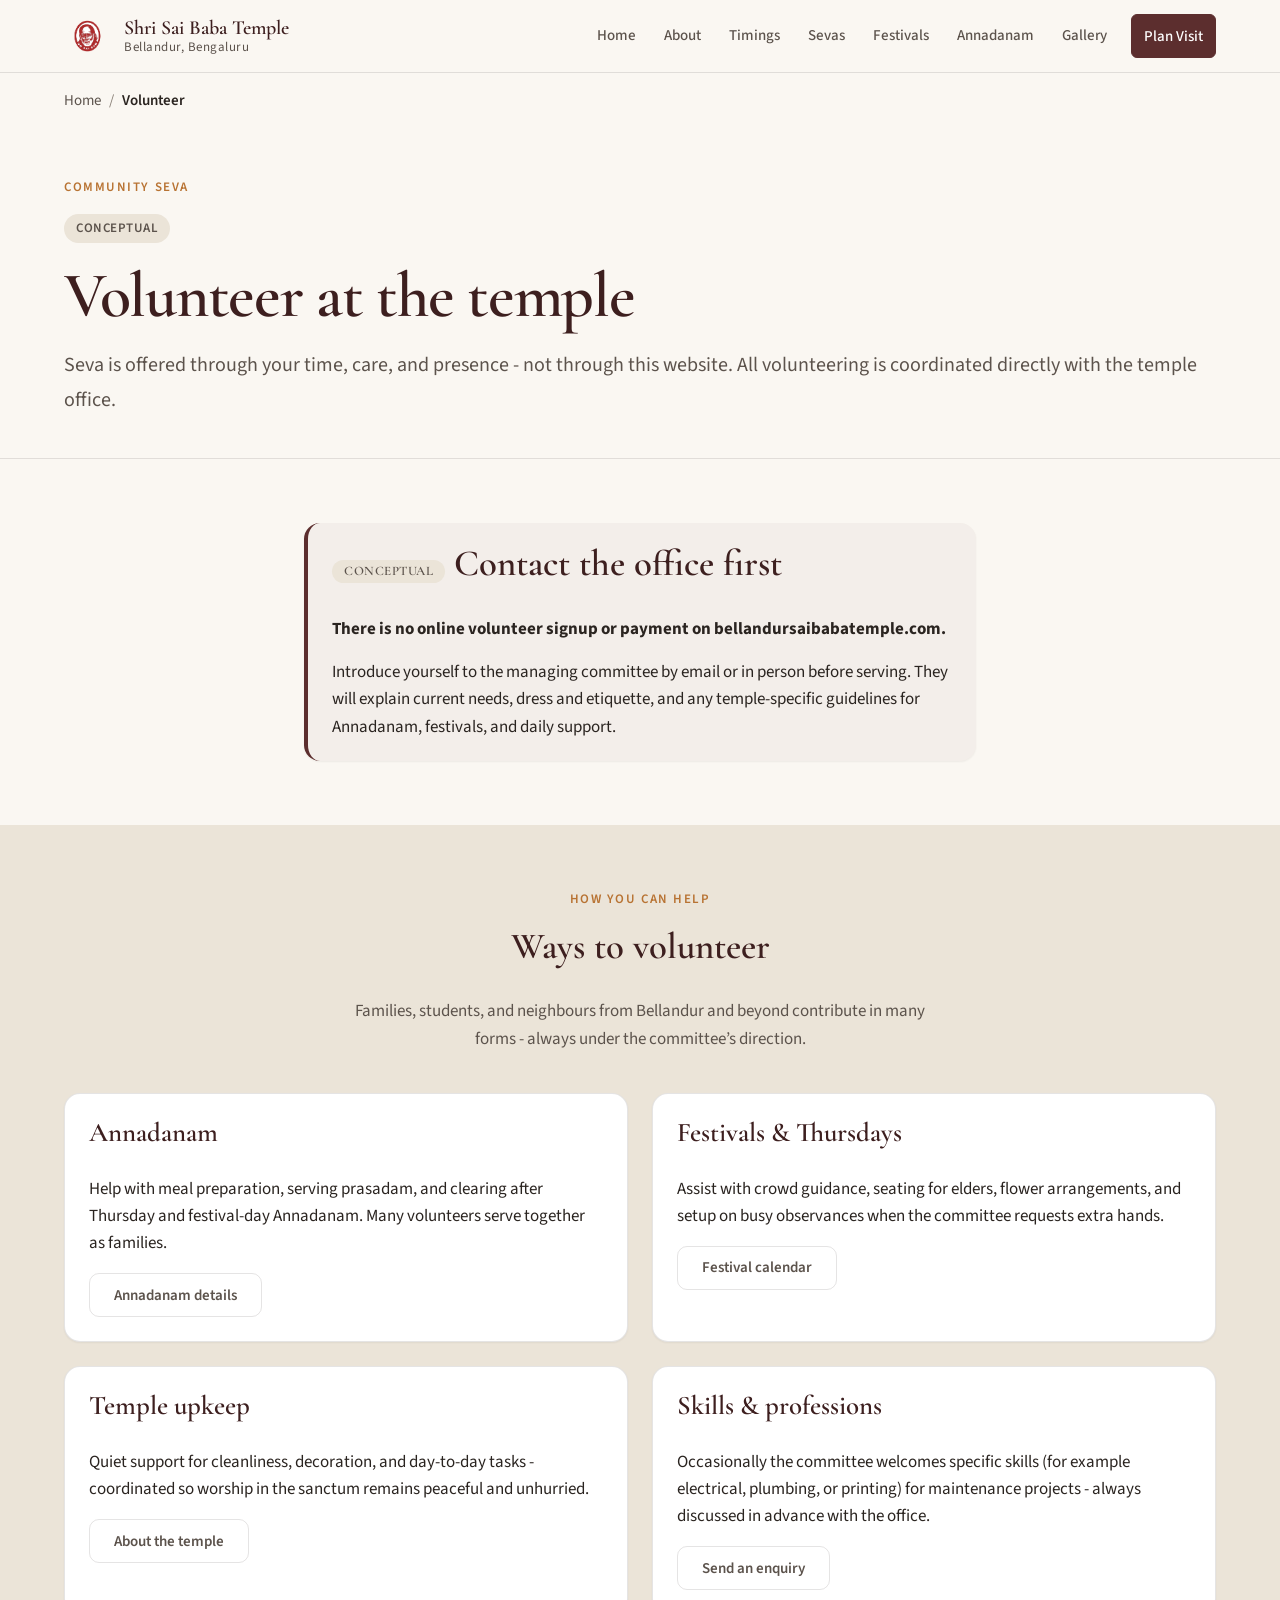
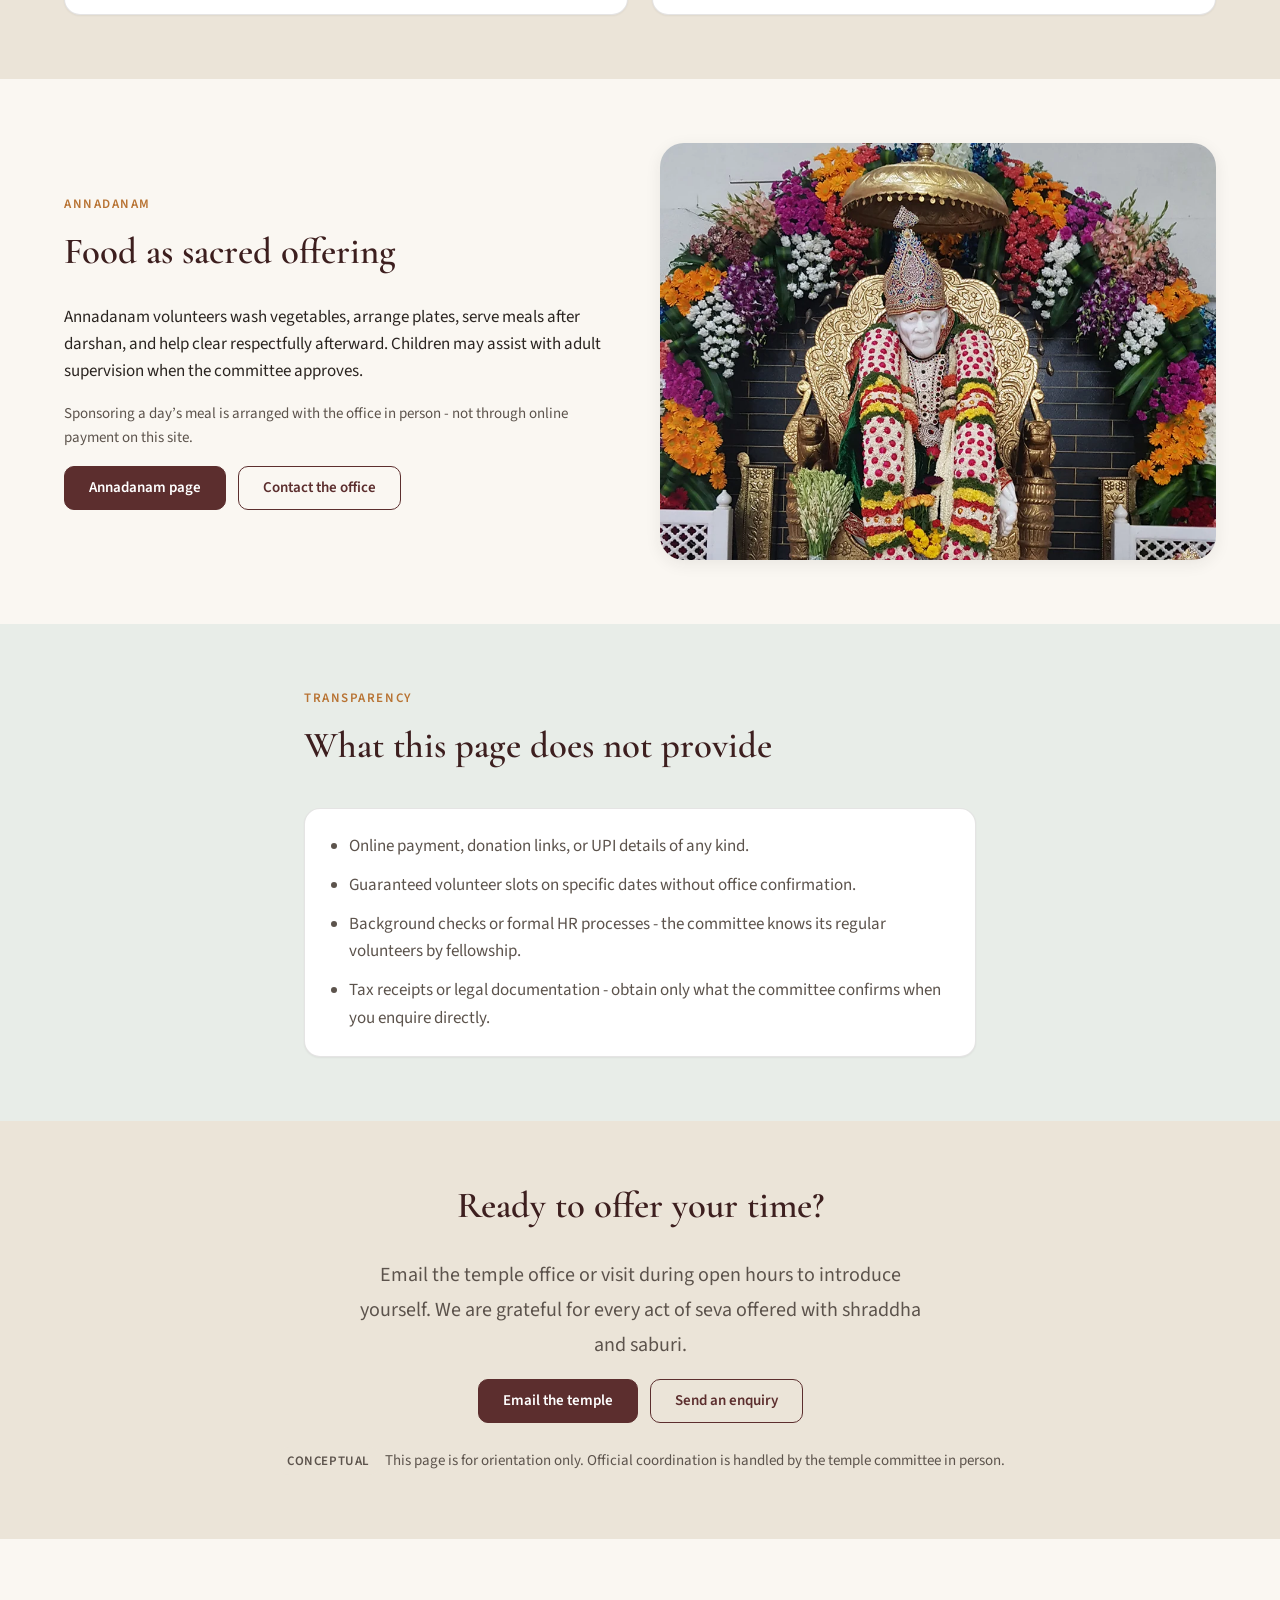
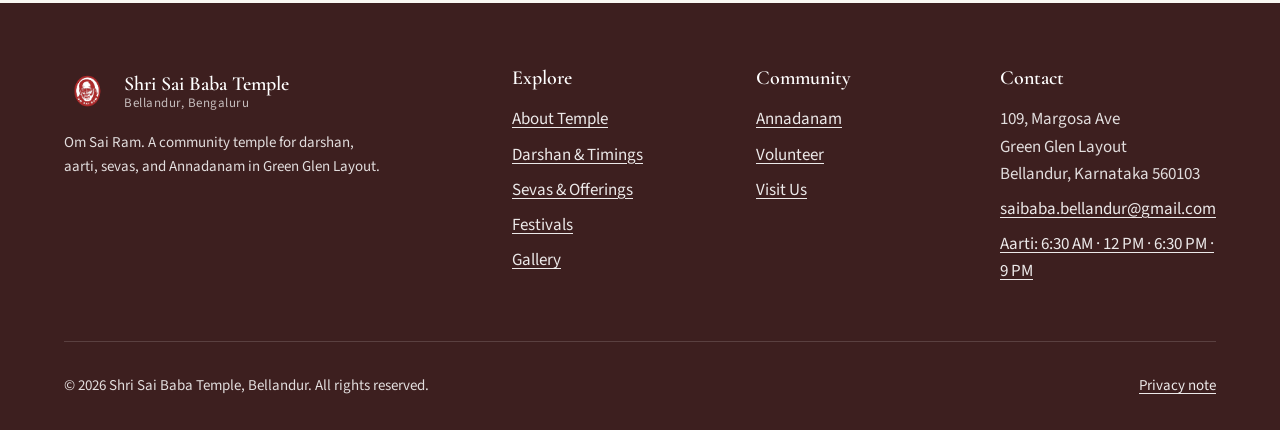
<file: volunteer.html>
<!DOCTYPE html>
<html lang="en">

<head>
  <meta charset="utf-8" />
  <meta name="viewport" content="width=device-width, initial-scale=1" />
  <title>Volunteer | Shri Sai Baba Temple, Bellandur</title>
  <meta name="description" content="Conceptual overview of volunteering at Shri Sai Baba Temple, Bellandur - Annadanam, festivals, and temple seva. Contact the office directly; no online signup or payments." />
  <link rel="canonical" href="https://bellandursaibabatemple.com/volunteer.html" />
  <meta property="og:type" content="website" />
  <meta property="og:url" content="https://bellandursaibabatemple.com/volunteer.html" />
  <meta property="og:title" content="Volunteer - Shri Sai Baba Temple, Bellandur" />
  <meta property="og:description" content="Ways to offer your time for Annadanam, festivals, and temple support. Contact-first - no online payments on this website." />
  <meta property="og:image" content="https://bellandursaibabatemple.com/assets/images/bhumi-puja.webp" />
  <meta name="twitter:card" content="summary_large_image" />
  <meta name="twitter:title" content="Volunteer - Shri Sai Baba Temple, Bellandur" />
  <meta name="twitter:description" content="Contact the temple office to volunteer for Annadanam and community seva in Bellandur." />
  <link rel="icon" href="assets/icons/favicon.svg" type="image/svg+xml" />
  <link rel="preconnect" href="https://fonts.googleapis.com" />
  <link rel="preconnect" href="https://fonts.gstatic.com" crossorigin />
  <link href="https://fonts.googleapis.com/css2?family=Cormorant+Garamond:ital,wght@0,500;0,600;0,700;1,500&family=Source+Sans+3:wght@400;500;600;700&display=swap" rel="stylesheet" />
  <link rel="stylesheet" href="assets/css/style.css" />
  <link rel="stylesheet" href="assets/css/components.css" />
  <link rel="stylesheet" href="assets/css/responsive.css" />
</head>

<body>
  <a href="#main" class="skip-link">Skip to main content</a>

  <header class="site-header">
    <div class="container site-header__inner">
      <a href="index.html" class="site-logo" aria-label="Shri Sai Baba Temple, Bellandur - Home">
        <img src="assets/images/logo.webp" alt="" width="48" height="48" />
        <span class="site-logo__text">
          <span class="site-logo__name">Shri Sai Baba Temple</span>
          <span class="site-logo__place">Bellandur, Bengaluru</span>
        </span>
      </a>

      <nav class="nav-primary" aria-label="Primary">
        <a href="index.html">Home</a>
        <a href="about.html">About</a>
        <a href="timings.html">Timings</a>
        <a href="sevas.html">Sevas</a>
        <a href="festivals.html">Festivals</a>
        <a href="annadanam.html">Annadanam</a>
        <a href="gallery.html">Gallery</a>
        <a href="visit.html" class="btn btn--primary nav-cta">Plan Visit</a>
      </nav>

      <button type="button" class="nav-toggle" data-nav-toggle aria-expanded="false" aria-controls="mobile-nav" aria-label="Open menu">
        <svg xmlns="http://www.w3.org/2000/svg" width="24" height="24" viewBox="0 0 24 24" fill="none" stroke="currentColor" stroke-width="2" stroke-linecap="round" stroke-linejoin="round" aria-hidden="true">
          <line x1="4" x2="20" y1="12" y2="12"></line>
          <line x1="4" x2="20" y1="6" y2="6"></line>
          <line x1="4" x2="20" y1="18" y2="18"></line>
        </svg>
      </button>
    </div>
  </header>

  <div class="mobile-nav" data-mobile-nav id="mobile-nav" aria-hidden="true">
    <div class="mobile-nav__backdrop" data-nav-backdrop></div>
    <div class="mobile-nav__panel">
      <button type="button" class="nav-toggle mobile-nav__close" data-nav-close aria-label="Close menu">
        <svg xmlns="http://www.w3.org/2000/svg" width="24" height="24" viewBox="0 0 24 24" fill="none" stroke="currentColor" stroke-width="2" stroke-linecap="round" stroke-linejoin="round" aria-hidden="true">
          <path d="M18 6 6 18"></path>
          <path d="m6 6 12 12"></path>
        </svg>
      </button>
      <nav aria-label="Mobile">
        <ul class="mobile-nav__links">
          <li><a href="index.html">Home</a></li>
          <li><a href="about.html">About</a></li>
          <li><a href="timings.html">Timings</a></li>
          <li><a href="sevas.html">Sevas</a></li>
          <li><a href="festivals.html">Festivals</a></li>
          <li><a href="annadanam.html">Annadanam</a></li>
          <li><a href="gallery.html">Gallery</a></li>
          <li><a href="visit.html">Visit Us</a></li>
          <li><a href="volunteer.html" aria-current="page">Volunteer</a></li>
        </ul>
      </nav>
    </div>
  </div>

  <main id="main">
    <div class="container">
      <nav class="breadcrumbs" aria-label="Breadcrumb">
        <ol>
          <li><a href="index.html">Home</a></li>
          <li><span aria-current="page">Volunteer</span></li>
        </ol>
      </nav>
    </div>

    <header class="page-hero">
      <div class="container">
        <p class="eyebrow">Community seva</p>
        <p><span class="badge badge--sample">CONCEPTUAL</span></p>
        <h1>Volunteer at the temple</h1>
        <p class="lead mb-0">Seva is offered through your time, care, and presence - not through this website. All volunteering is coordinated directly with the temple office.</p>
      </div>
    </header>

    <section class="section" aria-labelledby="volunteer-notice-heading">
      <div class="container container--narrow">
        <div class="callout callout--thursday" role="note">
          <h2 id="volunteer-notice-heading" class="mt-0">
            <span class="badge badge--sample">CONCEPTUAL</span>
            Contact the office first
          </h2>
          <p><strong>There is no online volunteer signup or payment on bellandursaibabatemple.com.</strong></p>
          <p class="mb-0">Introduce yourself to the managing committee by email or in person before serving. They will explain current needs, dress and etiquette, and any temple-specific guidelines for Annadanam,
            festivals, and daily support.</p>
        </div>
      </div>
    </section>

    <section class="section section--sand" aria-labelledby="ways-heading">
      <div class="container">
        <header class="section__header section__header--center">
          <p class="eyebrow">How you can help</p>
          <h2 id="ways-heading">Ways to volunteer</h2>
          <p class="text-muted mb-0">Families, students, and neighbours from Bellandur and beyond contribute in many forms - always under the committee’s direction.</p>
        </header>
        <div class="card-grid card-grid--2">
          <article class="card">
            <div class="card__body">
              <h3 class="mt-0">Annadanam</h3>
              <p>Help with meal preparation, serving prasadam, and clearing after Thursday and festival-day Annadanam. Many volunteers serve together as families.</p>
              <a href="annadanam.html" class="btn btn--ghost">Annadanam details</a>
            </div>
          </article>
          <article class="card">
            <div class="card__body">
              <h3 class="mt-0">Festivals &amp; Thursdays</h3>
              <p>Assist with crowd guidance, seating for elders, flower arrangements, and setup on busy observances when the committee requests extra hands.</p>
              <a href="festivals.html" class="btn btn--ghost">Festival calendar</a>
            </div>
          </article>
          <article class="card">
            <div class="card__body">
              <h3 class="mt-0">Temple upkeep</h3>
              <p>Quiet support for cleanliness, decoration, and day-to-day tasks - coordinated so worship in the sanctum remains peaceful and unhurried.</p>
              <a href="about.html" class="btn btn--ghost">About the temple</a>
            </div>
          </article>
          <article class="card">
            <div class="card__body">
              <h3 class="mt-0">Skills &amp; professions</h3>
              <p>Occasionally the committee welcomes specific skills (for example electrical, plumbing, or printing) for maintenance projects - always discussed in advance with the office.</p>
              <a href="visit.html#enquiry-heading" class="btn btn--ghost">Send an enquiry</a>
            </div>
          </article>
        </div>
      </div>
    </section>

    <section class="section" aria-labelledby="volunteer-annadanam-heading">
      <div class="container split split--reverse">
        <div class="split__media">
          <img src="assets/images/bhumi-puja.webp" alt="Community volunteers at a temple gathering in Bellandur" width="800" height="600" loading="lazy" />
        </div>
        <div>
          <p class="eyebrow">Annadanam</p>
          <h2 id="volunteer-annadanam-heading">Food as sacred offering</h2>
          <p>Annadanam volunteers wash vegetables, arrange plates, serve meals after darshan, and help clear respectfully afterward. Children may assist with adult supervision when the committee approves.</p>
          <p class="text-muted text-small">Sponsoring a day’s meal is arranged with the office in person - not through online payment on this site.</p>
          <div class="btn-group">
            <a href="annadanam.html" class="btn btn--primary">Annadanam page</a>
            <a href="visit.html#enquiry-heading" class="btn btn--secondary">Contact the office</a>
          </div>
        </div>
      </div>
    </section>

    <section class="section section--leaf" aria-labelledby="no-payments-heading">
      <div class="container container--narrow">
        <header class="section__header">
          <p class="eyebrow">Transparency</p>
          <h2 id="no-payments-heading">What this page does not provide</h2>
        </header>
        <div class="card">
          <div class="card__body">
            <ul style="padding-left: 1.25rem; margin: 0; color: var(--color-ink-muted);">
              <li style="margin-bottom: var(--space-3);">Online payment, donation links, or UPI details of any kind.</li>
              <li style="margin-bottom: var(--space-3);">Guaranteed volunteer slots on specific dates without office confirmation.</li>
              <li style="margin-bottom: var(--space-3);">Background checks or formal HR processes - the committee knows its regular volunteers by fellowship.</li>
              <li>Tax receipts or legal documentation - obtain only what the committee confirms when you enquire directly.</li>
            </ul>
          </div>
        </div>
      </div>
    </section>

    <section class="section section--sand" aria-labelledby="volunteer-cta-heading">
      <div class="container text-center">
        <h2 id="volunteer-cta-heading">Ready to offer your time?</h2>
        <p class="lead" style="margin-inline: auto; max-width: 36rem;">Email the temple office or visit during open hours to introduce yourself. We are grateful for every act of seva offered with shraddha and saburi.</p>
        <div class="btn-group" style="justify-content: center;">
          <a href="mailto:saibaba.bellandur@gmail.com" class="btn btn--primary">Email the temple</a>
          <a href="visit.html#enquiry-heading" class="btn btn--secondary">Send an enquiry</a>
        </div>
        <p class="text-small text-muted mb-0" style="margin-top: var(--space-6);">
          <span class="badge badge--sample">CONCEPTUAL</span>
          This page is for orientation only. Official coordination is handled by the temple committee in person.
        </p>
      </div>
    </section>
  </main>

  <footer class="site-footer">
    <div class="container">
      <div class="site-footer__grid">
        <div>
          <a href="index.html" class="site-logo" style="color: var(--color-white); margin-bottom: var(--space-4);">
            <img src="assets/images/logo.webp" alt="" width="48" height="48" />
            <span class="site-logo__text">
              <span class="site-logo__name" style="color: var(--color-white);">Shri Sai Baba Temple</span>
              <span class="site-logo__place" style="color: rgba(255,255,255,0.7);">Bellandur, Bengaluru</span>
            </span>
          </a>
          <p class="text-small" style="max-width: 20rem;">Om Sai Ram. A community temple for darshan, aarti, sevas, and Annadanam in Green Glen Layout.</p>
        </div>
        <div>
          <h3>Explore</h3>
          <ul>
            <li><a href="about.html">About Temple</a></li>
            <li><a href="timings.html">Darshan &amp; Timings</a></li>
            <li><a href="sevas.html">Sevas &amp; Offerings</a></li>
            <li><a href="festivals.html">Festivals</a></li>
            <li><a href="gallery.html">Gallery</a></li>
          </ul>
        </div>
        <div>
          <h3>Community</h3>
          <ul>
            <li><a href="annadanam.html">Annadanam</a></li>
            <li><a href="volunteer.html">Volunteer</a></li>
            <li><a href="visit.html">Visit Us</a></li>
          </ul>
        </div>
        <div>
          <h3>Contact</h3>
          <ul>
            <li>109, Margosa Ave<br />Green Glen Layout<br />Bellandur, Karnataka 560103</li>
            <li><a href="mailto:saibaba.bellandur@gmail.com">saibaba.bellandur@gmail.com</a></li>
            <li><a href="timings.html">Aarti: 6:30 AM · 12 PM · 6:30 PM · 9 PM</a></li>
          </ul>
        </div>
      </div>
      <div class="site-footer__bottom">
        <p class="mb-0">&copy; <span id="year">2026</span> Shri Sai Baba Temple, Bellandur. All rights reserved.</p>
        <p class="mb-0"><a href="visit.html#privacy">Privacy note</a></p>
      </div>
    </div>
  </footer>

  <script src="assets/js/navigation.js" defer></script>
  <script src="assets/js/main.js" defer></script>
  <script>
    document.getElementById('year').textContent = new Date().getFullYear();
  </script>
</body>

</html>
</file>
<file: assets/css/style.css>
/* style.css - Design tokens, reset, typography, layout primitives */

:root {
  --color-ivory: #faf7f2;
  --color-sandstone: #ebe4d8;
  --color-sandstone-deep: #d9cfc0;
  --color-saffron: #b87333;
  --color-saffron-soft: #d4a574;
  --color-maroon: #5c2e2e;
  --color-maroon-deep: #3d1f1f;
  --color-leaf: #5a6b5a;
  --color-leaf-soft: #e8ede8;
  --color-ink: #2a2420;
  --color-ink-muted: #5c534c;
  --color-ink-faint: #8a8178;
  --color-white: #ffffff;
  --color-border: rgba(42, 36, 32, 0.12);
  --color-border-strong: rgba(42, 36, 32, 0.2);
  --color-focus: #b87333;
  --color-error: #8b2e2e;
  --color-success: #3d5c3d;

  --font-display: 'Cormorant Garamond', Georgia, 'Times New Roman', serif;
  --font-body: 'Source Sans 3', system-ui, -apple-system, sans-serif;

  --text-xs: clamp(0.75rem, 0.7rem + 0.2vw, 0.8125rem);
  --text-sm: clamp(0.875rem, 0.82rem + 0.25vw, 0.9375rem);
  --text-base: clamp(1rem, 0.95rem + 0.25vw, 1.0625rem);
  --text-lg: clamp(1.125rem, 1.05rem + 0.35vw, 1.25rem);
  --text-xl: clamp(1.375rem, 1.2rem + 0.6vw, 1.75rem);
  --text-2xl: clamp(1.75rem, 1.5rem + 1vw, 2.5rem);
  --text-3xl: clamp(2.25rem, 1.8rem + 1.5vw, 3.25rem);
  --text-hero: clamp(2.75rem, 2rem + 2.5vw, 4.5rem);

  --leading-tight: 1.15;
  --leading-snug: 1.35;
  --leading-normal: 1.6;
  --leading-relaxed: 1.75;

  --space-1: 0.25rem;
  --space-2: 0.5rem;
  --space-3: 0.75rem;
  --space-4: 1rem;
  --space-5: 1.25rem;
  --space-6: 1.5rem;
  --space-8: 2rem;
  --space-10: 2.5rem;
  --space-12: 3rem;
  --space-16: 4rem;
  --space-20: 5rem;
  --space-24: 6rem;

  --container-max: 72rem;
  --container-narrow: 42rem;
  --header-height: 4.5rem;
  --radius-sm: 0.375rem;
  --radius-md: 0.625rem;
  --radius-lg: 1rem;
  --radius-xl: 1.5rem;
  --radius-full: 9999px;

  --shadow-sm: 0 1px 2px rgba(42, 36, 32, 0.06);
  --shadow-md: 0 4px 16px rgba(42, 36, 32, 0.08);
  --shadow-lg: 0 12px 40px rgba(42, 36, 32, 0.1);

  --ease-out: cubic-bezier(0.22, 1, 0.36, 1);
  --duration-fast: 150ms;
  --duration-normal: 250ms;
}

*,
*::before,
*::after {
  box-sizing: border-box;
}

html {
  scroll-behavior: smooth;
}

@media (prefers-reduced-motion: reduce) {
  html {
    scroll-behavior: auto;
  }

  *,
  *::before,
  *::after {
    animation-duration: 0.01ms !important;
    animation-iteration-count: 1 !important;
    transition-duration: 0.01ms !important;
  }
}

body {
  margin: 0;
  font-family: var(--font-body);
  font-size: var(--text-base);
  line-height: var(--leading-normal);
  color: var(--color-ink);
  background-color: var(--color-ivory);
  -webkit-font-smoothing: antialiased;
  text-rendering: optimizeLegibility;
}

img,
svg,
video {
  display: block;
  max-width: 100%;
  height: auto;
}

a {
  color: var(--color-maroon);
  text-decoration-thickness: 1px;
  text-underline-offset: 0.2em;
}

a:hover {
  color: var(--color-saffron);
}

:focus {
  outline: none;
}

:focus-visible {
  outline: 2px solid var(--color-focus);
  outline-offset: 3px;
}

.skip-link {
  position: absolute;
  top: var(--space-4);
  left: var(--space-4);
  z-index: 1000;
  padding: var(--space-3) var(--space-5);
  background: var(--color-maroon);
  color: var(--color-white);
  border-radius: var(--radius-md);
  font-weight: 600;
  text-decoration: none;
  transform: translateY(-200%);
  transition: transform var(--duration-fast) var(--ease-out);
}

.skip-link:focus {
  transform: translateY(0);
}

.container {
  width: min(100% - var(--space-8), var(--container-max));
  margin-inline: auto;
}

.container--narrow {
  width: min(100% - var(--space-8), var(--container-narrow));
  margin-inline: auto;
}

.sr-only {
  position: absolute;
  width: 1px;
  height: 1px;
  padding: 0;
  margin: -1px;
  overflow: hidden;
  clip: rect(0, 0, 0, 0);
  white-space: nowrap;
  border: 0;
}

h1,
h2,
h3,
h4 {
  font-family: var(--font-display);
  font-weight: 600;
  line-height: var(--leading-tight);
  color: var(--color-maroon-deep);
  margin-top: 0;
}

h1 {
  font-size: var(--text-hero);
  letter-spacing: -0.02em;
}

h2 {
  font-size: var(--text-2xl);
}

h3 {
  font-size: var(--text-xl);
}

h4 {
  font-size: var(--text-lg);
}

p {
  margin-top: 0;
  margin-bottom: var(--space-4);
}

.lead {
  font-size: var(--text-lg);
  line-height: var(--leading-relaxed);
  color: var(--color-ink-muted);
}

.eyebrow {
  font-family: var(--font-body);
  font-size: var(--text-xs);
  font-weight: 600;
  letter-spacing: 0.12em;
  text-transform: uppercase;
  color: var(--color-saffron);
}

.section {
  padding-block: var(--space-16);
}

.section--sand {
  background: var(--color-sandstone);
}

.section--leaf {
  background: var(--color-leaf-soft);
}

.section__header {
  margin-bottom: var(--space-10);
  max-width: 38rem;
}

.section__header--center {
  margin-inline: auto;
  text-align: center;
}

.breadcrumbs {
  padding-block: var(--space-4);
  font-size: var(--text-sm);
}

.breadcrumbs ol {
  display: flex;
  flex-wrap: wrap;
  gap: var(--space-2);
  list-style: none;
  padding: 0;
  margin: 0;
}

.breadcrumbs li:not(:last-child)::after {
  content: '/';
  margin-left: var(--space-2);
  color: var(--color-ink-faint);
}

.breadcrumbs a {
  color: var(--color-ink-muted);
  text-decoration: none;
}

.breadcrumbs a:hover {
  text-decoration: underline;
}

.breadcrumbs [aria-current='page'] {
  color: var(--color-ink);
  font-weight: 600;
}

.page-hero {
  padding-block: var(--space-12) var(--space-10);
  border-bottom: 1px solid var(--color-border);
}

.page-hero h1 {
  margin-bottom: var(--space-4);
}

.text-center {
  text-align: center;
}

.text-muted {
  color: var(--color-ink-muted);
}

.text-small {
  font-size: var(--text-sm);
}

.mt-0 {
  margin-top: 0;
}

.mb-0 {
  margin-bottom: 0;
}

.section--lazy {
  content-visibility: auto;
  contain-intrinsic-size: auto 32rem;
}
</file>
<file: assets/css/components.css>
/* Components */

/* Site header */
.site-header {
  position: sticky;
  top: 0;
  z-index: 100;
  background: rgba(250, 247, 242, 0.92);
  backdrop-filter: blur(12px);
  border-bottom: 1px solid var(--color-border);
}

.site-header__inner {
  display: flex;
  align-items: center;
  justify-content: space-between;
  min-height: var(--header-height);
  gap: var(--space-4);
}

.site-logo {
  display: flex;
  align-items: center;
  gap: var(--space-3);
  text-decoration: none;
  color: var(--color-ink);
}

.site-logo img {
  width: 3rem;
  height: 3rem;
  object-fit: contain;
}

.site-logo__text {
  display: flex;
  flex-direction: column;
  line-height: 1.2;
}

.site-logo__name {
  font-family: var(--font-display);
  font-size: var(--text-lg);
  font-weight: 600;
  color: var(--color-maroon-deep);
}

.site-logo__place {
  font-size: var(--text-xs);
  color: var(--color-ink-muted);
  letter-spacing: 0.04em;
}

/* Nav — breakpoint visibility in responsive.css */
.nav-primary {
  align-items: center;
  gap: var(--space-1);
}

.nav-primary a {
  padding: var(--space-2) var(--space-3);
  font-size: var(--text-sm);
  font-weight: 500;
  color: var(--color-ink-muted);
  text-decoration: none;
  border-radius: var(--radius-sm);
  min-height: 2.75rem;
  display: inline-flex;
  align-items: center;
}

.nav-primary a:hover,
.nav-primary a[aria-current='page'] {
  color: var(--color-maroon);
  background: rgba(92, 46, 46, 0.06);
}

.nav-cta {
  margin-left: var(--space-2);
}

/* Mobile nav — shown only below 64rem (see responsive.css) */
.nav-toggle {
  align-items: center;
  justify-content: center;
  width: 2.75rem;
  height: 2.75rem;
  padding: 0;
  border: 1px solid var(--color-border);
  border-radius: var(--radius-md);
  background: var(--color-white);
  cursor: pointer;
}

.nav-toggle svg {
  width: 1.25rem;
  height: 1.25rem;
}

.mobile-nav {
  position: fixed;
  inset: 0;
  z-index: 200;
  visibility: hidden;
  pointer-events: none;
}

.mobile-nav.is-open {
  visibility: visible;
  pointer-events: auto;
}

.mobile-nav__backdrop {
  position: absolute;
  inset: 0;
  background: rgba(42, 36, 32, 0.4);
  opacity: 0;
  transition: opacity var(--duration-normal) var(--ease-out);
}

.mobile-nav.is-open .mobile-nav__backdrop {
  opacity: 1;
}

.mobile-nav__panel {
  position: absolute;
  top: 0;
  right: 0;
  width: min(20rem, 88vw);
  height: 100%;
  background: var(--color-ivory);
  padding: var(--space-6);
  box-shadow: var(--shadow-lg);
  transform: translateX(100%);
  transition: transform var(--duration-normal) var(--ease-out);
  overflow-y: auto;
}

.mobile-nav.is-open .mobile-nav__panel {
  transform: translateX(0);
}

.mobile-nav__close {
  margin-left: auto;
  margin-bottom: var(--space-6);
}

.mobile-nav__links {
  list-style: none;
  padding: 0;
  margin: 0;
}

.mobile-nav__links a {
  display: block;
  padding: var(--space-4);
  font-size: var(--text-lg);
  font-weight: 500;
  color: var(--color-ink);
  text-decoration: none;
  border-bottom: 1px solid var(--color-border);
  min-height: 2.75rem;
}

/* Buttons */
.btn {
  display: inline-flex;
  align-items: center;
  justify-content: center;
  gap: var(--space-2);
  min-height: 2.75rem;
  padding: var(--space-3) var(--space-6);
  font-family: var(--font-body);
  font-size: var(--text-sm);
  font-weight: 600;
  line-height: 1;
  text-decoration: none;
  border-radius: var(--radius-md);
  border: 1px solid transparent;
  cursor: pointer;
  transition:
    background var(--duration-fast) var(--ease-out),
    color var(--duration-fast) var(--ease-out),
    border-color var(--duration-fast) var(--ease-out);
}

.btn--primary {
  background: var(--color-maroon);
  color: var(--color-white) !important;
  border-color: var(--color-maroon);
}

.btn--primary:hover {
  background: var(--color-maroon-deep);
  color: var(--color-white);
}

.btn--secondary {
  background: transparent;
  color: var(--color-maroon);
  border-color: var(--color-maroon);
}

.btn--secondary:hover {
  background: rgba(92, 46, 46, 0.06);
}

.btn--ghost {
  background: transparent;
  color: var(--color-ink-muted);
  border-color: var(--color-border);
}

.btn--ghost:hover {
  border-color: var(--color-maroon);
  color: var(--color-maroon);
}

.btn-group {
  display: flex;
  flex-wrap: wrap;
  gap: var(--space-3);
}

/* Hero */
.hero {
  position: relative;
  min-height: clamp(28rem, 70vh, 40rem);
  display: flex;
  align-items: flex-end;
  padding-block: var(--space-16);
  overflow: hidden;
}

.hero__bg {
  position: absolute;
  inset: 0;
  background:
    linear-gradient(135deg, rgba(92, 46, 46, 0.75) 0%, rgba(42, 36, 32, 0.55) 50%, rgba(90, 107, 90, 0.35) 100%),
    url('../images/history-of-our-temple.webp') center / cover no-repeat;
}

.hero__pattern {
  position: absolute;
  inset: 0;
  opacity: 0.08;
  background-image: url("data:image/svg+xml,%3Csvg width='60' height='60' viewBox='0 0 60 60' xmlns='http://www.w3.org/2000/svg'%3E%3Cg fill='none' fill-rule='evenodd'%3E%3Cg fill='%23ffffff' fill-opacity='1'%3E%3Cpath d='M36 34v-4h-2v4h-4v2h4v4h2v-4h4v-2h-4zm0-30V0h-2v4h-4v2h4v4h2V6h4V4h-4zM6 34v-4H4v4H0v2h4v4h2v-4h4v-2H6zM6 4V0H4v4H0v2h4v4h2V6h4V4H6z'/%3E%3C/g%3E%3C/g%3E%3C/svg%3E");
}

.hero__content {
  position: relative;
  z-index: 1;
  color: var(--color-white);
  max-width: 40rem;
}

.hero__content h1 {
  color: var(--color-white);
  margin-bottom: var(--space-4);
}

.hero__content .lead {
  color: rgba(255, 255, 255, 0.9);
}

.hero__greeting {
  font-family: var(--font-display);
  font-size: var(--text-xl);
  font-style: italic;
  opacity: 0.95;
  margin-bottom: var(--space-2);
}

/* Quick access */
.quick-grid {
  display: grid;
  grid-template-columns: repeat(auto-fit, minmax(10rem, 1fr));
  gap: var(--space-4);
  margin-top: calc(var(--space-8) * -1);
  position: relative;
  z-index: 2;
}

.quick-card {
  display: flex;
  flex-direction: column;
  gap: var(--space-3);
  padding: var(--space-6);
  background: var(--color-white);
  border: 1px solid var(--color-border);
  border-radius: var(--radius-lg);
  box-shadow: var(--shadow-md);
  text-decoration: none;
  color: var(--color-ink);
  transition:
    transform var(--duration-fast) var(--ease-out),
    box-shadow var(--duration-fast) var(--ease-out);
}

.quick-card:hover {
  transform: translateY(-2px);
  box-shadow: var(--shadow-lg);
  color: var(--color-ink);
}

.quick-card__icon {
  width: 2rem;
  height: 2rem;
  color: var(--color-saffron);
}

.quick-card__title {
  font-family: var(--font-display);
  font-size: var(--text-lg);
  font-weight: 600;
  color: var(--color-maroon-deep);
  margin: 0;
}

.quick-card__desc {
  font-size: var(--text-sm);
  color: var(--color-ink-muted);
  margin: 0;
}

/* Cards */
.card {
  background: var(--color-white);
  border: 1px solid var(--color-border);
  border-radius: var(--radius-lg);
  overflow: hidden;
  box-shadow: var(--shadow-sm);
}

.card__body {
  padding: var(--space-6);
}

.card__media {
  aspect-ratio: 16 / 10;
  object-fit: cover;
  width: 100%;
}

/* Editorial split */
.split {
  display: grid;
  gap: var(--space-10);
  align-items: center;
}

@media (min-width: 48rem) {
  .split {
    grid-template-columns: 1fr 1fr;
  }

  .split--reverse .split__media {
    order: 2;
  }
}

.split__media {
  border-radius: var(--radius-xl);
  overflow: hidden;
  box-shadow: var(--shadow-md);
}

.split__media img {
  width: 100%;
  aspect-ratio: 4 / 3;
  object-fit: cover;
}

/* Timing table */
.timing-table {
  width: 100%;
  border-collapse: collapse;
  font-size: var(--text-base);
  background: var(--color-white);
  border-radius: var(--radius-lg);
  overflow: hidden;
  box-shadow: var(--shadow-sm);
  border: 1px solid var(--color-border);
}

.timing-table th,
.timing-table td {
  padding: var(--space-4) var(--space-5);
  text-align: left;
  border-bottom: 1px solid var(--color-border);
}

.timing-table th {
  background: var(--color-sandstone);
  font-weight: 600;
  color: var(--color-maroon-deep);
}

.timing-table tr:last-child td {
  border-bottom: none;
}

.timing-table time {
  font-weight: 600;
  color: var(--color-maroon);
}

/* Badge */
.badge {
  display: inline-flex;
  align-items: center;
  padding: var(--space-1) var(--space-3);
  font-size: var(--text-xs);
  font-weight: 600;
  letter-spacing: 0.04em;
  border-radius: var(--radius-full);
  background: var(--color-leaf-soft);
  color: var(--color-leaf);
}

.badge--saffron {
  background: rgba(184, 115, 51, 0.12);
  color: var(--color-saffron);
}

.badge--sample {
  background: var(--color-sandstone);
  color: var(--color-ink-muted);
}

/* Seva / event grids */
.card-grid {
  display: grid;
  gap: var(--space-6);
}

@media (min-width: 40rem) {
  .card-grid--2 {
    grid-template-columns: repeat(2, 1fr);
  }

  .card-grid--3 {
    grid-template-columns: repeat(3, 1fr);
  }
}

.seva-card h3 {
  margin-bottom: var(--space-2);
}

.seva-card p {
  font-size: var(--text-sm);
  color: var(--color-ink-muted);
  margin-bottom: var(--space-4);
}

.event-card .badge {
  margin-bottom: var(--space-3);
}

.event-card h3 {
  margin-bottom: var(--space-2);
}

/* FAQ accordion */
.accordion {
  border: 1px solid var(--color-border);
  border-radius: var(--radius-lg);
  overflow: hidden;
  background: var(--color-white);
}

.accordion__item + .accordion__item {
  border-top: 1px solid var(--color-border);
}

.accordion__trigger {
  width: 100%;
  display: flex;
  align-items: center;
  justify-content: space-between;
  gap: var(--space-4);
  padding: var(--space-5) var(--space-6);
  min-height: 2.75rem;
  font-family: var(--font-body);
  font-size: var(--text-base);
  font-weight: 600;
  text-align: left;
  color: var(--color-ink);
  background: transparent;
  border: none;
  cursor: pointer;
}

.accordion__trigger:hover {
  background: var(--color-sandstone);
}

.accordion__icon {
  flex-shrink: 0;
  width: 1.25rem;
  height: 1.25rem;
  transition: transform var(--duration-fast) var(--ease-out);
}

.accordion__trigger[aria-expanded='true'] .accordion__icon {
  transform: rotate(180deg);
}

.accordion__panel {
  padding: 0 var(--space-6) var(--space-5);
  color: var(--color-ink-muted);
}

.accordion__panel[hidden] {
  display: none;
}

/* Forms */
.form-group {
  margin-bottom: var(--space-5);
}

.form-group label {
  display: block;
  margin-bottom: var(--space-2);
  font-weight: 600;
  font-size: var(--text-sm);
}

.form-group input,
.form-group select,
.form-group textarea {
  width: 100%;
  min-height: 2.75rem;
  padding: var(--space-3) var(--space-4);
  font-family: var(--font-body);
  font-size: var(--text-base);
  border: 1px solid var(--color-border-strong);
  border-radius: var(--radius-md);
  background: var(--color-white);
  color: var(--color-ink);
}

.form-group textarea {
  min-height: 8rem;
  resize: vertical;
}

.form-group input:invalid:not(:placeholder-shown),
.form-group textarea:invalid:not(:placeholder-shown) {
  border-color: var(--color-error);
}

.form-error {
  font-size: var(--text-sm);
  color: var(--color-error);
  margin-top: var(--space-2);
}

.form-hint {
  font-size: var(--text-sm);
  color: var(--color-ink-faint);
  margin-top: var(--space-2);
}

.form-status {
  padding: var(--space-4);
  border-radius: var(--radius-md);
  font-size: var(--text-sm);
  margin-bottom: var(--space-5);
}

.form-status--success {
  background: var(--color-leaf-soft);
  color: var(--color-success);
}

.form-status--error {
  background: rgba(139, 46, 46, 0.08);
  color: var(--color-error);
}

/* Gallery */
.gallery-grid {
  display: grid;
  grid-template-columns: repeat(auto-fill, minmax(14rem, 1fr));
  gap: var(--space-4);
}

.gallery-item {
  position: relative;
  border: none;
  padding: 0;
  border-radius: var(--radius-lg);
  overflow: hidden;
  cursor: pointer;
  background: var(--color-sandstone);
  aspect-ratio: 4 / 3;
}

.gallery-item img {
  width: 100%;
  height: 100%;
  object-fit: cover;
  transition: transform var(--duration-normal) var(--ease-out);
}

.gallery-item:hover img {
  transform: scale(1.03);
}

.gallery-item__caption {
  position: absolute;
  inset-inline: 0;
  bottom: 0;
  padding: var(--space-4);
  background: linear-gradient(transparent, rgba(42, 36, 32, 0.75));
  color: var(--color-white);
  font-size: var(--text-sm);
  text-align: left;
}

/* Lightbox */
.lightbox {
  position: fixed;
  inset: 0;
  z-index: 300;
  display: flex;
  align-items: center;
  justify-content: center;
  padding: var(--space-6);
  background: rgba(42, 36, 32, 0.9);
  visibility: hidden;
  opacity: 0;
  transition: opacity var(--duration-normal) var(--ease-out);
}

.lightbox.is-open {
  visibility: visible;
  opacity: 1;
}

.lightbox__img {
  max-width: min(90vw, 56rem);
  max-height: 85vh;
  border-radius: var(--radius-md);
}

.lightbox__close {
  position: absolute;
  top: var(--space-4);
  right: var(--space-4);
}

/* Testimonials */
.testimonial {
  padding: var(--space-6);
  background: var(--color-white);
  border-radius: var(--radius-lg);
  border: 1px solid var(--color-border);
}

.testimonial blockquote {
  margin: 0 0 var(--space-4);
  font-family: var(--font-display);
  font-size: var(--text-lg);
  font-style: italic;
  line-height: var(--leading-snug);
  color: var(--color-ink);
}

.testimonial cite {
  font-size: var(--text-sm);
  font-style: normal;
  color: var(--color-ink-muted);
}

/* Notice / callout */
.callout {
  padding: var(--space-5) var(--space-6);
  border-radius: var(--radius-lg);
  border-left: 4px solid var(--color-saffron);
  background: var(--color-white);
  box-shadow: var(--shadow-sm);
}

.callout--thursday {
  border-left-color: var(--color-maroon);
  background: rgba(92, 46, 46, 0.04);
}

/* Footer */
.site-footer {
  background: var(--color-maroon-deep);
  color: rgba(255, 255, 255, 0.85);
  padding-block: var(--space-16) var(--space-8);
  margin-top: var(--space-16);
}

.site-footer a {
  color: rgba(255, 255, 255, 0.9);
}

.site-footer a:hover {
  color: var(--color-saffron-soft);
}

.site-footer__grid {
  display: grid;
  gap: var(--space-10);
  margin-bottom: var(--space-12);
}

@media (min-width: 48rem) {
  .site-footer__grid {
    grid-template-columns: 2fr 1fr 1fr 1fr;
  }
}

.site-footer h3 {
  color: var(--color-white);
  font-size: var(--text-lg);
  margin-bottom: var(--space-4);
}

.site-footer ul {
  list-style: none;
  padding: 0;
  margin: 0;
}

.site-footer li {
  margin-bottom: var(--space-2);
}

.site-footer__bottom {
  padding-top: var(--space-8);
  border-top: 1px solid rgba(255, 255, 255, 0.15);
  font-size: var(--text-sm);
  display: flex;
  flex-wrap: wrap;
  gap: var(--space-4);
  justify-content: space-between;
}

/* Map embed */
.map-embed {
  border-radius: var(--radius-lg);
  overflow: hidden;
  border: 1px solid var(--color-border);
  aspect-ratio: 16 / 10;
  min-height: 16rem;
}

.map-embed iframe {
  width: 100%;
  height: 100%;
  border: 0;
}

/* Announcement bar (future CMS) */
.announcement {
  background: var(--color-maroon);
  color: var(--color-white);
  text-align: center;
  padding: var(--space-3) var(--space-4);
  font-size: var(--text-sm);
}

/* Content visibility for perf */
.section--lazy {
  content-visibility: auto;
  contain-intrinsic-size: auto 32rem;
}

/* Pricing table */
.price-table td:last-child {
  font-weight: 600;
  color: var(--color-maroon);
}

.price-table .editable::after {
  content: ' *';
  color: var(--color-saffron);
  font-weight: 400;
}
</file>
<file: assets/css/responsive.css>
/* responsive.css - Breakpoint adjustments */

/* Navigation: desktop bar vs mobile drawer */
@media (max-width: 63.99rem) {
  .nav-primary {
    display: none;
  }

  .nav-toggle {
    display: inline-flex;
  }

  .mobile-nav {
    display: block;
  }
}

@media (min-width: 64rem) {
  .nav-primary {
    display: flex;
  }

  .nav-toggle {
    display: none;
  }

  .mobile-nav {
    display: none !important;
  }
}

@media (max-width: 63.99rem) {
  .site-logo__place {
    display: none;
  }

  .hero {
    min-height: clamp(22rem, 65vh, 32rem);
  }

  .quick-grid {
    margin-top: calc(var(--space-6) * -1);
  }

  .split {
    gap: var(--space-8);
  }

  .site-footer__grid {
    gap: var(--space-8);
  }
}

@media (max-width: 39.99rem) {
  .timing-table th,
  .timing-table td {
    padding: var(--space-3);
    font-size: var(--text-sm);
  }

  .btn-group {
    flex-direction: column;
    align-items: stretch;
  }

  .btn-group .btn {
    width: 100%;
  }

  .gallery-grid {
    grid-template-columns: repeat(2, 1fr);
  }

  .price-table {
    font-size: var(--text-sm);
  }
}

@media (min-width: 48rem) {
  .split {
    grid-template-columns: 1fr 1fr;
  }

  .split--reverse .split__media {
    order: 2;
  }
}

@media (min-width: 40rem) {
  .card-grid--2 {
    display: grid;
    grid-template-columns: repeat(2, 1fr);
    gap: var(--space-6);
  }

  .card-grid--3 {
    display: grid;
    grid-template-columns: repeat(3, 1fr);
    gap: var(--space-6);
  }
}
</file>
